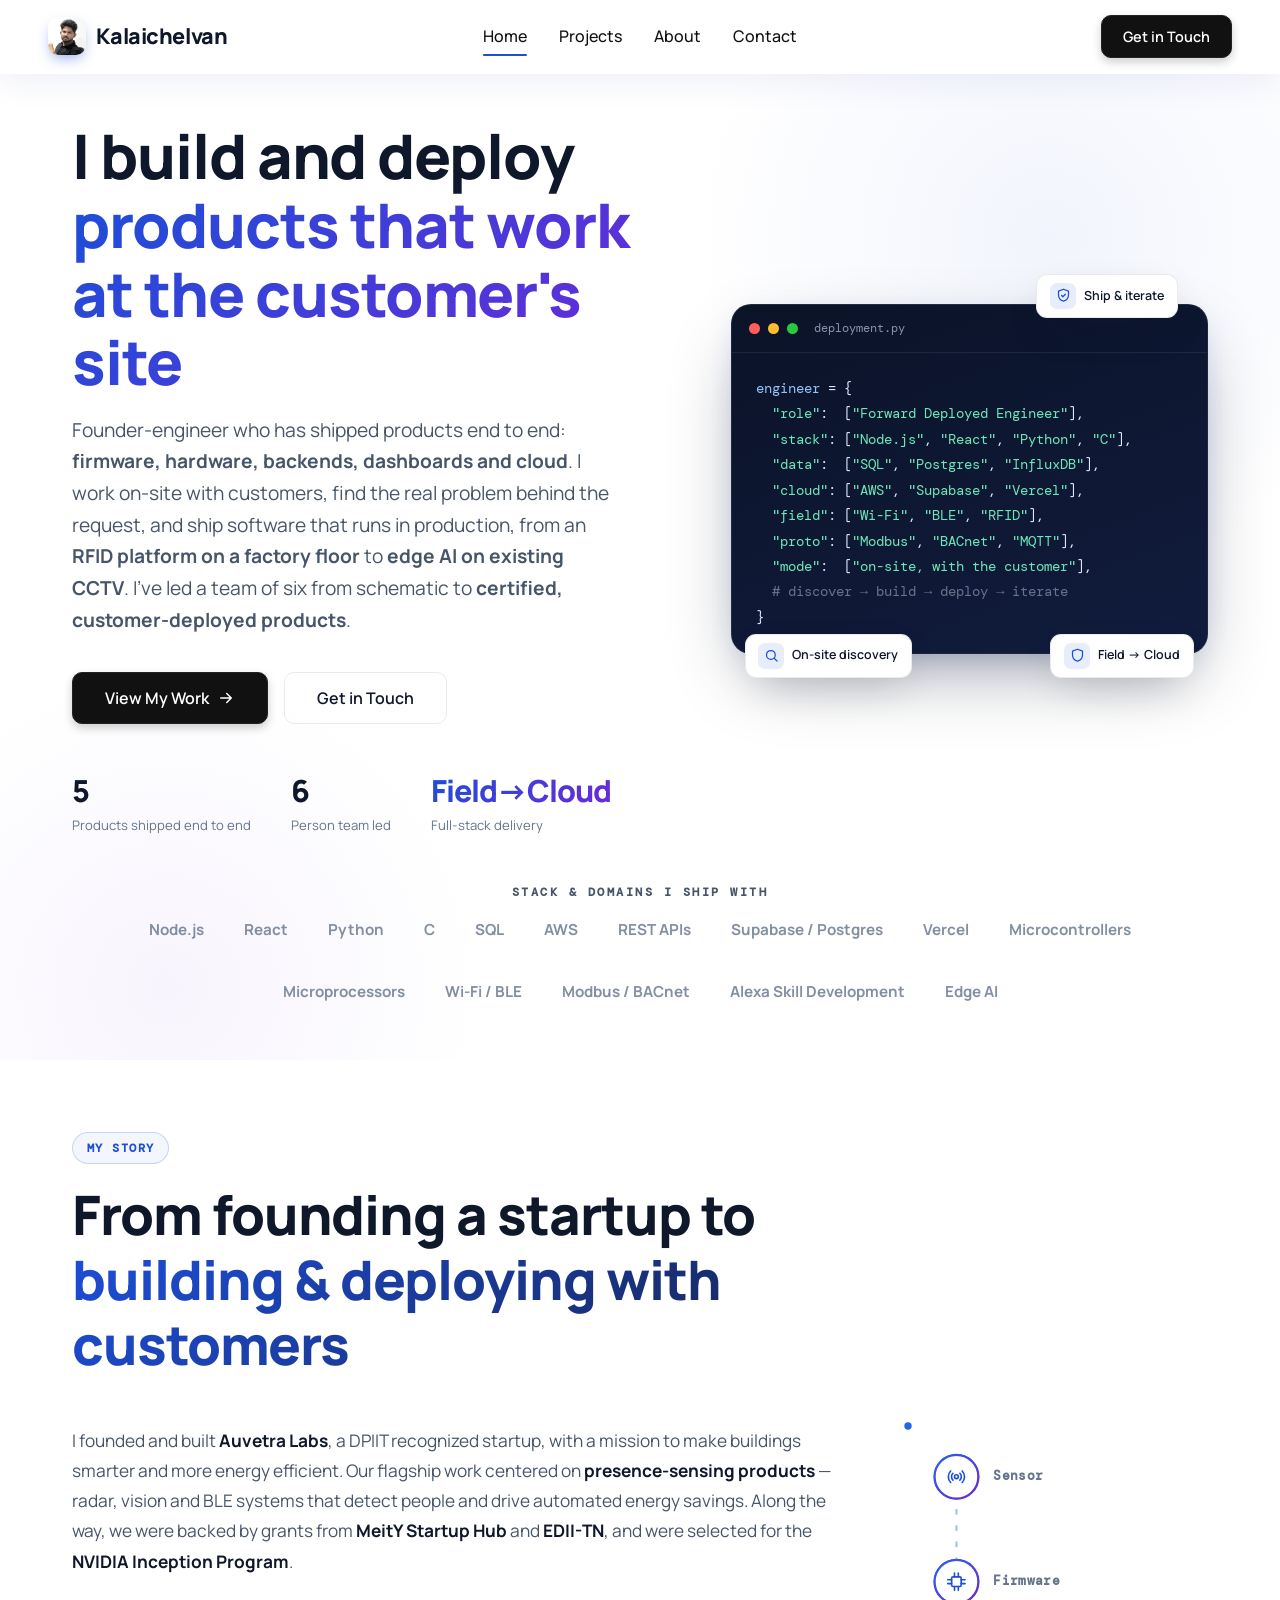
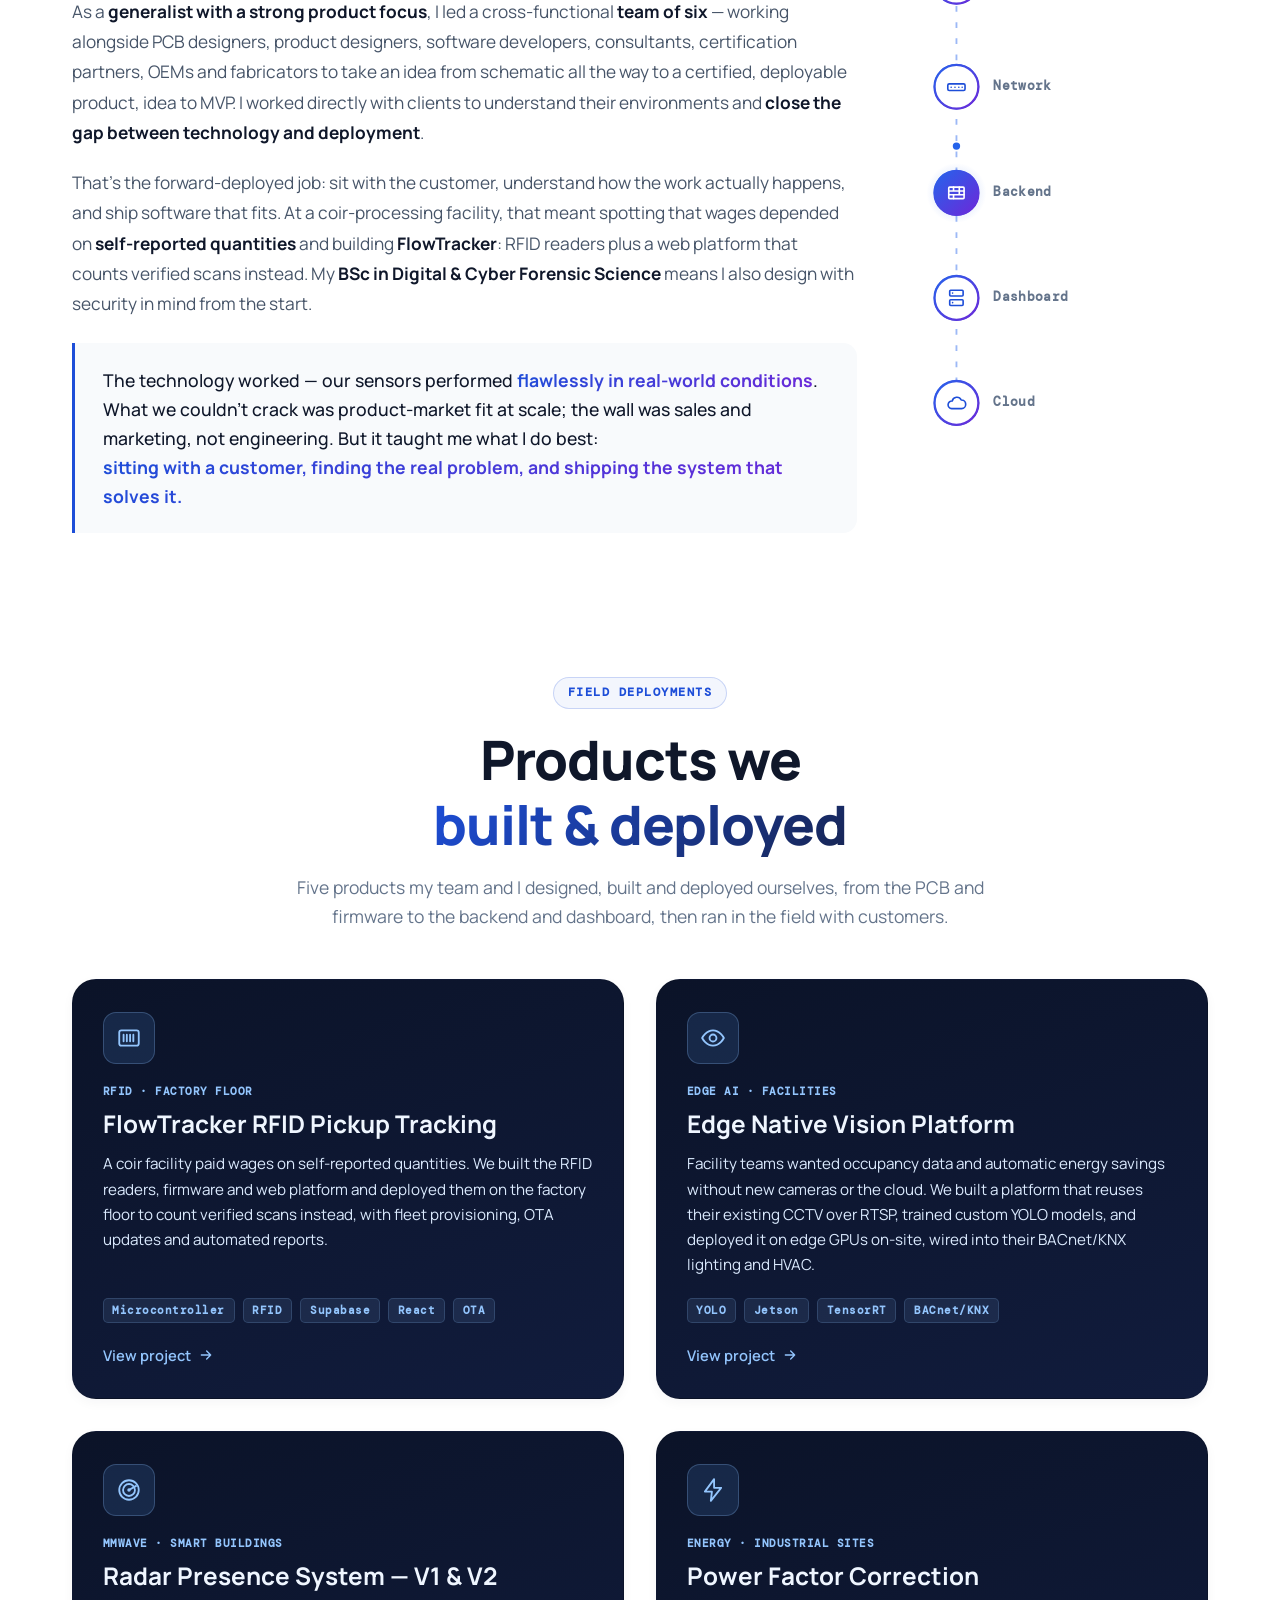
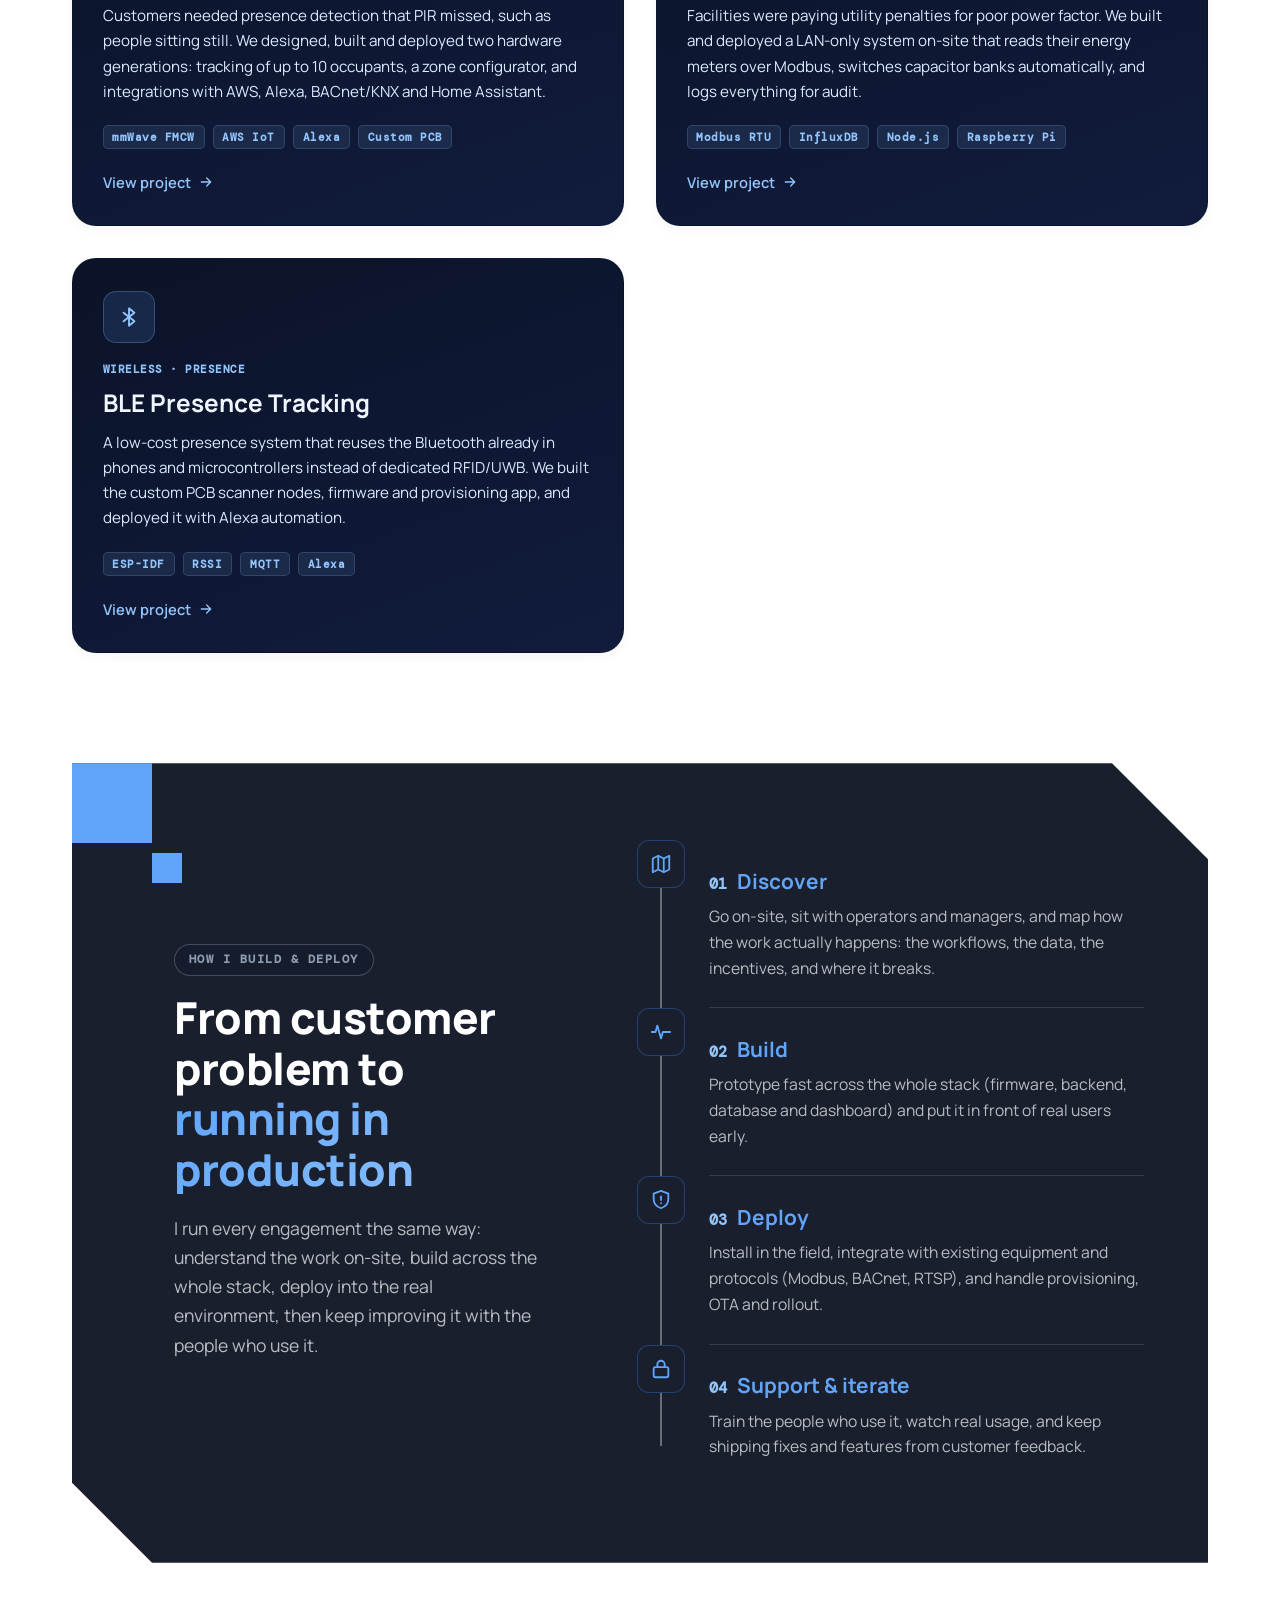
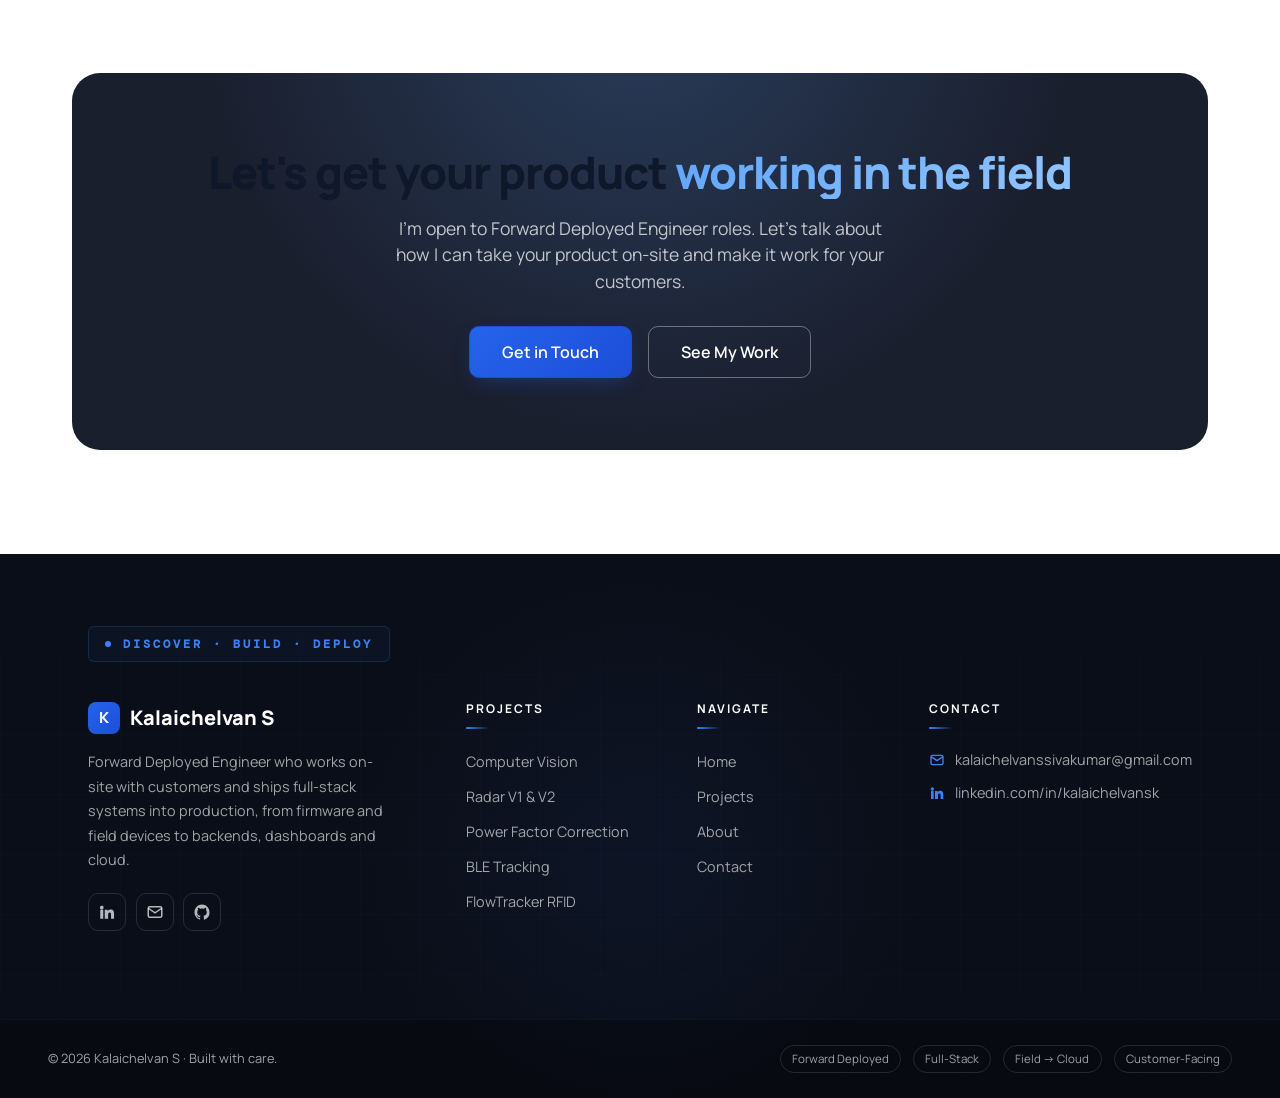
<file: index.html>
<!DOCTYPE html>
<html lang="en">
<head>
  <meta charset="UTF-8" />
  <meta name="viewport" content="width=device-width, initial-scale=1.0" />
  <title>Kalaichelvan S — Forward Deployed Engineer</title>
  <meta name="description" content="Kalaichelvan S — Forward Deployed Engineer. Founder-engineer who works on-site with customers and ships full-stack systems into production, from firmware and field devices to backends, dashboards and cloud, secure by design." />
  <link rel="preconnect" href="https://fonts.googleapis.com" />
  <link rel="preconnect" href="https://fonts.gstatic.com" crossorigin />
  <link href="https://fonts.googleapis.com/css2?family=Manrope:wght@400;500;600;700;800&family=Inter:wght@400;500;600;700&family=DM+Mono:wght@400;500&display=swap" rel="stylesheet" />
  <link rel="stylesheet" href="assets/css/styles.css" />
</head>
<body>

  <!-- NAV -->
  <nav class="navbar" aria-label="Primary">
    <div class="nav-container">
      <a class="nav-logo" href="index.html"><img class="logo-mark logo-photo" src="assets/img/profile.jpg" alt="Kalaichelvan S" />Kalaichelvan</a>
      <div class="nav-links">
        <a href="index.html" class="nav-link active">Home</a>
        <a href="projects.html" class="nav-link">Projects</a>
        <a href="about.html" class="nav-link">About</a>
        <a href="contact.html" class="nav-link">Contact</a>
      </div>
      <div class="nav-right">
        <a href="contact.html" class="btn btn-dark btn-sm">Get in Touch</a>
        <button class="mobile-menu-btn" aria-label="Menu" aria-expanded="false">
          <svg class="icon-open" viewBox="0 0 24 24" fill="none" stroke="currentColor" stroke-width="2" stroke-linecap="round"><path d="M4 6h16M4 12h16M4 18h16"/></svg>
          <svg class="icon-close" viewBox="0 0 24 24" fill="none" stroke="currentColor" stroke-width="2" stroke-linecap="round"><path d="M6 6l12 12M18 6L6 18"/></svg>
        </button>
      </div>
    </div>
  </nav>
  <div class="navbar-spacer"></div>

  <!-- HERO -->
  <header class="hero">
    <div class="container">
      <div class="hero-main">
        <div class="hero-content">
          <h1>I build and deploy <span class="highlight">products that work at the customer's site</span></h1>
          <p class="hero-subtitle">
            Founder-engineer who has shipped products end to end: <strong>firmware, hardware, backends,
            dashboards and cloud</strong>. I work on-site with customers, find the real problem behind the
            request, and ship software that runs in production, from an <strong>RFID platform on a factory
            floor</strong> to <strong>edge AI on existing CCTV</strong>. I've led a team of six from
            schematic to <strong>certified, customer-deployed products</strong>.
          </p>
          <div class="hero-actions">
            <a href="projects.html" class="btn btn-dark">
              View My Work
              <svg viewBox="0 0 24 24" fill="none" stroke="currentColor" stroke-width="2"><path d="M5 12h14M13 6l6 6-6 6" stroke-linecap="round" stroke-linejoin="round"/></svg>
            </a>
            <a href="contact.html" class="btn btn-light">Get in Touch</a>
          </div>
          <div class="hero-stats">
            <div class="hero-stat"><div class="num"><span data-count="5">0</span></div><div class="label">Products shipped end to end</div></div>
            <div class="hero-stat"><div class="num"><span data-count="6">0</span></div><div class="label">Person team led</div></div>
            <div class="hero-stat"><div class="num"><span class="highlight">Field→Cloud</span></div><div class="label">Full-stack delivery</div></div>
          </div>
        </div>

        <div class="hero-visual reveal">
          <div class="code-card">
            <div class="code-bar"><i></i><i></i><i></i><span>deployment.py</span></div>
            <div class="code-body">
<span class="ln"><span class="c-key">engineer</span> = {</span>
<span class="ln">  <span class="c-str">"role"</span>:  [<span class="c-str">"Forward Deployed Engineer"</span>],</span>
<span class="ln">  <span class="c-str">"stack"</span>: [<span class="c-str">"Node.js"</span>, <span class="c-str">"React"</span>, <span class="c-str">"Python"</span>, <span class="c-str">"C"</span>],</span>
<span class="ln">  <span class="c-str">"data"</span>:  [<span class="c-str">"SQL"</span>, <span class="c-str">"Postgres"</span>, <span class="c-str">"InfluxDB"</span>],</span>
<span class="ln">  <span class="c-str">"cloud"</span>: [<span class="c-str">"AWS"</span>, <span class="c-str">"Supabase"</span>, <span class="c-str">"Vercel"</span>],</span>
<span class="ln">  <span class="c-str">"field"</span>: [<span class="c-str">"Wi-Fi"</span>, <span class="c-str">"BLE"</span>, <span class="c-str">"RFID"</span>],</span>
<span class="ln">  <span class="c-str">"proto"</span>: [<span class="c-str">"Modbus"</span>, <span class="c-str">"BACnet"</span>, <span class="c-str">"MQTT"</span>],</span>
<span class="ln">  <span class="c-str">"mode"</span>:  [<span class="c-str">"on-site, with the customer"</span>],</span>
<span class="ln">  <span class="c-com"># discover → build → deploy → iterate</span></span>
<span class="ln">}</span>
            </div>
          </div>
          <div class="code-chip code-chip--b">
            <span class="ic"><svg viewBox="0 0 24 24" fill="none" stroke="currentColor" stroke-width="2"><path d="M12 2 4 5v6c0 5 3.4 8.5 8 10 4.6-1.5 8-5 8-10V5l-8-3z" stroke-linejoin="round"/><path d="m9 12 2 2 4-4" stroke-linecap="round" stroke-linejoin="round"/></svg></span>
            Ship &amp; iterate
          </div>
          <div class="code-chip code-chip--c">
            <span class="ic"><svg viewBox="0 0 24 24" fill="none" stroke="currentColor" stroke-width="2"><circle cx="11" cy="11" r="7"/><path d="m21 21-4.3-4.3" stroke-linecap="round"/></svg></span>
            On-site discovery
          </div>
          <div class="code-chip code-chip--a">
            <span class="ic"><svg viewBox="0 0 24 24" fill="none" stroke="currentColor" stroke-width="2"><path d="M12 2 4 5v6c0 5 3.4 8.5 8 10 4.6-1.5 8-5 8-10V5l-8-3z" stroke-linejoin="round"/></svg></span>
            Field → Cloud
          </div>
        </div>
      </div>

      <!-- Logos strip -->
      <div class="hero-logos reveal">
        <p class="hero-logos-title">Stack &amp; domains I ship with</p>
        <div class="hero-logos-row">
          <span>Node.js</span><span>React</span><span>Python</span><span>C</span><span>SQL</span><span>AWS</span><span>REST APIs</span>
          <span>Supabase / Postgres</span><span>Vercel</span><span>Microcontrollers</span><span>Microprocessors</span><span>Wi-Fi / BLE</span>
          <span>Modbus / BACnet</span><span>Alexa Skill Development</span><span>Edge AI</span>
        </div>
      </div>
    </div>
  </header>

  <!-- MY STORY -->
  <section class="section" id="story">
    <div class="container">
      <div class="section-header left reveal">
        <span class="section-label">My Story</span>
        <h2>From founding a startup to <span class="highlight">building &amp; deploying with customers</span></h2>
      </div>
      <div class="story-grid2">
        <div class="story-body reveal">
          <p>
            I founded and built <strong>Auvetra Labs</strong>, a DPIIT recognized startup, with a
            mission to make buildings smarter and more energy efficient. Our flagship work centered on
            <strong>presence-sensing products</strong> — radar, vision and BLE systems that detect people
            and drive automated energy savings. Along the way, we were backed by grants from
            <strong>MeitY Startup Hub</strong> and <strong>EDII-TN</strong>, and were selected for the
            <strong>NVIDIA Inception Program</strong>.
          </p>
          <p>
            As a <strong>generalist with a strong product focus</strong>, I led a cross-functional
            <strong>team of six</strong> — working alongside PCB designers, product designers, software
            developers, consultants, certification partners, OEMs and fabricators to take an idea from
            schematic all the way to a certified, deployable product, idea to MVP. I worked directly with
            clients to understand their environments and <strong>close the gap between technology and deployment</strong>.
          </p>
          <p>
            That's the forward-deployed job: sit with the customer, understand how the work actually
            happens, and ship software that fits. At a coir-processing facility, that meant spotting that
            wages depended on <strong>self-reported quantities</strong> and building
            <a href="project-flowtracker.html"><strong>FlowTracker</strong></a>: RFID readers plus a web
            platform that counts verified scans instead. My <strong>BSc in Digital &amp; Cyber Forensic Science</strong> means I also design with security in mind from the start.
          </p>
          <blockquote class="story-quote">
            <p>
              The technology worked — our sensors performed <span class="highlight">flawlessly in real-world
              conditions</span>. What we couldn't crack was product-market fit at scale; the wall was sales and
              marketing, not engineering. But it taught me what I do best: <span class="highlight">sitting with a customer, finding the real problem, and shipping the system that solves it.</span>
            </p>
          </blockquote>
        </div>

        <div class="story-visual reveal" aria-hidden="true">
          <svg class="story-svg" viewBox="0 0 260 544" xmlns="http://www.w3.org/2000/svg">
            <defs>
            <linearGradient id="sgrad" x1="0" y1="0" x2="1" y2="1"><stop offset="0" stop-color="#2563eb"/><stop offset="1" stop-color="#6d28d9"/></linearGradient>
            <radialGradient id="sglow" cx="50%" cy="50%" r="50%"><stop offset="0" stop-color="#2563eb" stop-opacity="0.28"/><stop offset="1" stop-color="#2563eb" stop-opacity="0"/></radialGradient>
            </defs>
            <line class="sv-line" x1="42" y1="44" x2="42" y2="500"/>
            <circle r="3.2" fill="#2563eb"><animateMotion dur="4.2s" begin="0s" repeatCount="indefinite" path="M42 44 L42 500"/></circle>
            <circle r="3.2" fill="#2563eb"><animateMotion dur="4.2s" begin="1.4s" repeatCount="indefinite" path="M42 44 L42 500"/></circle>
            <circle r="3.2" fill="#2563eb"><animateMotion dur="4.2s" begin="2.8s" repeatCount="indefinite" path="M42 44 L42 500"/></circle>
            <circle class="sv-ring" cx="42" cy="44" r="19" style="animation-delay:0.00s"/>
            <circle cx="42" cy="44" r="19" fill="#fff" stroke="url(#sgrad)" stroke-width="2"/>
            <g transform="translate(32,34) scale(0.83)" fill="none" stroke="#1d4ed8" stroke-width="1.7" stroke-linecap="round" stroke-linejoin="round"><circle cx="12" cy="12" r="2"/><path d="M8.4 8.4a5 5 0 0 0 0 7.2M15.6 8.4a5 5 0 0 1 0 7.2M6 6a8.5 8.5 0 0 0 0 12M18 6a8.5 8.5 0 0 1 0 12"/></g>
            <text x="74" y="44" dominant-baseline="middle" class="sv-label">Sensor</text>
            <circle class="sv-ring" cx="42" cy="135" r="19" style="animation-delay:0.45s"/>
            <circle cx="42" cy="135" r="19" fill="#fff" stroke="url(#sgrad)" stroke-width="2"/>
            <g transform="translate(32,125) scale(0.83)" fill="none" stroke="#1d4ed8" stroke-width="1.7" stroke-linecap="round" stroke-linejoin="round"><rect x="7" y="7" width="10" height="10" rx="1.5"/><path d="M10 3v4M14 3v4M10 17v4M14 17v4M3 10h4M3 14h4M17 10h4M17 14h4"/></g>
            <text x="74" y="135" dominant-baseline="middle" class="sv-label">Firmware</text>
            <circle class="sv-ring" cx="42" cy="226" r="19" style="animation-delay:0.90s"/>
            <circle cx="42" cy="226" r="19" fill="#fff" stroke="url(#sgrad)" stroke-width="2"/>
            <g transform="translate(32,216) scale(0.83)" fill="none" stroke="#1d4ed8" stroke-width="1.7" stroke-linecap="round" stroke-linejoin="round"><rect x="3" y="9" width="18" height="7" rx="1.5"/><path d="M6.5 12.5h.01M10.5 12.5h.01M14.5 12.5h.01M18 12.5h.01"/></g>
            <text x="74" y="226" dominant-baseline="middle" class="sv-label">Network</text>
            <circle class="sv-glow" cx="42" cy="318" r="26" fill="url(#sglow)"/>
            <circle class="sv-ring" cx="42" cy="318" r="19" style="animation-delay:1.35s"/>
            <circle cx="42" cy="318" r="19" fill="url(#sgrad)" stroke="url(#sgrad)" stroke-width="2"/>
            <g transform="translate(32,308) scale(0.83)" fill="none" stroke="#ffffff" stroke-width="1.7" stroke-linecap="round" stroke-linejoin="round"><rect x="4" y="6" width="16" height="12" rx="1"/><path d="M4 10h16M4 14h16M9 6v4M15 10v4M9 14v4M15 6v4"/></g>
            <text x="74" y="318" dominant-baseline="middle" class="sv-label" font-weight="700">Backend</text>
            <circle class="sv-ring" cx="42" cy="409" r="19" style="animation-delay:1.80s"/>
            <circle cx="42" cy="409" r="19" fill="#fff" stroke="url(#sgrad)" stroke-width="2"/>
            <g transform="translate(32,399) scale(0.83)" fill="none" stroke="#1d4ed8" stroke-width="1.7" stroke-linecap="round" stroke-linejoin="round"><rect x="5" y="4" width="14" height="6" rx="1"/><rect x="5" y="14" width="14" height="6" rx="1"/><path d="M8 7h.01M8 17h.01"/></g>
            <text x="74" y="409" dominant-baseline="middle" class="sv-label">Dashboard</text>
            <circle class="sv-ring" cx="42" cy="500" r="19" style="animation-delay:2.25s"/>
            <circle cx="42" cy="500" r="19" fill="#fff" stroke="url(#sgrad)" stroke-width="2"/>
            <g transform="translate(32,490) scale(0.83)" fill="none" stroke="#1d4ed8" stroke-width="1.7" stroke-linecap="round" stroke-linejoin="round"><path d="M7 18a4 4 0 0 1 .6-8 5 5 0 0 1 9.4-1 3.6 3.6 0 0 1 .4 9H7z"/></g>
            <text x="74" y="500" dominant-baseline="middle" class="sv-label">Cloud</text>
            </svg>
        </div>
      </div>
    </div>
  </section>

  <!-- FIELD DEPLOYMENTS -->
  <section class="section" id="projects">
    <div class="container">
      <div class="section-header reveal">
        <span class="section-label">Field Deployments</span>
        <h2>Products we <span class="highlight">built &amp; deployed</span></h2>
        <p>Five products my team and I designed, built and deployed ourselves, from the PCB and firmware to the backend and dashboard, then ran in the field with customers.</p>
      </div>

      <div class="cards-grid">

        <a class="feature-card reveal" href="project-flowtracker.html">
          <div class="feature-card-box">
            <div class="feature-card-icon"><svg viewBox="0 0 24 24" fill="none" stroke="currentColor" stroke-width="1.7"><rect x="3" y="5" width="18" height="14" rx="2"/><path d="M7 9v6M10 9v6M13 9v6M16 9v6" stroke-linecap="round"/></svg></div>
            <div class="feature-card-tag">RFID · Factory Floor</div>
            <h3 class="feature-card-title">FlowTracker RFID Pickup Tracking</h3>
            <p class="feature-card-desc">A coir facility paid wages on self-reported quantities. We built the RFID readers, firmware and web platform and deployed them on the factory floor to count verified scans instead, with fleet provisioning, OTA updates and automated reports.</p>
            <div class="expertise-tags"><span class="expertise-tag">Microcontroller</span><span class="expertise-tag">RFID</span><span class="expertise-tag">Supabase</span><span class="expertise-tag">React</span><span class="expertise-tag">OTA</span></div>
            <span class="feature-card-cta">View project <svg viewBox="0 0 24 24" fill="none" stroke="currentColor" stroke-width="2"><path d="M5 12h14M13 6l6 6-6 6" stroke-linecap="round" stroke-linejoin="round"/></svg></span>
          </div>
        </a>
        <!-- CV -->
        <a class="feature-card reveal" data-delay="1" href="project-computer-vision.html">
          <div class="feature-card-box">
            <div class="feature-card-icon"><svg viewBox="0 0 24 24" fill="none" stroke="currentColor" stroke-width="1.7"><path d="M2 12s3.5-7 10-7 10 7 10 7-3.5 7-10 7-10-7-10-7z"/><circle cx="12" cy="12" r="3.2"/></svg></div>
            <div class="feature-card-tag">Edge AI · Facilities</div>
            <h3 class="feature-card-title">Edge Native Vision Platform</h3>
            <p class="feature-card-desc">Facility teams wanted occupancy data and automatic energy savings without new cameras or the cloud. We built a platform that reuses their existing CCTV over RTSP, trained custom YOLO models, and deployed it on edge GPUs on-site, wired into their BACnet/KNX lighting and HVAC.</p>
            <div class="expertise-tags"><span class="expertise-tag">YOLO</span><span class="expertise-tag">Jetson</span><span class="expertise-tag">TensorRT</span><span class="expertise-tag">BACnet/KNX</span></div>
            <span class="feature-card-cta">View project <svg viewBox="0 0 24 24" fill="none" stroke="currentColor" stroke-width="2"><path d="M5 12h14M13 6l6 6-6 6" stroke-linecap="round" stroke-linejoin="round"/></svg></span>
          </div>
        </a>

        <!-- Radar -->
        <a class="feature-card reveal" href="project-radar.html">
          <div class="feature-card-box">
            <div class="feature-card-icon"><svg viewBox="0 0 24 24" fill="none" stroke="currentColor" stroke-width="1.7"><path d="M12 12l7-4"/><circle cx="12" cy="12" r="9"/><circle cx="12" cy="12" r="5.5"/><circle cx="12" cy="12" r="1.6" fill="currentColor" stroke="none"/></svg></div>
            <div class="feature-card-tag">mmWave · Smart Buildings</div>
            <h3 class="feature-card-title">Radar Presence System — V1 &amp; V2</h3>
            <p class="feature-card-desc">Customers needed presence detection that PIR missed, such as people sitting still. We designed, built and deployed two hardware generations: tracking of up to 10 occupants, a zone configurator, and integrations with AWS, Alexa, BACnet/KNX and Home Assistant.</p>
            <div class="expertise-tags"><span class="expertise-tag">mmWave FMCW</span><span class="expertise-tag">AWS IoT</span><span class="expertise-tag">Alexa</span><span class="expertise-tag">Custom PCB</span></div>
            <span class="feature-card-cta">View project <svg viewBox="0 0 24 24" fill="none" stroke="currentColor" stroke-width="2"><path d="M5 12h14M13 6l6 6-6 6" stroke-linecap="round" stroke-linejoin="round"/></svg></span>
          </div>
        </a>

        <!-- PFC -->
        <a class="feature-card reveal" data-delay="1" href="project-power-factor.html">
          <div class="feature-card-box">
            <div class="feature-card-icon"><svg viewBox="0 0 24 24" fill="none" stroke="currentColor" stroke-width="1.7"><path d="M13 2L4.5 13.5H11l-1 8.5L19.5 10H13l0-8z" stroke-linejoin="round"/></svg></div>
            <div class="feature-card-tag">Energy · Industrial Sites</div>
            <h3 class="feature-card-title">Power Factor Correction</h3>
            <p class="feature-card-desc">Facilities were paying utility penalties for poor power factor. We built and deployed a LAN-only system on-site that reads their energy meters over Modbus, switches capacitor banks automatically, and logs everything for audit.</p>
            <div class="expertise-tags"><span class="expertise-tag">Modbus RTU</span><span class="expertise-tag">InfluxDB</span><span class="expertise-tag">Node.js</span><span class="expertise-tag">Raspberry Pi</span></div>
            <span class="feature-card-cta">View project <svg viewBox="0 0 24 24" fill="none" stroke="currentColor" stroke-width="2"><path d="M5 12h14M13 6l6 6-6 6" stroke-linecap="round" stroke-linejoin="round"/></svg></span>
          </div>
        </a>

        <!-- BLE -->
        <a class="feature-card reveal" href="project-ble-tracking.html">
          <div class="feature-card-box">
            <div class="feature-card-icon"><svg viewBox="0 0 24 24" fill="none" stroke="currentColor" stroke-width="1.7"><path d="M7 8l10 8-5 4V4l5 4-10 8" stroke-linejoin="round" stroke-linecap="round"/></svg></div>
            <div class="feature-card-tag">Wireless · Presence</div>
            <h3 class="feature-card-title">BLE Presence Tracking</h3>
            <p class="feature-card-desc">A low-cost presence system that reuses the Bluetooth already in phones and microcontrollers instead of dedicated RFID/UWB. We built the custom PCB scanner nodes, firmware and provisioning app, and deployed it with Alexa automation.</p>
            <div class="expertise-tags"><span class="expertise-tag">ESP-IDF</span><span class="expertise-tag">RSSI</span><span class="expertise-tag">MQTT</span><span class="expertise-tag">Alexa</span></div>
            <span class="feature-card-cta">View project <svg viewBox="0 0 24 24" fill="none" stroke="currentColor" stroke-width="2"><path d="M5 12h14M13 6l6 6-6 6" stroke-linecap="round" stroke-linejoin="round"/></svg></span>
          </div>
        </a>
      </div>
    </div>
  </section>

  <!-- HOW I BUILD -->
  <section class="outcomes">
    <div class="container">
      <div class="outcomes-panel reveal">
        <div class="outcomes-panel-accents"><span class="a1"></span><span class="a2"></span></div>
        <div class="outcomes-container">
          <div class="outcomes-intro">
            <span class="outcomes-eyebrow">How I Build &amp; Deploy</span>
            <h3 class="outcomes-title">From customer problem to <span class="highlight">running in production</span></h3>
            <p class="outcomes-subtitle">I run every engagement the same way: understand the work on-site, build across the whole stack, deploy into the real environment, then keep improving it with the people who use it.</p>
          </div>
          <ul class="outcomes-list">
            <li class="outcomes-item">
              <span class="outcomes-item-icon"><svg viewBox="0 0 24 24" fill="none" stroke="currentColor" stroke-width="2"><path d="M9 3 3 6v15l6-3 6 3 6-3V3l-6 3-6-3z" stroke-linejoin="round"/><path d="M9 3v15M15 6v15"/></svg></span>
              <div class="outcomes-item-content">
                <div class="outcomes-item-title"><span class="step">01</span> Discover</div>
                <p class="outcomes-item-desc">Go on-site, sit with operators and managers, and map how the work actually happens: the workflows, the data, the incentives, and where it breaks.</p>
              </div>
            </li>
            <li class="outcomes-item">
              <span class="outcomes-item-icon"><svg viewBox="0 0 24 24" fill="none" stroke="currentColor" stroke-width="2"><path d="M2 12h4l2-7 4 14 2-7h8" stroke-linecap="round" stroke-linejoin="round"/></svg></span>
              <div class="outcomes-item-content">
                <div class="outcomes-item-title"><span class="step">02</span> Build</div>
                <p class="outcomes-item-desc">Prototype fast across the whole stack (firmware, backend, database and dashboard) and put it in front of real users early.</p>
              </div>
            </li>
            <li class="outcomes-item">
              <span class="outcomes-item-icon"><svg viewBox="0 0 24 24" fill="none" stroke="currentColor" stroke-width="2"><path d="M12 2 4 5v6c0 5 3.4 8.5 8 10 4.6-1.5 8-5 8-10V5l-8-3z" stroke-linejoin="round"/><path d="M12 8v4M12 15.5h.01" stroke-linecap="round"/></svg></span>
              <div class="outcomes-item-content">
                <div class="outcomes-item-title"><span class="step">03</span> Deploy</div>
                <p class="outcomes-item-desc">Install in the field, integrate with existing equipment and protocols (Modbus, BACnet, RTSP), and handle provisioning, OTA and rollout.</p>
              </div>
            </li>
            <li class="outcomes-item">
              <span class="outcomes-item-icon"><svg viewBox="0 0 24 24" fill="none" stroke="currentColor" stroke-width="2"><rect x="4" y="10" width="16" height="11" rx="2"/><path d="M8 10V7a4 4 0 0 1 8 0v3"/></svg></span>
              <div class="outcomes-item-content">
                <div class="outcomes-item-title"><span class="step">04</span> Support &amp; iterate</div>
                <p class="outcomes-item-desc">Train the people who use it, watch real usage, and keep shipping fixes and features from customer feedback.</p>
              </div>
            </li>
          </ul>
        </div>
      </div>
    </div>
  </section>

  <!-- CTA -->
  <section class="section">
    <div class="container">
      <div class="cta-band reveal">
        <h2>Let's get your product <span class="highlight">working in the field</span></h2>
        <p>I'm open to Forward Deployed Engineer roles. Let's talk about how I can take your product on-site and make it work for your customers.</p>
        <div class="hero-actions">
          <a href="contact.html" class="btn btn-blue">Get in Touch</a>
          <a href="projects.html" class="btn btn-light">See My Work</a>
        </div>
      </div>
    </div>
  </section>

  <!-- FOOTER -->
  <footer class="footer">
    <div class="footer-grid-bg"></div>
    <div class="footer-inner">
      <div class="footer-motto">Discover · Build · Deploy</div>
      <div class="footer-container">
        <div class="footer-brand">
          <div class="footer-logo"><span class="logo-mark">K</span> Kalaichelvan S</div>
          <p class="footer-description">Forward Deployed Engineer who works on-site with customers and ships full-stack systems into production, from firmware and field devices to backends, dashboards and cloud.</p>
          <div class="footer-socials">
            <a href="https://www.linkedin.com/in/kalaichelvansk/" target="_blank" rel="noopener" aria-label="LinkedIn"><svg viewBox="0 0 24 24" fill="currentColor"><path d="M4.98 3.5A2.5 2.5 0 1 1 5 8.5a2.5 2.5 0 0 1 0-5zM3 9h4v12H3zM9 9h3.8v1.7h.05c.53-1 1.83-2.05 3.77-2.05 4.03 0 4.78 2.65 4.78 6.1V21h-4v-5.4c0-1.29-.02-2.95-1.8-2.95-1.8 0-2.08 1.4-2.08 2.85V21H9z"/></svg></a>
            <a href="mailto:kalaichelvanssivakumar@gmail.com" aria-label="Email"><svg viewBox="0 0 24 24" fill="none" stroke="currentColor" stroke-width="2"><rect x="3" y="5" width="18" height="14" rx="2"/><path d="m3 7 9 6 9-6"/></svg></a>
            <a href="https://github.com/" target="_blank" rel="noopener" aria-label="GitHub"><svg viewBox="0 0 24 24" fill="currentColor"><path d="M12 2C6.48 2 2 6.58 2 12.25c0 4.53 2.87 8.37 6.84 9.73.5.1.68-.22.68-.49v-1.7c-2.78.62-3.37-1.22-3.37-1.22-.45-1.18-1.11-1.5-1.11-1.5-.91-.63.07-.62.07-.62 1 .07 1.53 1.06 1.53 1.06.89 1.56 2.34 1.11 2.91.85.09-.66.35-1.11.63-1.36-2.22-.26-4.55-1.14-4.55-5.07 0-1.12.39-2.03 1.03-2.75-.1-.26-.45-1.3.1-2.71 0 0 .84-.28 2.75 1.05a9.36 9.36 0 0 1 5 0c1.91-1.33 2.75-1.05 2.75-1.05.55 1.41.2 2.45.1 2.71.64.72 1.03 1.63 1.03 2.75 0 3.94-2.34 4.81-4.57 5.06.36.32.68.94.68 1.9v2.81c0 .27.18.6.69.49A10.26 10.26 0 0 0 22 12.25C22 6.58 17.52 2 12 2z"/></svg></a>
          </div>
        </div>
        <div class="footer-section">
          <h3>Projects</h3>
          <ul class="footer-links">
            <li><a href="project-computer-vision.html">Computer Vision</a></li>
            <li><a href="project-radar.html">Radar V1 &amp; V2</a></li>
            <li><a href="project-power-factor.html">Power Factor Correction</a></li>
            <li><a href="project-ble-tracking.html">BLE Tracking</a></li>
          <li><a href="project-flowtracker.html">FlowTracker RFID</a></li>
          </ul>
        </div>
        <div class="footer-section">
          <h3>Navigate</h3>
          <ul class="footer-links">
            <li><a href="index.html">Home</a></li>
            <li><a href="projects.html">Projects</a></li>
            <li><a href="about.html">About</a></li>
            <li><a href="contact.html">Contact</a></li>
          </ul>
        </div>
        <div class="footer-section">
          <h3>Contact</h3>
          <ul class="footer-contact">
            <li><svg viewBox="0 0 24 24" fill="none" stroke="currentColor" stroke-width="2"><rect x="3" y="5" width="18" height="14" rx="2"/><path d="m3 7 9 6 9-6"/></svg><a href="mailto:kalaichelvanssivakumar@gmail.com">kalaichelvanssivakumar@gmail.com</a></li>
            <li><svg viewBox="0 0 24 24" fill="currentColor"><path d="M4.98 3.5A2.5 2.5 0 1 1 5 8.5a2.5 2.5 0 0 1 0-5zM3 9h4v12H3zM9 9h3.8v1.7h.05c.53-1 1.83-2.05 3.77-2.05 4.03 0 4.78 2.65 4.78 6.1V21h-4v-5.4c0-1.29-.02-2.95-1.8-2.95-1.8 0-2.08 1.4-2.08 2.85V21H9z"/></svg><a href="https://www.linkedin.com/in/kalaichelvansk/" target="_blank" rel="noopener">linkedin.com/in/kalaichelvansk</a></li>
          </ul>
        </div>
      </div>
    </div>
    <div class="footer-bottom">
      <div class="footer-bottom-container">
        <span>© <span data-year>2026</span> Kalaichelvan S · Built with care.</span>
        <div class="footer-badges"><span>Forward Deployed</span><span>Full-Stack</span><span>Field → Cloud</span><span>Customer-Facing</span></div>
      </div>
    </div>
  </footer>

  <script src="assets/js/main.js"></script>
</body>
</html>
</file>
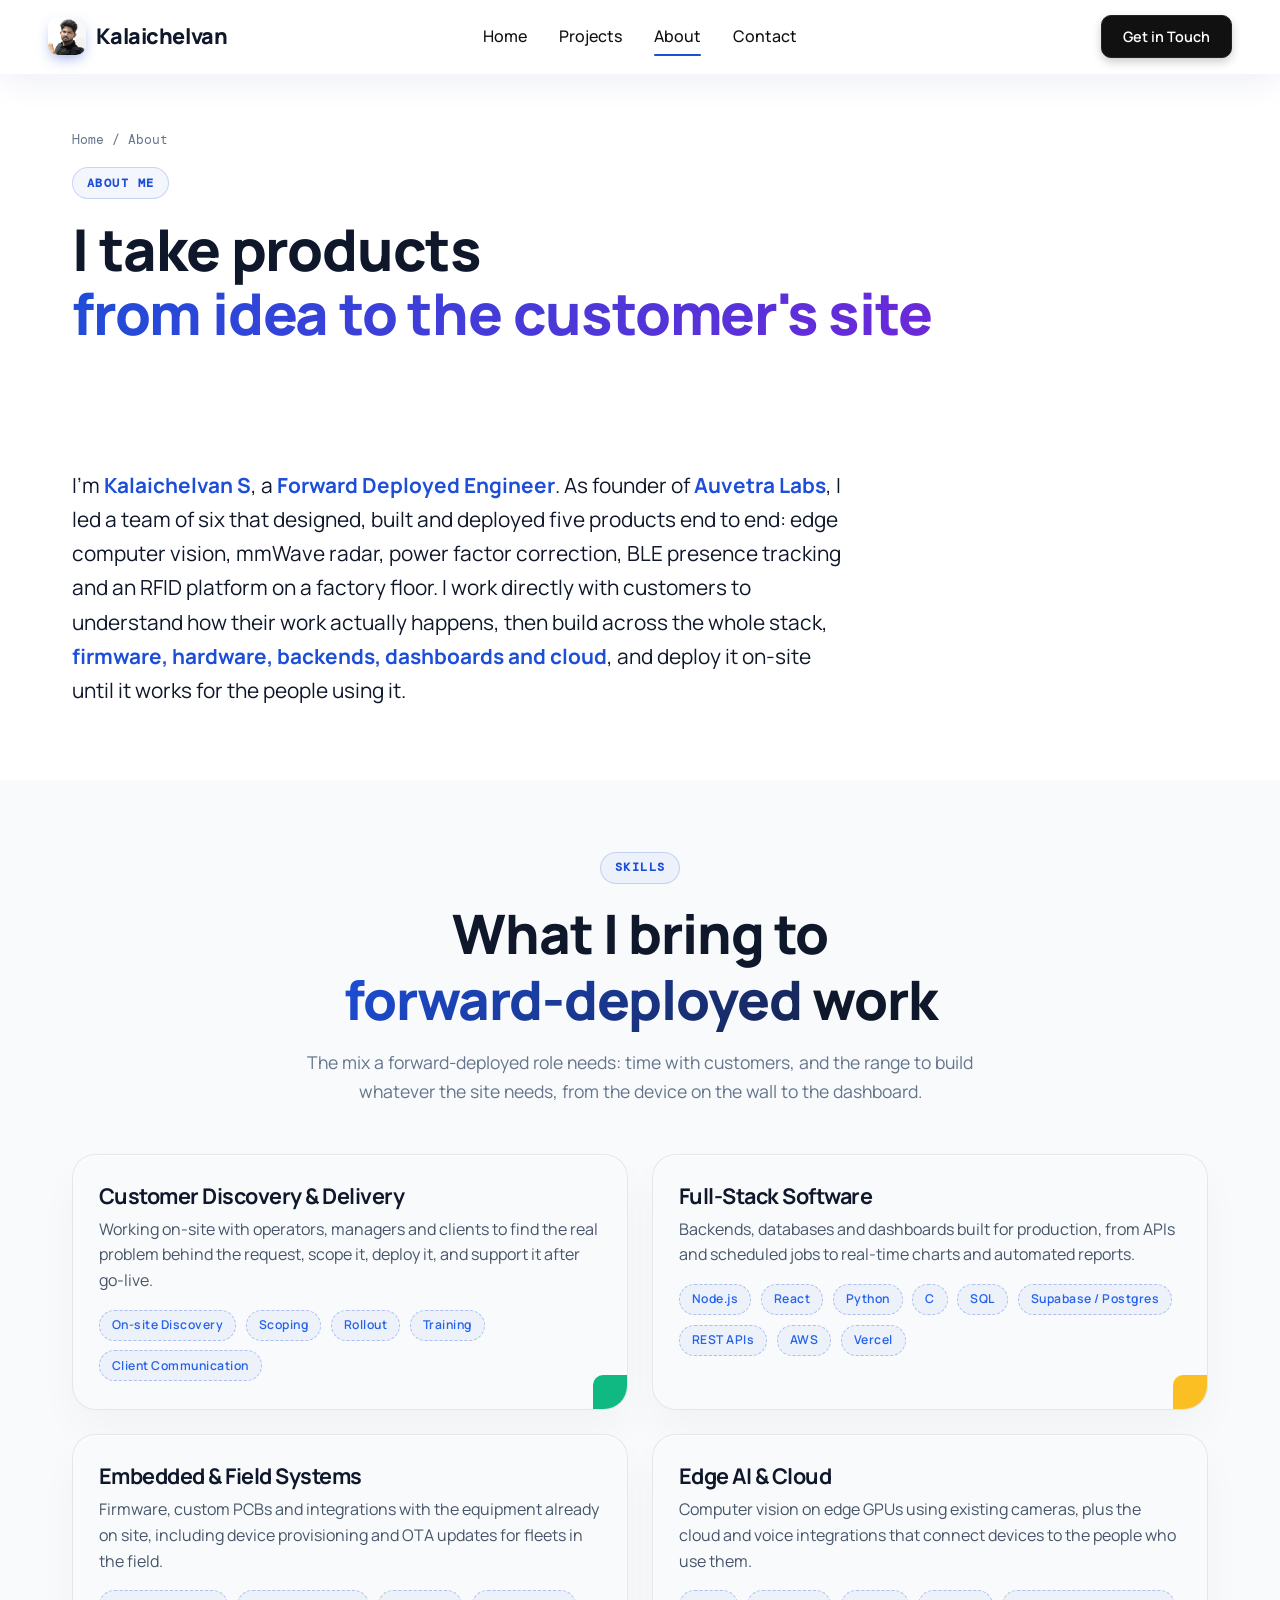
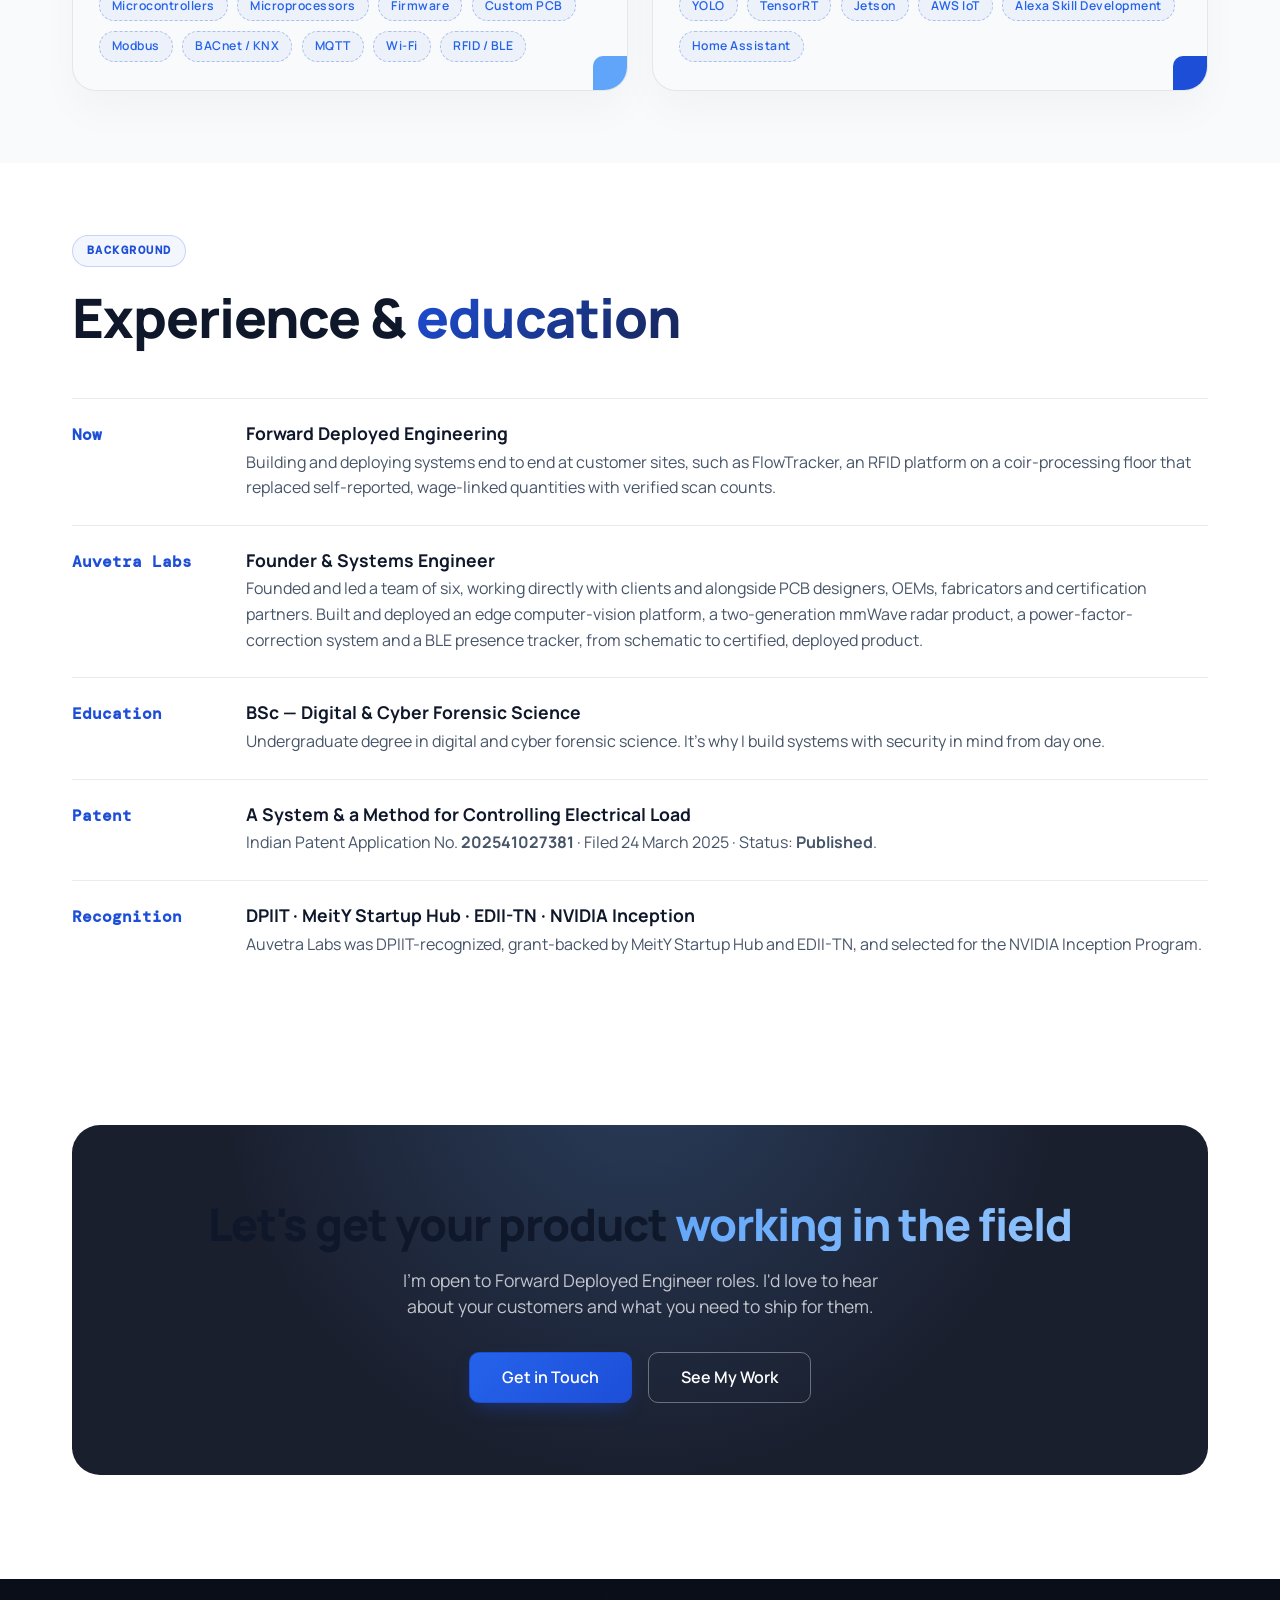
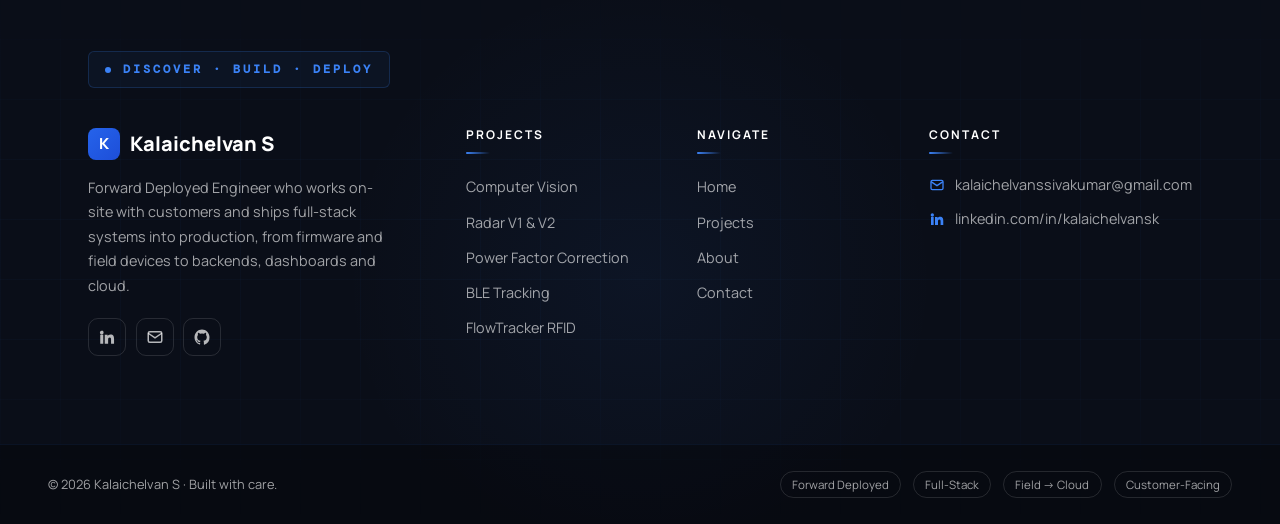
<file: about.html>
<!DOCTYPE html>
<html lang="en">
<head>
  <meta charset="UTF-8" />
  <meta name="viewport" content="width=device-width, initial-scale=1.0" />
  <title>About — Kalaichelvan S</title>
  <meta name="description" content="About Kalaichelvan S, a Forward Deployed Engineer and founder of Auvetra Labs who takes products from customer problem to production, across firmware, hardware, backends, dashboards and cloud." />
  <link rel="preconnect" href="https://fonts.googleapis.com" />
  <link rel="preconnect" href="https://fonts.gstatic.com" crossorigin />
  <link href="https://fonts.googleapis.com/css2?family=Manrope:wght@400;500;600;700;800&family=Inter:wght@400;500;600;700&family=DM+Mono:wght@400;500&display=swap" rel="stylesheet" />
  <link rel="stylesheet" href="assets/css/styles.css" />
</head>
<body>

  <nav class="navbar" aria-label="Primary">
    <div class="nav-container">
      <a class="nav-logo" href="index.html"><img class="logo-mark logo-photo" src="assets/img/profile.jpg" alt="Kalaichelvan S" />Kalaichelvan</a>
      <div class="nav-links">
        <a href="index.html" class="nav-link">Home</a>
        <a href="projects.html" class="nav-link">Projects</a>
        <a href="about.html" class="nav-link active">About</a>
        <a href="contact.html" class="nav-link">Contact</a>
      </div>
      <div class="nav-right">
        <a href="contact.html" class="btn btn-dark btn-sm">Get in Touch</a>
        <button class="mobile-menu-btn" aria-label="Menu" aria-expanded="false">
          <svg class="icon-open" viewBox="0 0 24 24" fill="none" stroke="currentColor" stroke-width="2" stroke-linecap="round"><path d="M4 6h16M4 12h16M4 18h16"/></svg>
          <svg class="icon-close" viewBox="0 0 24 24" fill="none" stroke="currentColor" stroke-width="2" stroke-linecap="round"><path d="M6 6l12 12M18 6L6 18"/></svg>
        </button>
      </div>
    </div>
  </nav>
  <div class="navbar-spacer"></div>

  <section class="page-hero">
    <div class="container reveal">
      <div class="breadcrumb"><a href="index.html">Home</a> / About</div>
      <span class="section-label">About Me</span>
      <h1>I take products <span class="highlight">from idea to the customer's site</span></h1>
    </div>
  </section>

  <section class="section">
    <div class="container">
      <p class="about-lead reveal">
        I'm <strong>Kalaichelvan S</strong>, a <strong>Forward Deployed Engineer</strong>. As founder of
        <strong>Auvetra Labs</strong>, I led a team of six that designed, built and deployed five products end to end: edge computer
        vision, mmWave radar, power factor correction, BLE presence tracking and an RFID platform on a factory
        floor. I work directly with customers to understand how their work actually happens, then build across
        the whole stack, <strong>firmware, hardware, backends, dashboards and cloud</strong>, and deploy it
        on-site until it works for the people using it.
      </p>
    </div>
  </section>

  <!-- Skills -->
  <section class="section section-secondary">
    <div class="container">
      <div class="section-header reveal">
        <span class="section-label">Skills</span>
        <h2>What I bring to <span class="highlight">forward-deployed</span> work</h2>
        <p>The mix a forward-deployed role needs: time with customers, and the range to build whatever the site needs, from the device on the wall to the dashboard.</p>
      </div>
      <div class="skill-grid">
        <div class="skill-card c-core reveal">
          <h3 class="skill-card-title">Customer Discovery &amp; Delivery</h3>
          <p class="skill-card-desc">Working on-site with operators, managers and clients to find the real problem behind the request, scope it, deploy it, and support it after go-live.</p>
          <div class="skill-tags"><span class="eco-tag">On-site Discovery</span><span class="eco-tag">Scoping</span><span class="eco-tag">Rollout</span><span class="eco-tag">Training</span><span class="eco-tag">Client Communication</span></div>
        </div>
        <div class="skill-card c-edge reveal" data-delay="1">
          <h3 class="skill-card-title">Full-Stack Software</h3>
          <p class="skill-card-desc">Backends, databases and dashboards built for production, from APIs and scheduled jobs to real-time charts and automated reports.</p>
          <div class="skill-tags"><span class="eco-tag">Node.js</span><span class="eco-tag">React</span><span class="eco-tag">Python</span><span class="eco-tag">C</span><span class="eco-tag">SQL</span><span class="eco-tag">Supabase / Postgres</span><span class="eco-tag">REST APIs</span><span class="eco-tag">AWS</span><span class="eco-tag">Vercel</span></div>
        </div>
        <div class="skill-card c-cloud reveal">
          <h3 class="skill-card-title">Embedded &amp; Field Systems</h3>
          <p class="skill-card-desc">Firmware, custom PCBs and integrations with the equipment already on site, including device provisioning and OTA updates for fleets in the field.</p>
          <div class="skill-tags"><span class="eco-tag">Microcontrollers</span><span class="eco-tag">Microprocessors</span><span class="eco-tag">Firmware</span><span class="eco-tag">Custom PCB</span><span class="eco-tag">Modbus</span><span class="eco-tag">BACnet / KNX</span><span class="eco-tag">MQTT</span><span class="eco-tag">Wi-Fi</span><span class="eco-tag">RFID / BLE</span></div>
        </div>
        <div class="skill-card reveal" data-delay="1">
          <h3 class="skill-card-title">Edge AI &amp; Cloud</h3>
          <p class="skill-card-desc">Computer vision on edge GPUs using existing cameras, plus the cloud and voice integrations that connect devices to the people who use them.</p>
          <div class="skill-tags"><span class="eco-tag">YOLO</span><span class="eco-tag">TensorRT</span><span class="eco-tag">Jetson</span><span class="eco-tag">AWS IoT</span><span class="eco-tag">Alexa Skill Development</span><span class="eco-tag">Home Assistant</span></div>
        </div>
      </div>
    </div>
  </section>

  <!-- Experience / context -->
  <section class="section">
    <div class="container">
      <div class="section-header left reveal">
        <span class="section-label">Background</span>
        <h2>Experience &amp; <span class="highlight">education</span></h2>
      </div>
      <div class="timeline reveal">
        <div class="tl-item"><span class="yr">Now</span><div><h4>Forward Deployed Engineering</h4><p>Building and deploying systems end to end at customer sites, such as FlowTracker, an RFID platform on a coir-processing floor that replaced self-reported, wage-linked quantities with verified scan counts.</p></div></div>
        <div class="tl-item"><span class="yr">Auvetra Labs</span><div><h4>Founder &amp; Systems Engineer</h4><p>Founded and led a team of six, working directly with clients and alongside PCB designers, OEMs, fabricators and certification partners. Built and deployed an edge computer-vision platform, a two-generation mmWave radar product, a power-factor-correction system and a BLE presence tracker, from schematic to certified, deployed product.</p></div></div>
        <div class="tl-item"><span class="yr">Education</span><div><h4>BSc — Digital &amp; Cyber Forensic Science</h4><p>Undergraduate degree in digital and cyber forensic science. It's why I build systems with security in mind from day one.</p></div></div>
        <div class="tl-item"><span class="yr">Patent</span><div><h4>A System &amp; a Method for Controlling Electrical Load</h4><p>Indian Patent Application No. <strong>202541027381</strong> · Filed 24 March 2025 · Status: <strong>Published</strong>.</p></div></div>
        <div class="tl-item"><span class="yr">Recognition</span><div><h4>DPIIT · MeitY Startup Hub · EDII-TN · NVIDIA Inception</h4><p>Auvetra Labs was DPIIT-recognized, grant-backed by MeitY Startup Hub and EDII-TN, and selected for the NVIDIA Inception Program.</p></div></div>
      </div>
    </div>
  </section>

  <section class="section">
    <div class="container">
      <div class="cta-band reveal">
        <h2>Let's get your product <span class="highlight">working in the field</span></h2>
        <p>I'm open to Forward Deployed Engineer roles. I'd love to hear about your customers and what you need to ship for them.</p>
        <div class="hero-actions"><a href="contact.html" class="btn btn-blue">Get in Touch</a><a href="projects.html" class="btn btn-light">See My Work</a></div>
      </div>
    </div>
  </section>

  <footer class="footer">
    <div class="footer-grid-bg"></div>
    <div class="footer-inner">
      <div class="footer-motto">Discover · Build · Deploy</div>
      <div class="footer-container">
        <div class="footer-brand">
          <div class="footer-logo"><span class="logo-mark">K</span> Kalaichelvan S</div>
          <p class="footer-description">Forward Deployed Engineer who works on-site with customers and ships full-stack systems into production, from firmware and field devices to backends, dashboards and cloud.</p>
          <div class="footer-socials">
            <a href="https://www.linkedin.com/in/kalaichelvansk/" target="_blank" rel="noopener" aria-label="LinkedIn"><svg viewBox="0 0 24 24" fill="currentColor"><path d="M4.98 3.5A2.5 2.5 0 1 1 5 8.5a2.5 2.5 0 0 1 0-5zM3 9h4v12H3zM9 9h3.8v1.7h.05c.53-1 1.83-2.05 3.77-2.05 4.03 0 4.78 2.65 4.78 6.1V21h-4v-5.4c0-1.29-.02-2.95-1.8-2.95-1.8 0-2.08 1.4-2.08 2.85V21H9z"/></svg></a>
            <a href="mailto:kalaichelvanssivakumar@gmail.com" aria-label="Email"><svg viewBox="0 0 24 24" fill="none" stroke="currentColor" stroke-width="2"><rect x="3" y="5" width="18" height="14" rx="2"/><path d="m3 7 9 6 9-6"/></svg></a>
            <a href="https://github.com/" target="_blank" rel="noopener" aria-label="GitHub"><svg viewBox="0 0 24 24" fill="currentColor"><path d="M12 2C6.48 2 2 6.58 2 12.25c0 4.53 2.87 8.37 6.84 9.73.5.1.68-.22.68-.49v-1.7c-2.78.62-3.37-1.22-3.37-1.22-.45-1.18-1.11-1.5-1.11-1.5-.91-.63.07-.62.07-.62 1 .07 1.53 1.06 1.53 1.06.89 1.56 2.34 1.11 2.91.85.09-.66.35-1.11.63-1.36-2.22-.26-4.55-1.14-4.55-5.07 0-1.12.39-2.03 1.03-2.75-.1-.26-.45-1.3.1-2.71 0 0 .84-.28 2.75 1.05a9.36 9.36 0 0 1 5 0c1.91-1.33 2.75-1.05 2.75-1.05.55 1.41.2 2.45.1 2.71.64.72 1.03 1.63 1.03 2.75 0 3.94-2.34 4.81-4.57 5.06.36.32.68.94.68 1.9v2.81c0 .27.18.6.69.49A10.26 10.26 0 0 0 22 12.25C22 6.58 17.52 2 12 2z"/></svg></a>
          </div>
        </div>
        <div class="footer-section"><h3>Projects</h3><ul class="footer-links">
          <li><a href="project-computer-vision.html">Computer Vision</a></li>
          <li><a href="project-radar.html">Radar V1 &amp; V2</a></li>
          <li><a href="project-power-factor.html">Power Factor Correction</a></li>
          <li><a href="project-ble-tracking.html">BLE Tracking</a></li>
          <li><a href="project-flowtracker.html">FlowTracker RFID</a></li>
        </ul></div>
        <div class="footer-section"><h3>Navigate</h3><ul class="footer-links">
          <li><a href="index.html">Home</a></li>
          <li><a href="projects.html">Projects</a></li>
          <li><a href="about.html">About</a></li>
          <li><a href="contact.html">Contact</a></li>
        </ul></div>
        <div class="footer-section"><h3>Contact</h3><ul class="footer-contact">
          <li><svg viewBox="0 0 24 24" fill="none" stroke="currentColor" stroke-width="2"><rect x="3" y="5" width="18" height="14" rx="2"/><path d="m3 7 9 6 9-6"/></svg><a href="mailto:kalaichelvanssivakumar@gmail.com">kalaichelvanssivakumar@gmail.com</a></li>
          <li><svg viewBox="0 0 24 24" fill="currentColor"><path d="M4.98 3.5A2.5 2.5 0 1 1 5 8.5a2.5 2.5 0 0 1 0-5zM3 9h4v12H3zM9 9h3.8v1.7h.05c.53-1 1.83-2.05 3.77-2.05 4.03 0 4.78 2.65 4.78 6.1V21h-4v-5.4c0-1.29-.02-2.95-1.8-2.95-1.8 0-2.08 1.4-2.08 2.85V21H9z"/></svg><a href="https://www.linkedin.com/in/kalaichelvansk/" target="_blank" rel="noopener">linkedin.com/in/kalaichelvansk</a></li>
        </ul></div>
      </div>
    </div>
    <div class="footer-bottom">
      <div class="footer-bottom-container">
        <span>© <span data-year>2026</span> Kalaichelvan S · Built with care.</span>
        <div class="footer-badges"><span>Forward Deployed</span><span>Full-Stack</span><span>Field → Cloud</span><span>Customer-Facing</span></div>
      </div>
    </div>
  </footer>

  <script src="assets/js/main.js"></script>
</body>
</html>
</file>
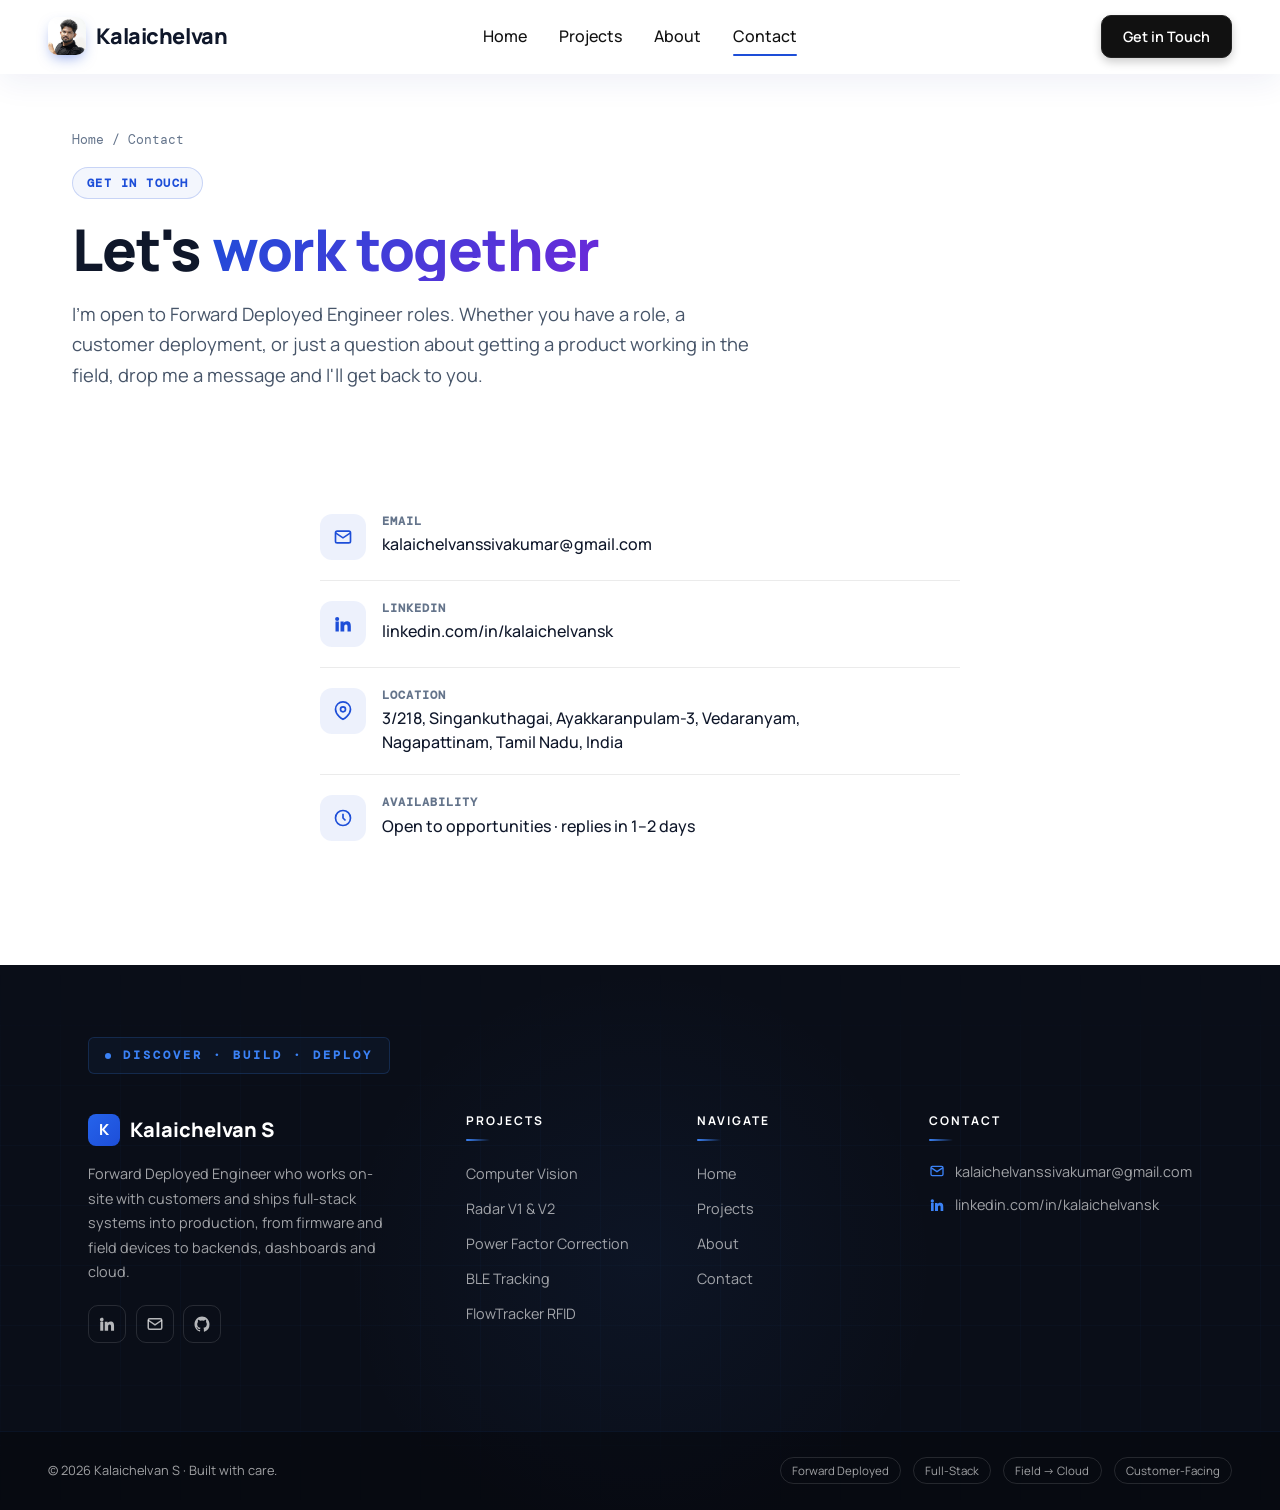
<file: contact.html>
<!DOCTYPE html>
<html lang="en">
<head>
  <meta charset="UTF-8" />
  <meta name="viewport" content="width=device-width, initial-scale=1.0" />
  <title>Contact — Kalaichelvan S</title>
  <meta name="description" content="Get in touch with Kalaichelvan S — Forward Deployed Engineer. Open to Forward Deployed Engineer roles." />
  <link rel="preconnect" href="https://fonts.googleapis.com" />
  <link rel="preconnect" href="https://fonts.gstatic.com" crossorigin />
  <link href="https://fonts.googleapis.com/css2?family=Manrope:wght@400;500;600;700;800&family=Inter:wght@400;500;600;700&family=DM+Mono:wght@400;500&display=swap" rel="stylesheet" />
  <link rel="stylesheet" href="assets/css/styles.css" />
</head>
<body>

  <nav class="navbar" aria-label="Primary">
    <div class="nav-container">
      <a class="nav-logo" href="index.html"><img class="logo-mark logo-photo" src="assets/img/profile.jpg" alt="Kalaichelvan S" />Kalaichelvan</a>
      <div class="nav-links">
        <a href="index.html" class="nav-link">Home</a>
        <a href="projects.html" class="nav-link">Projects</a>
        <a href="about.html" class="nav-link">About</a>
        <a href="contact.html" class="nav-link active">Contact</a>
      </div>
      <div class="nav-right">
        <a href="contact.html" class="btn btn-dark btn-sm">Get in Touch</a>
        <button class="mobile-menu-btn" aria-label="Menu" aria-expanded="false">
          <svg class="icon-open" viewBox="0 0 24 24" fill="none" stroke="currentColor" stroke-width="2" stroke-linecap="round"><path d="M4 6h16M4 12h16M4 18h16"/></svg>
          <svg class="icon-close" viewBox="0 0 24 24" fill="none" stroke="currentColor" stroke-width="2" stroke-linecap="round"><path d="M6 6l12 12M18 6L6 18"/></svg>
        </button>
      </div>
    </div>
  </nav>
  <div class="navbar-spacer"></div>

  <section class="page-hero">
    <div class="container reveal">
      <div class="breadcrumb"><a href="index.html">Home</a> / Contact</div>
      <span class="section-label">Get in Touch</span>
      <h1>Let's <span class="highlight">work together</span></h1>
      <p>I'm open to Forward Deployed Engineer roles. Whether you have a role, a customer deployment, or just a question about getting a product working in the field, drop me a message and I'll get back to you.</p>
    </div>
  </section>

  <section class="section">
    <div class="container">
      <div class="contact-info reveal" style="max-width:640px;margin:0 auto;">
        <div class="info-item">
          <span class="ic"><svg viewBox="0 0 24 24" fill="none" stroke="currentColor" stroke-width="2"><rect x="3" y="5" width="18" height="14" rx="2"/><path d="m3 7 9 6 9-6"/></svg></span>
          <div><h4>Email</h4><a href="mailto:kalaichelvanssivakumar@gmail.com">kalaichelvanssivakumar@gmail.com</a></div>
        </div>
        <div class="info-item">
          <span class="ic"><svg viewBox="0 0 24 24" fill="currentColor"><path d="M4.98 3.5A2.5 2.5 0 1 1 5 8.5a2.5 2.5 0 0 1 0-5zM3 9h4v12H3zM9 9h3.8v1.7h.05c.53-1 1.83-2.05 3.77-2.05 4.03 0 4.78 2.65 4.78 6.1V21h-4v-5.4c0-1.29-.02-2.95-1.8-2.95-1.8 0-2.08 1.4-2.08 2.85V21H9z"/></svg></span>
          <div><h4>LinkedIn</h4><a href="https://www.linkedin.com/in/kalaichelvansk/" target="_blank" rel="noopener">linkedin.com/in/kalaichelvansk</a></div>
        </div>
        <div class="info-item">
          <span class="ic"><svg viewBox="0 0 24 24" fill="none" stroke="currentColor" stroke-width="2"><path d="M21 10c0 7-9 12-9 12s-9-5-9-12a9 9 0 0 1 18 0z"/><circle cx="12" cy="10" r="3"/></svg></span>
          <div><h4>Location</h4><p>3/218, Singankuthagai, Ayakkaranpulam-3, Vedaranyam,<br/>Nagapattinam, Tamil Nadu, India</p></div>
        </div>
        <div class="info-item">
          <span class="ic"><svg viewBox="0 0 24 24" fill="none" stroke="currentColor" stroke-width="2"><circle cx="12" cy="12" r="9"/><path d="M12 7v5l3 3"/></svg></span>
          <div><h4>Availability</h4><p>Open to opportunities · replies in 1–2 days</p></div>
        </div>
      </div>
    </div>
  </section>

  <!-- FAQ -->
  <footer class="footer">
    <div class="footer-grid-bg"></div>
    <div class="footer-inner">
      <div class="footer-motto">Discover · Build · Deploy</div>
      <div class="footer-container">
        <div class="footer-brand">
          <div class="footer-logo"><span class="logo-mark">K</span> Kalaichelvan S</div>
          <p class="footer-description">Forward Deployed Engineer who works on-site with customers and ships full-stack systems into production, from firmware and field devices to backends, dashboards and cloud.</p>
          <div class="footer-socials">
            <a href="https://www.linkedin.com/in/kalaichelvansk/" target="_blank" rel="noopener" aria-label="LinkedIn"><svg viewBox="0 0 24 24" fill="currentColor"><path d="M4.98 3.5A2.5 2.5 0 1 1 5 8.5a2.5 2.5 0 0 1 0-5zM3 9h4v12H3zM9 9h3.8v1.7h.05c.53-1 1.83-2.05 3.77-2.05 4.03 0 4.78 2.65 4.78 6.1V21h-4v-5.4c0-1.29-.02-2.95-1.8-2.95-1.8 0-2.08 1.4-2.08 2.85V21H9z"/></svg></a>
            <a href="mailto:kalaichelvanssivakumar@gmail.com" aria-label="Email"><svg viewBox="0 0 24 24" fill="none" stroke="currentColor" stroke-width="2"><rect x="3" y="5" width="18" height="14" rx="2"/><path d="m3 7 9 6 9-6"/></svg></a>
            <a href="https://github.com/" target="_blank" rel="noopener" aria-label="GitHub"><svg viewBox="0 0 24 24" fill="currentColor"><path d="M12 2C6.48 2 2 6.58 2 12.25c0 4.53 2.87 8.37 6.84 9.73.5.1.68-.22.68-.49v-1.7c-2.78.62-3.37-1.22-3.37-1.22-.45-1.18-1.11-1.5-1.11-1.5-.91-.63.07-.62.07-.62 1 .07 1.53 1.06 1.53 1.06.89 1.56 2.34 1.11 2.91.85.09-.66.35-1.11.63-1.36-2.22-.26-4.55-1.14-4.55-5.07 0-1.12.39-2.03 1.03-2.75-.1-.26-.45-1.3.1-2.71 0 0 .84-.28 2.75 1.05a9.36 9.36 0 0 1 5 0c1.91-1.33 2.75-1.05 2.75-1.05.55 1.41.2 2.45.1 2.71.64.72 1.03 1.63 1.03 2.75 0 3.94-2.34 4.81-4.57 5.06.36.32.68.94.68 1.9v2.81c0 .27.18.6.69.49A10.26 10.26 0 0 0 22 12.25C22 6.58 17.52 2 12 2z"/></svg></a>
          </div>
        </div>
        <div class="footer-section"><h3>Projects</h3><ul class="footer-links">
          <li><a href="project-computer-vision.html">Computer Vision</a></li>
          <li><a href="project-radar.html">Radar V1 &amp; V2</a></li>
          <li><a href="project-power-factor.html">Power Factor Correction</a></li>
          <li><a href="project-ble-tracking.html">BLE Tracking</a></li>
          <li><a href="project-flowtracker.html">FlowTracker RFID</a></li>
        </ul></div>
        <div class="footer-section"><h3>Navigate</h3><ul class="footer-links">
          <li><a href="index.html">Home</a></li>
          <li><a href="projects.html">Projects</a></li>
          <li><a href="about.html">About</a></li>
          <li><a href="contact.html">Contact</a></li>
        </ul></div>
        <div class="footer-section"><h3>Contact</h3><ul class="footer-contact">
          <li><svg viewBox="0 0 24 24" fill="none" stroke="currentColor" stroke-width="2"><rect x="3" y="5" width="18" height="14" rx="2"/><path d="m3 7 9 6 9-6"/></svg><a href="mailto:kalaichelvanssivakumar@gmail.com">kalaichelvanssivakumar@gmail.com</a></li>
          <li><svg viewBox="0 0 24 24" fill="currentColor"><path d="M4.98 3.5A2.5 2.5 0 1 1 5 8.5a2.5 2.5 0 0 1 0-5zM3 9h4v12H3zM9 9h3.8v1.7h.05c.53-1 1.83-2.05 3.77-2.05 4.03 0 4.78 2.65 4.78 6.1V21h-4v-5.4c0-1.29-.02-2.95-1.8-2.95-1.8 0-2.08 1.4-2.08 2.85V21H9z"/></svg><a href="https://www.linkedin.com/in/kalaichelvansk/" target="_blank" rel="noopener">linkedin.com/in/kalaichelvansk</a></li>
        </ul></div>
      </div>
    </div>
    <div class="footer-bottom">
      <div class="footer-bottom-container">
        <span>© <span data-year>2026</span> Kalaichelvan S · Built with care.</span>
        <div class="footer-badges"><span>Forward Deployed</span><span>Full-Stack</span><span>Field → Cloud</span><span>Customer-Facing</span></div>
      </div>
    </div>
  </footer>

  <script src="assets/js/main.js"></script>
</body>
</html>
</file>
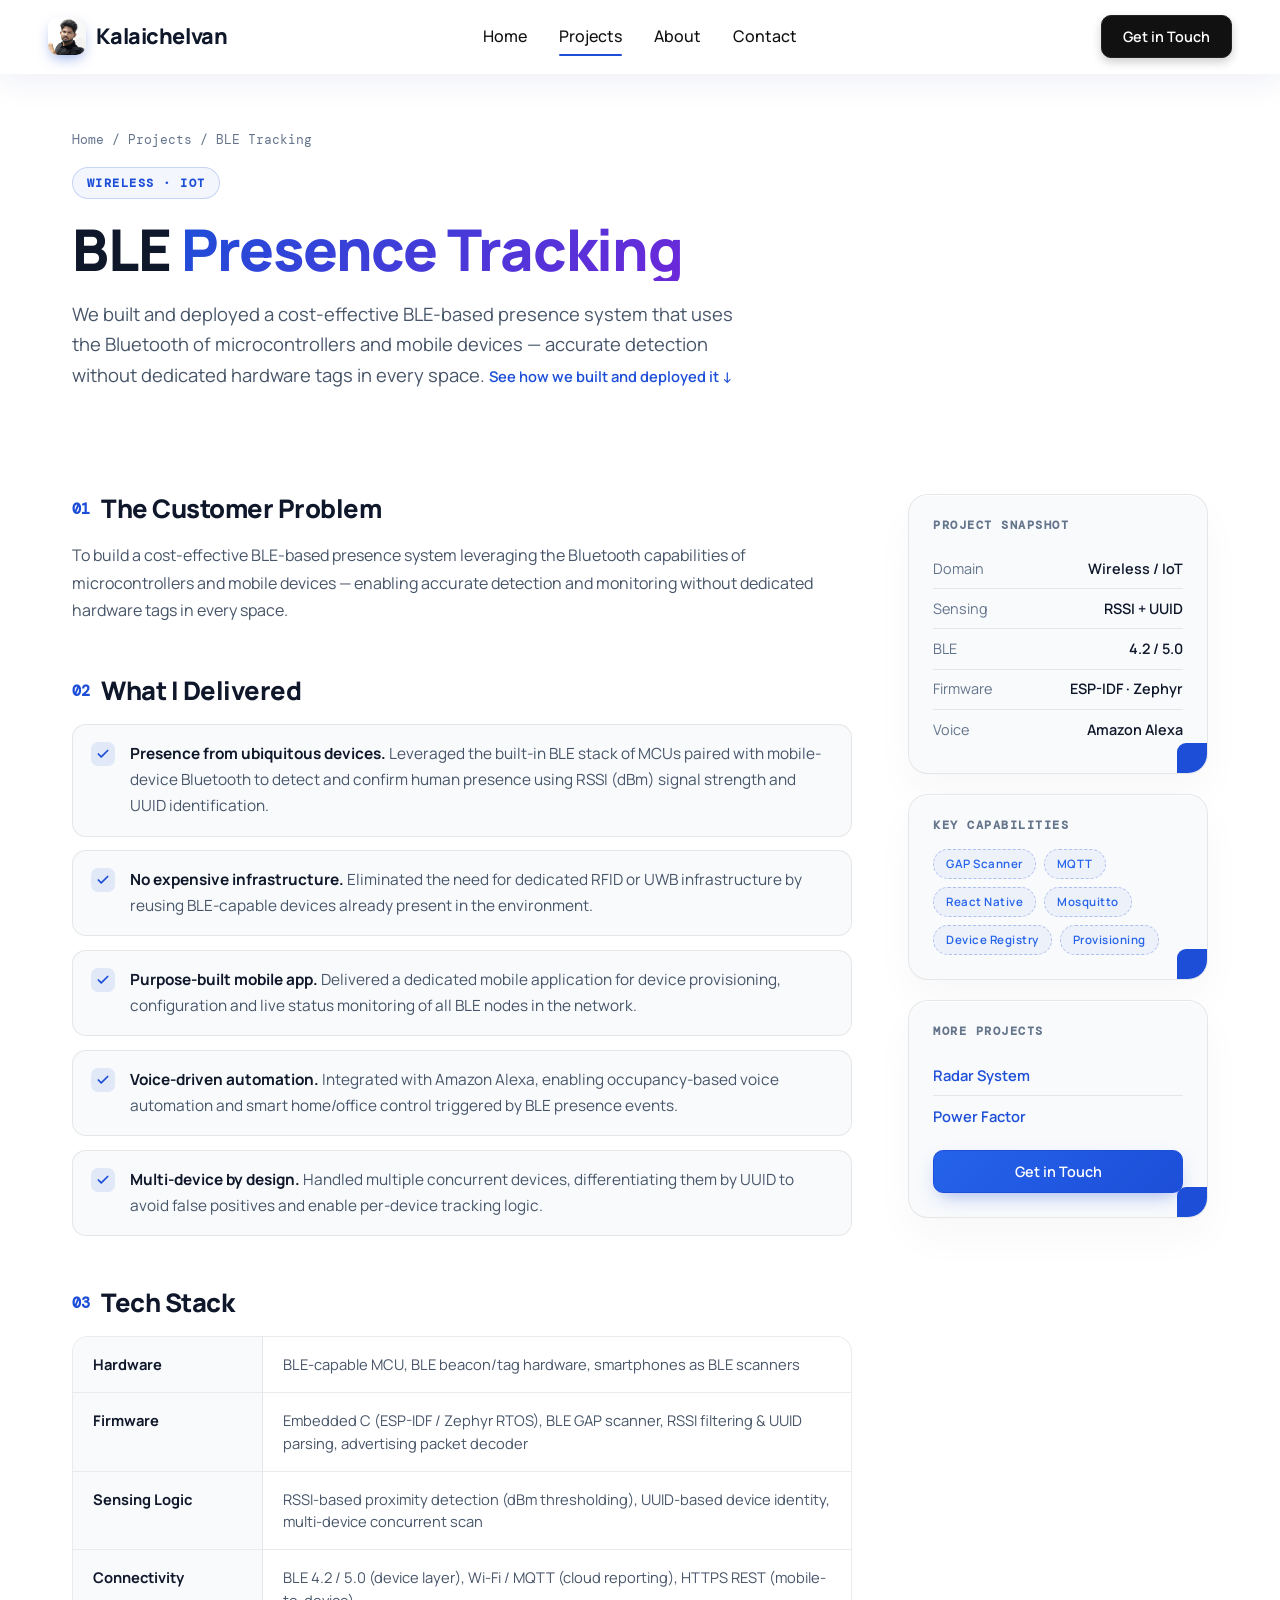
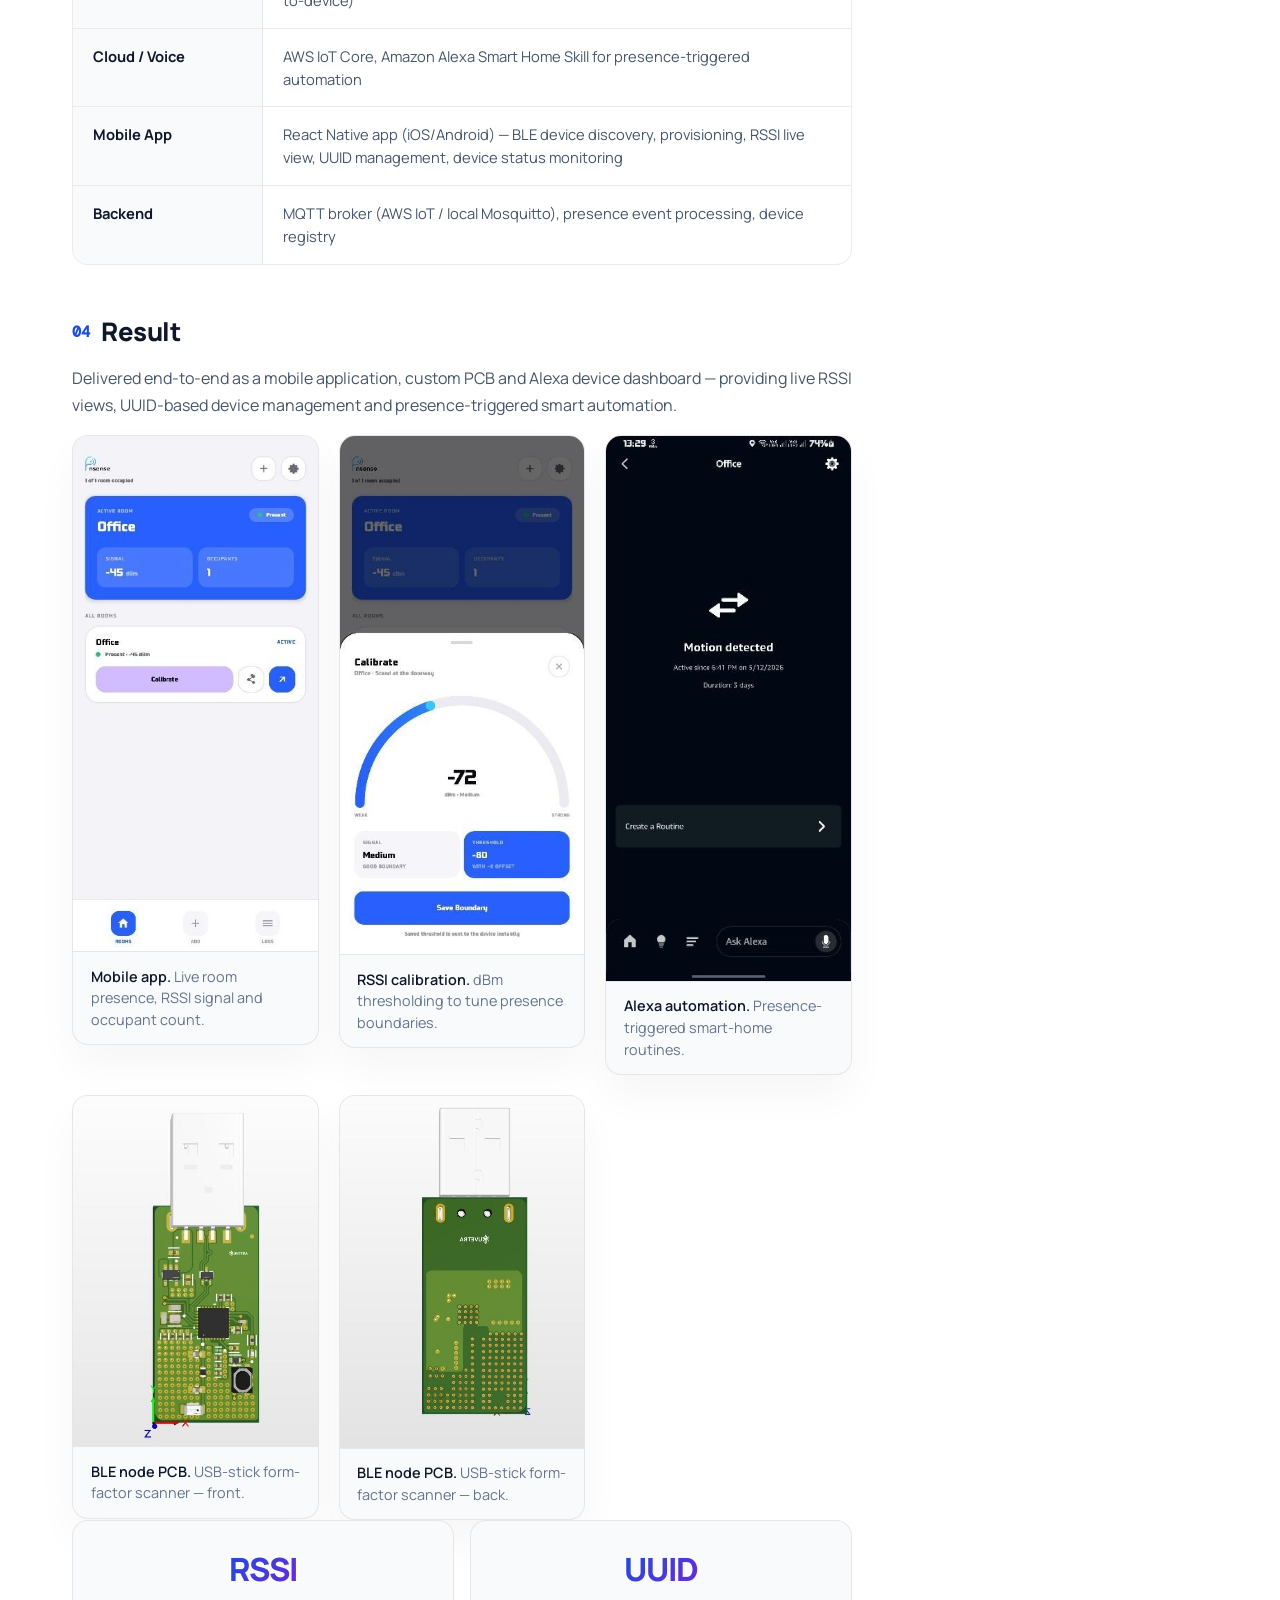
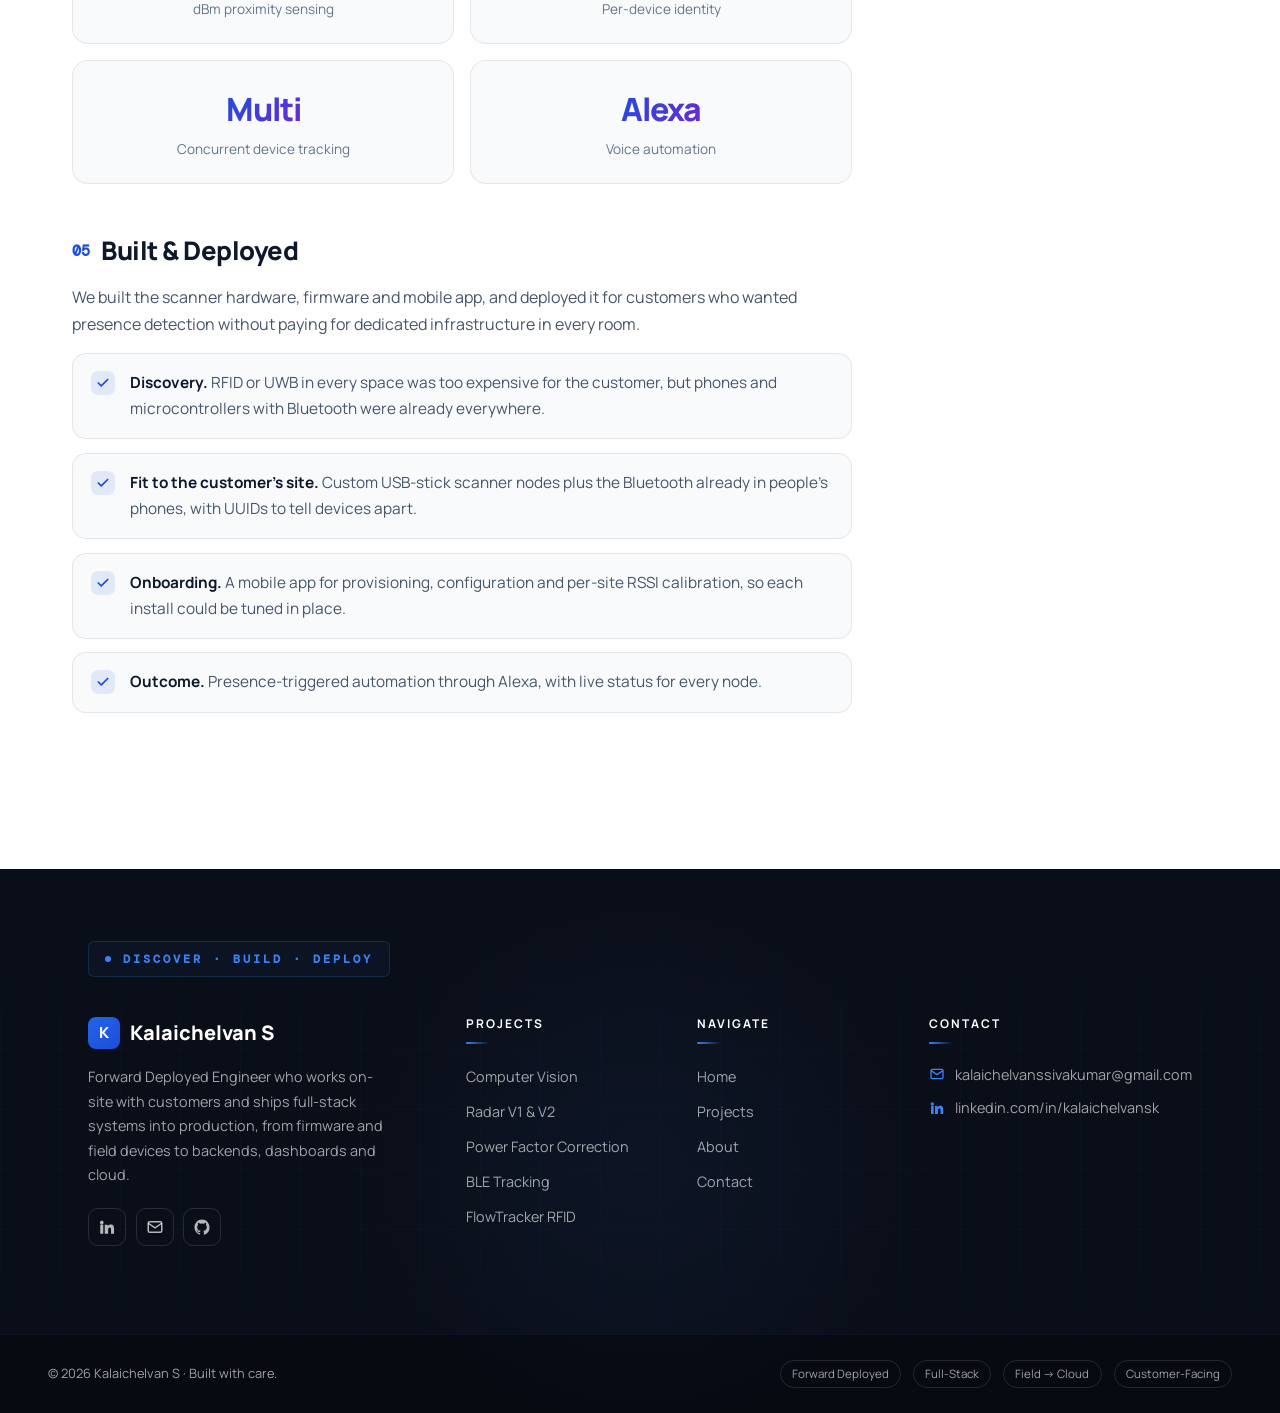
<file: project-ble-tracking.html>
<!DOCTYPE html>
<html lang="en">
<head>
  <meta charset="UTF-8" />
  <meta name="viewport" content="width=device-width, initial-scale=1.0" />
  <title>BLE Presence Tracking — Kalaichelvan S</title>
  <meta name="description" content="A cost-effective BLE-based presence system we built and deployed, leveraging the Bluetooth of microcontrollers and mobile devices — RSSI and UUID identification without dedicated tags." />
  <link rel="preconnect" href="https://fonts.googleapis.com" />
  <link rel="preconnect" href="https://fonts.gstatic.com" crossorigin />
  <link href="https://fonts.googleapis.com/css2?family=Manrope:wght@400;500;600;700;800&family=Inter:wght@400;500;600;700&family=DM+Mono:wght@400;500&display=swap" rel="stylesheet" />
  <link rel="stylesheet" href="assets/css/styles.css" />
</head>
<body>

  <nav class="navbar" aria-label="Primary">
    <div class="nav-container">
      <a class="nav-logo" href="index.html"><img class="logo-mark logo-photo" src="assets/img/profile.jpg" alt="Kalaichelvan S" />Kalaichelvan</a>
      <div class="nav-links">
        <a href="index.html" class="nav-link">Home</a>
        <a href="projects.html" class="nav-link active">Projects</a>
        <a href="about.html" class="nav-link">About</a>
        <a href="contact.html" class="nav-link">Contact</a>
      </div>
      <div class="nav-right">
        <a href="contact.html" class="btn btn-dark btn-sm">Get in Touch</a>
        <button class="mobile-menu-btn" aria-label="Menu" aria-expanded="false">
          <svg class="icon-open" viewBox="0 0 24 24" fill="none" stroke="currentColor" stroke-width="2" stroke-linecap="round"><path d="M4 6h16M4 12h16M4 18h16"/></svg>
          <svg class="icon-close" viewBox="0 0 24 24" fill="none" stroke="currentColor" stroke-width="2" stroke-linecap="round"><path d="M6 6l12 12M18 6L6 18"/></svg>
        </button>
      </div>
    </div>
  </nav>
  <div class="navbar-spacer"></div>

  <section class="page-hero">
    <div class="container reveal">
      <div class="breadcrumb"><a href="index.html">Home</a> / <a href="projects.html">Projects</a> / BLE Tracking</div>
      <span class="section-label">Wireless · IoT</span>
      <h1>BLE <span class="highlight">Presence Tracking</span></h1>
      <p>We built and deployed a cost-effective BLE-based presence system that uses the Bluetooth of microcontrollers and mobile devices — accurate detection without dedicated hardware tags in every space. <a href="#deployment" class="link-arrow" style="display:inline;">See how we built and deployed it ↓</a></p>
    </div>
  </section>

  <section class="section">
    <div class="container detail-grid">
      <div class="detail-main">

        <section class="reveal">
          <h2><span class="idx">01</span> The Customer Problem</h2>
          <p>To build a cost-effective BLE-based presence system leveraging the Bluetooth capabilities of microcontrollers and mobile devices — enabling accurate detection and monitoring without dedicated hardware tags in every space.</p>
        </section>

        <section class="reveal">
          <h2><span class="idx">02</span> What I Delivered</h2>
          <ul class="feature-list">
            <li><span class="tick"><svg viewBox="0 0 24 24" fill="none" stroke="currentColor" stroke-width="3"><path d="M20 6 9 17l-5-5" stroke-linecap="round" stroke-linejoin="round"/></svg></span><p><strong>Presence from ubiquitous devices.</strong> Leveraged the built-in BLE stack of MCUs paired with mobile-device Bluetooth to detect and confirm human presence using RSSI (dBm) signal strength and UUID identification.</p></li>
            <li><span class="tick"><svg viewBox="0 0 24 24" fill="none" stroke="currentColor" stroke-width="3"><path d="M20 6 9 17l-5-5" stroke-linecap="round" stroke-linejoin="round"/></svg></span><p><strong>No expensive infrastructure.</strong> Eliminated the need for dedicated RFID or UWB infrastructure by reusing BLE-capable devices already present in the environment.</p></li>
            <li><span class="tick"><svg viewBox="0 0 24 24" fill="none" stroke="currentColor" stroke-width="3"><path d="M20 6 9 17l-5-5" stroke-linecap="round" stroke-linejoin="round"/></svg></span><p><strong>Purpose-built mobile app.</strong> Delivered a dedicated mobile application for device provisioning, configuration and live status monitoring of all BLE nodes in the network.</p></li>
            <li><span class="tick"><svg viewBox="0 0 24 24" fill="none" stroke="currentColor" stroke-width="3"><path d="M20 6 9 17l-5-5" stroke-linecap="round" stroke-linejoin="round"/></svg></span><p><strong>Voice-driven automation.</strong> Integrated with Amazon Alexa, enabling occupancy-based voice automation and smart home/office control triggered by BLE presence events.</p></li>
            <li><span class="tick"><svg viewBox="0 0 24 24" fill="none" stroke="currentColor" stroke-width="3"><path d="M20 6 9 17l-5-5" stroke-linecap="round" stroke-linejoin="round"/></svg></span><p><strong>Multi-device by design.</strong> Handled multiple concurrent devices, differentiating them by UUID to avoid false positives and enable per-device tracking logic.</p></li>
          </ul>
        </section>

        <section class="reveal">
          <h2><span class="idx">03</span> Tech Stack</h2>
          <div class="stack-table">
            <div class="stack-row"><div class="layer">Hardware</div><div class="tech">BLE-capable MCU, BLE beacon/tag hardware, smartphones as BLE scanners</div></div>
            <div class="stack-row"><div class="layer">Firmware</div><div class="tech">Embedded C (ESP-IDF / Zephyr RTOS), BLE GAP scanner, RSSI filtering &amp; UUID parsing, advertising packet decoder</div></div>
            <div class="stack-row"><div class="layer">Sensing Logic</div><div class="tech">RSSI-based proximity detection (dBm thresholding), UUID-based device identity, multi-device concurrent scan</div></div>
            <div class="stack-row"><div class="layer">Connectivity</div><div class="tech">BLE 4.2 / 5.0 (device layer), Wi-Fi / MQTT (cloud reporting), HTTPS REST (mobile-to-device)</div></div>
            <div class="stack-row"><div class="layer">Cloud / Voice</div><div class="tech">AWS IoT Core, Amazon Alexa Smart Home Skill for presence-triggered automation</div></div>
            <div class="stack-row"><div class="layer">Mobile App</div><div class="tech">React Native app (iOS/Android) — BLE device discovery, provisioning, RSSI live view, UUID management, device status monitoring</div></div>
            <div class="stack-row"><div class="layer">Backend</div><div class="tech">MQTT broker (AWS IoT / local Mosquitto), presence event processing, device registry</div></div>
          </div>
        </section>

        <section class="reveal">
          <h2><span class="idx">04</span> Result</h2>
          <p>Delivered end-to-end as a mobile application, custom PCB and Alexa device dashboard — providing live RSSI views, UUID-based device management and presence-triggered smart automation.</p>

          <div class="gallery cols-3 reveal">
            <figure class="shot"><a class="shot-zoom" href="assets/img/image12.jpg" target="_blank" rel="noopener"><img src="assets/img/image12.jpg" alt="Mobile app showing room presence and signal strength" loading="lazy" /></a><figcaption><b>Mobile app.</b> Live room presence, RSSI signal and occupant count.</figcaption></figure>
            <figure class="shot"><a class="shot-zoom" href="assets/img/image13.jpg" target="_blank" rel="noopener"><img src="assets/img/image13.jpg" alt="Mobile app RSSI calibration screen" loading="lazy" /></a><figcaption><b>RSSI calibration.</b> dBm thresholding to tune presence boundaries.</figcaption></figure>
            <figure class="shot"><a class="shot-zoom" href="assets/img/image16.jpg" target="_blank" rel="noopener"><img src="assets/img/image16.jpg" alt="Alexa presence automation dashboard" loading="lazy" /></a><figcaption><b>Alexa automation.</b> Presence-triggered smart-home routines.</figcaption></figure>
            <figure class="shot"><a class="shot-zoom" href="assets/img/image14.jpg" target="_blank" rel="noopener"><img src="assets/img/image14.jpg" alt="BLE USB node PCB — front" loading="lazy" /></a><figcaption><b>BLE node PCB.</b> USB-stick form-factor scanner — front.</figcaption></figure>
            <figure class="shot"><a class="shot-zoom" href="assets/img/image15.jpg" target="_blank" rel="noopener"><img src="assets/img/image15.jpg" alt="BLE USB node PCB — back" loading="lazy" /></a><figcaption><b>BLE node PCB.</b> USB-stick form-factor scanner — back.</figcaption></figure>
          </div>

          <div class="result-grid">
            <div class="result-tile"><div class="big"><span class="highlight">RSSI</span></div><div class="lbl">dBm proximity sensing</div></div>
            <div class="result-tile"><div class="big"><span class="highlight">UUID</span></div><div class="lbl">Per-device identity</div></div>
            <div class="result-tile"><div class="big"><span class="highlight">Multi</span></div><div class="lbl">Concurrent device tracking</div></div>
            <div class="result-tile"><div class="big"><span class="highlight">Alexa</span></div><div class="lbl">Voice automation</div></div>
          </div>
        </section>

        <section class="reveal" id="deployment">
          <h2><span class="idx">05</span> Built &amp; Deployed</h2>
          <p>We built the scanner hardware, firmware and mobile app, and deployed it for customers who wanted presence detection without paying for dedicated infrastructure in every room.</p>
          <ul class="feature-list">
            <li><span class="tick"><svg viewBox="0 0 24 24" fill="none" stroke="currentColor" stroke-width="3"><path d="M20 6 9 17l-5-5" stroke-linecap="round" stroke-linejoin="round"/></svg></span><p><strong>Discovery.</strong> RFID or UWB in every space was too expensive for the customer, but phones and microcontrollers with Bluetooth were already everywhere.</p></li>
            <li><span class="tick"><svg viewBox="0 0 24 24" fill="none" stroke="currentColor" stroke-width="3"><path d="M20 6 9 17l-5-5" stroke-linecap="round" stroke-linejoin="round"/></svg></span><p><strong>Fit to the customer's site.</strong> Custom USB-stick scanner nodes plus the Bluetooth already in people's phones, with UUIDs to tell devices apart.</p></li>
            <li><span class="tick"><svg viewBox="0 0 24 24" fill="none" stroke="currentColor" stroke-width="3"><path d="M20 6 9 17l-5-5" stroke-linecap="round" stroke-linejoin="round"/></svg></span><p><strong>Onboarding.</strong> A mobile app for provisioning, configuration and per-site RSSI calibration, so each install could be tuned in place.</p></li>
            <li><span class="tick"><svg viewBox="0 0 24 24" fill="none" stroke="currentColor" stroke-width="3"><path d="M20 6 9 17l-5-5" stroke-linecap="round" stroke-linejoin="round"/></svg></span><p><strong>Outcome.</strong> Presence-triggered automation through Alexa, with live status for every node.</p></li>
          </ul>
        </section>

      </div>

      <aside class="detail-side reveal">
        <div class="side-card">
          <h4>Project Snapshot</h4>
          <div class="kv"><span class="k">Domain</span><span class="v">Wireless / IoT</span></div>
          <div class="kv"><span class="k">Sensing</span><span class="v">RSSI + UUID</span></div>
          <div class="kv"><span class="k">BLE</span><span class="v">4.2 / 5.0</span></div>
          <div class="kv"><span class="k">Firmware</span><span class="v">ESP-IDF · Zephyr</span></div>
          <div class="kv"><span class="k">Voice</span><span class="v">Amazon Alexa</span></div>
        </div>
        <div class="side-card">
          <h4>Key Capabilities</h4>
          <div class="chips">
            <span class="eco-tag">GAP Scanner</span><span class="eco-tag">MQTT</span><span class="eco-tag">React Native</span>
            <span class="eco-tag">Mosquitto</span><span class="eco-tag">Device Registry</span><span class="eco-tag">Provisioning</span>
          </div>
        </div>
        <div class="side-card">
          <h4>More Projects</h4>
          <div class="kv"><span class="k"><a href="project-radar.html" class="link-arrow">Radar System</a></span></div>
          <div class="kv"><span class="k"><a href="project-power-factor.html" class="link-arrow">Power Factor</a></span></div>
          <a href="contact.html" class="btn btn-blue btn-sm" style="margin-top:14px;width:100%;">Get in Touch</a>
        </div>
      </aside>
    </div>
  </section>

  <footer class="footer">
    <div class="footer-grid-bg"></div>
    <div class="footer-inner">
      <div class="footer-motto">Discover · Build · Deploy</div>
      <div class="footer-container">
        <div class="footer-brand">
          <div class="footer-logo"><span class="logo-mark">K</span> Kalaichelvan S</div>
          <p class="footer-description">Forward Deployed Engineer who works on-site with customers and ships full-stack systems into production, from firmware and field devices to backends, dashboards and cloud.</p>
          <div class="footer-socials">
            <a href="https://www.linkedin.com/in/kalaichelvansk/" target="_blank" rel="noopener" aria-label="LinkedIn"><svg viewBox="0 0 24 24" fill="currentColor"><path d="M4.98 3.5A2.5 2.5 0 1 1 5 8.5a2.5 2.5 0 0 1 0-5zM3 9h4v12H3zM9 9h3.8v1.7h.05c.53-1 1.83-2.05 3.77-2.05 4.03 0 4.78 2.65 4.78 6.1V21h-4v-5.4c0-1.29-.02-2.95-1.8-2.95-1.8 0-2.08 1.4-2.08 2.85V21H9z"/></svg></a>
            <a href="mailto:kalaichelvanssivakumar@gmail.com" aria-label="Email"><svg viewBox="0 0 24 24" fill="none" stroke="currentColor" stroke-width="2"><rect x="3" y="5" width="18" height="14" rx="2"/><path d="m3 7 9 6 9-6"/></svg></a>
            <a href="https://github.com/" target="_blank" rel="noopener" aria-label="GitHub"><svg viewBox="0 0 24 24" fill="currentColor"><path d="M12 2C6.48 2 2 6.58 2 12.25c0 4.53 2.87 8.37 6.84 9.73.5.1.68-.22.68-.49v-1.7c-2.78.62-3.37-1.22-3.37-1.22-.45-1.18-1.11-1.5-1.11-1.5-.91-.63.07-.62.07-.62 1 .07 1.53 1.06 1.53 1.06.89 1.56 2.34 1.11 2.91.85.09-.66.35-1.11.63-1.36-2.22-.26-4.55-1.14-4.55-5.07 0-1.12.39-2.03 1.03-2.75-.1-.26-.45-1.3.1-2.71 0 0 .84-.28 2.75 1.05a9.36 9.36 0 0 1 5 0c1.91-1.33 2.75-1.05 2.75-1.05.55 1.41.2 2.45.1 2.71.64.72 1.03 1.63 1.03 2.75 0 3.94-2.34 4.81-4.57 5.06.36.32.68.94.68 1.9v2.81c0 .27.18.6.69.49A10.26 10.26 0 0 0 22 12.25C22 6.58 17.52 2 12 2z"/></svg></a>
          </div>
        </div>
        <div class="footer-section"><h3>Projects</h3><ul class="footer-links">
          <li><a href="project-computer-vision.html">Computer Vision</a></li>
          <li><a href="project-radar.html">Radar V1 &amp; V2</a></li>
          <li><a href="project-power-factor.html">Power Factor Correction</a></li>
          <li><a href="project-ble-tracking.html">BLE Tracking</a></li>
          <li><a href="project-flowtracker.html">FlowTracker RFID</a></li>
        </ul></div>
        <div class="footer-section"><h3>Navigate</h3><ul class="footer-links">
          <li><a href="index.html">Home</a></li>
          <li><a href="projects.html">Projects</a></li>
          <li><a href="about.html">About</a></li>
          <li><a href="contact.html">Contact</a></li>
        </ul></div>
        <div class="footer-section"><h3>Contact</h3><ul class="footer-contact">
          <li><svg viewBox="0 0 24 24" fill="none" stroke="currentColor" stroke-width="2"><rect x="3" y="5" width="18" height="14" rx="2"/><path d="m3 7 9 6 9-6"/></svg><a href="mailto:kalaichelvanssivakumar@gmail.com">kalaichelvanssivakumar@gmail.com</a></li>
          <li><svg viewBox="0 0 24 24" fill="currentColor"><path d="M4.98 3.5A2.5 2.5 0 1 1 5 8.5a2.5 2.5 0 0 1 0-5zM3 9h4v12H3zM9 9h3.8v1.7h.05c.53-1 1.83-2.05 3.77-2.05 4.03 0 4.78 2.65 4.78 6.1V21h-4v-5.4c0-1.29-.02-2.95-1.8-2.95-1.8 0-2.08 1.4-2.08 2.85V21H9z"/></svg><a href="https://www.linkedin.com/in/kalaichelvansk/" target="_blank" rel="noopener">linkedin.com/in/kalaichelvansk</a></li>
        </ul></div>
      </div>
    </div>
    <div class="footer-bottom">
      <div class="footer-bottom-container">
        <span>© <span data-year>2026</span> Kalaichelvan S · Built with care.</span>
        <div class="footer-badges"><span>Forward Deployed</span><span>Full-Stack</span><span>Field → Cloud</span><span>Customer-Facing</span></div>
      </div>
    </div>
  </footer>

  <script src="assets/js/main.js"></script>
</body>
</html>
</file>
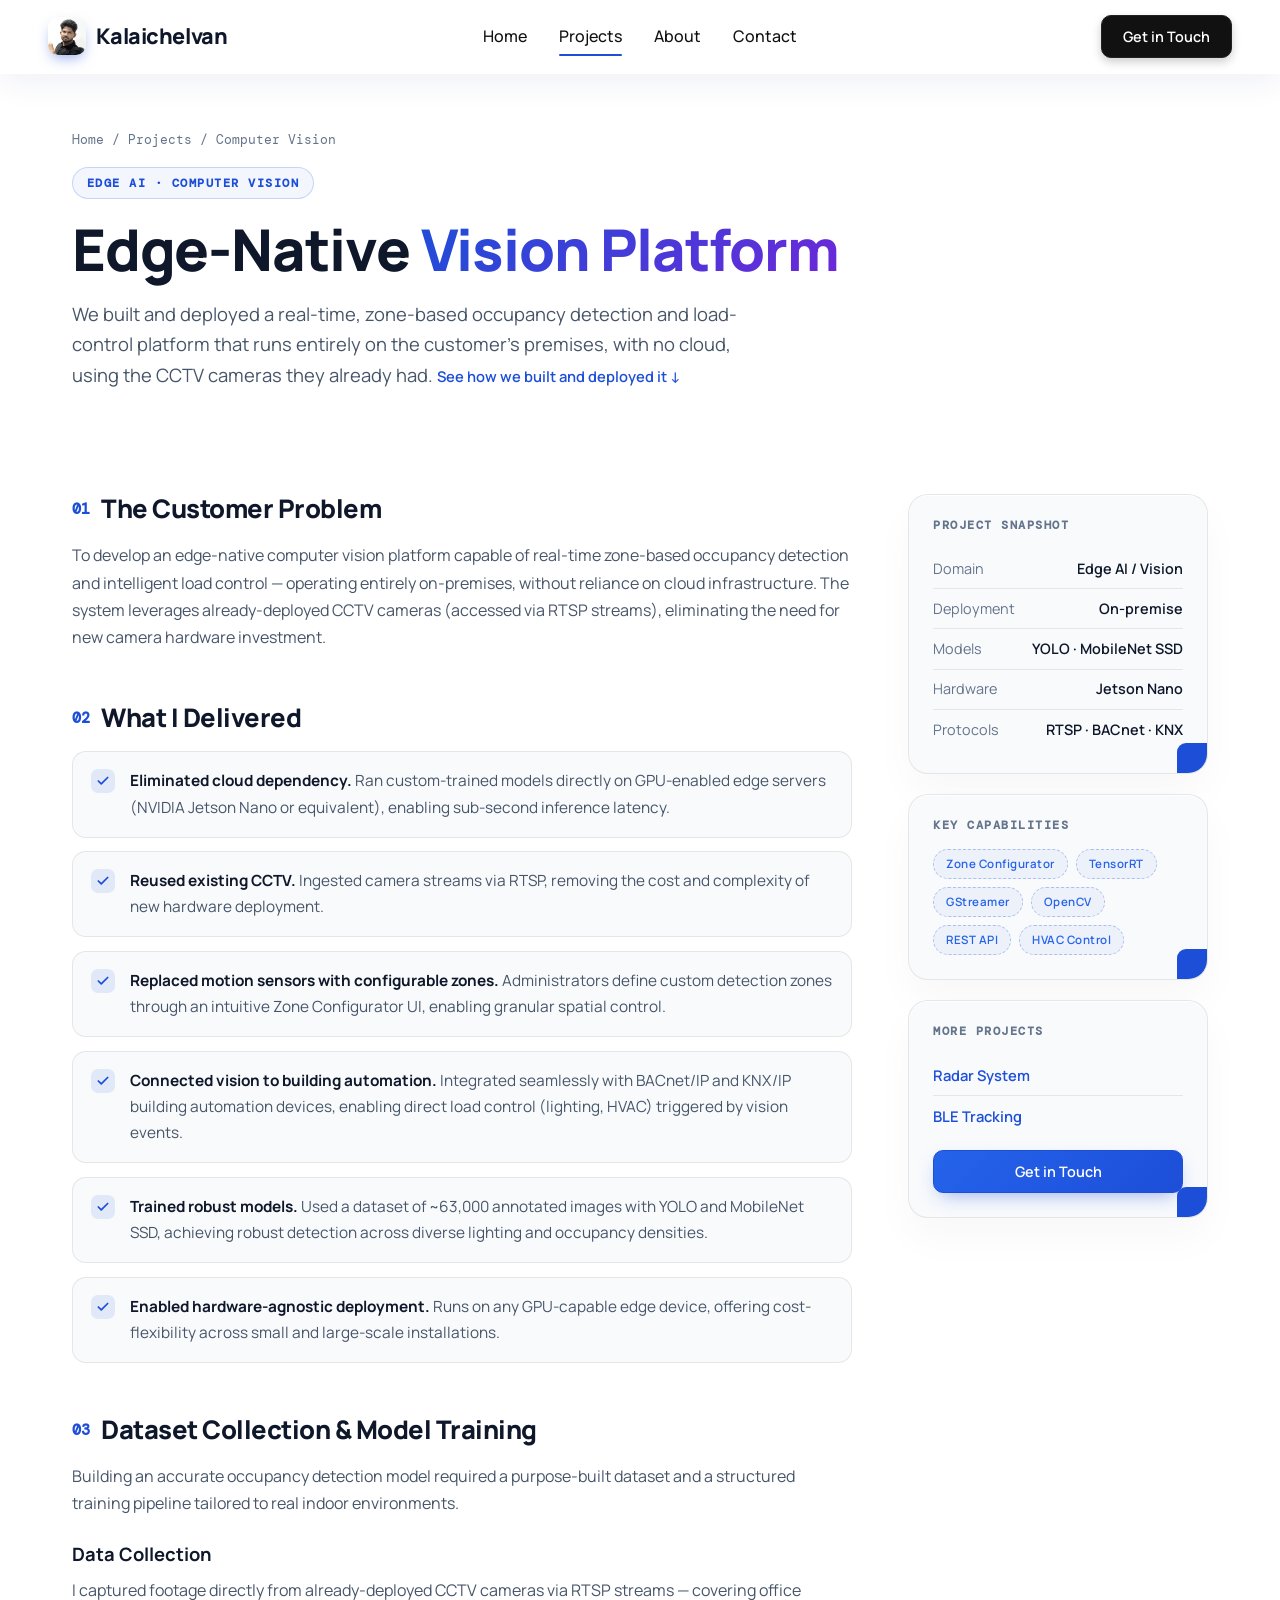
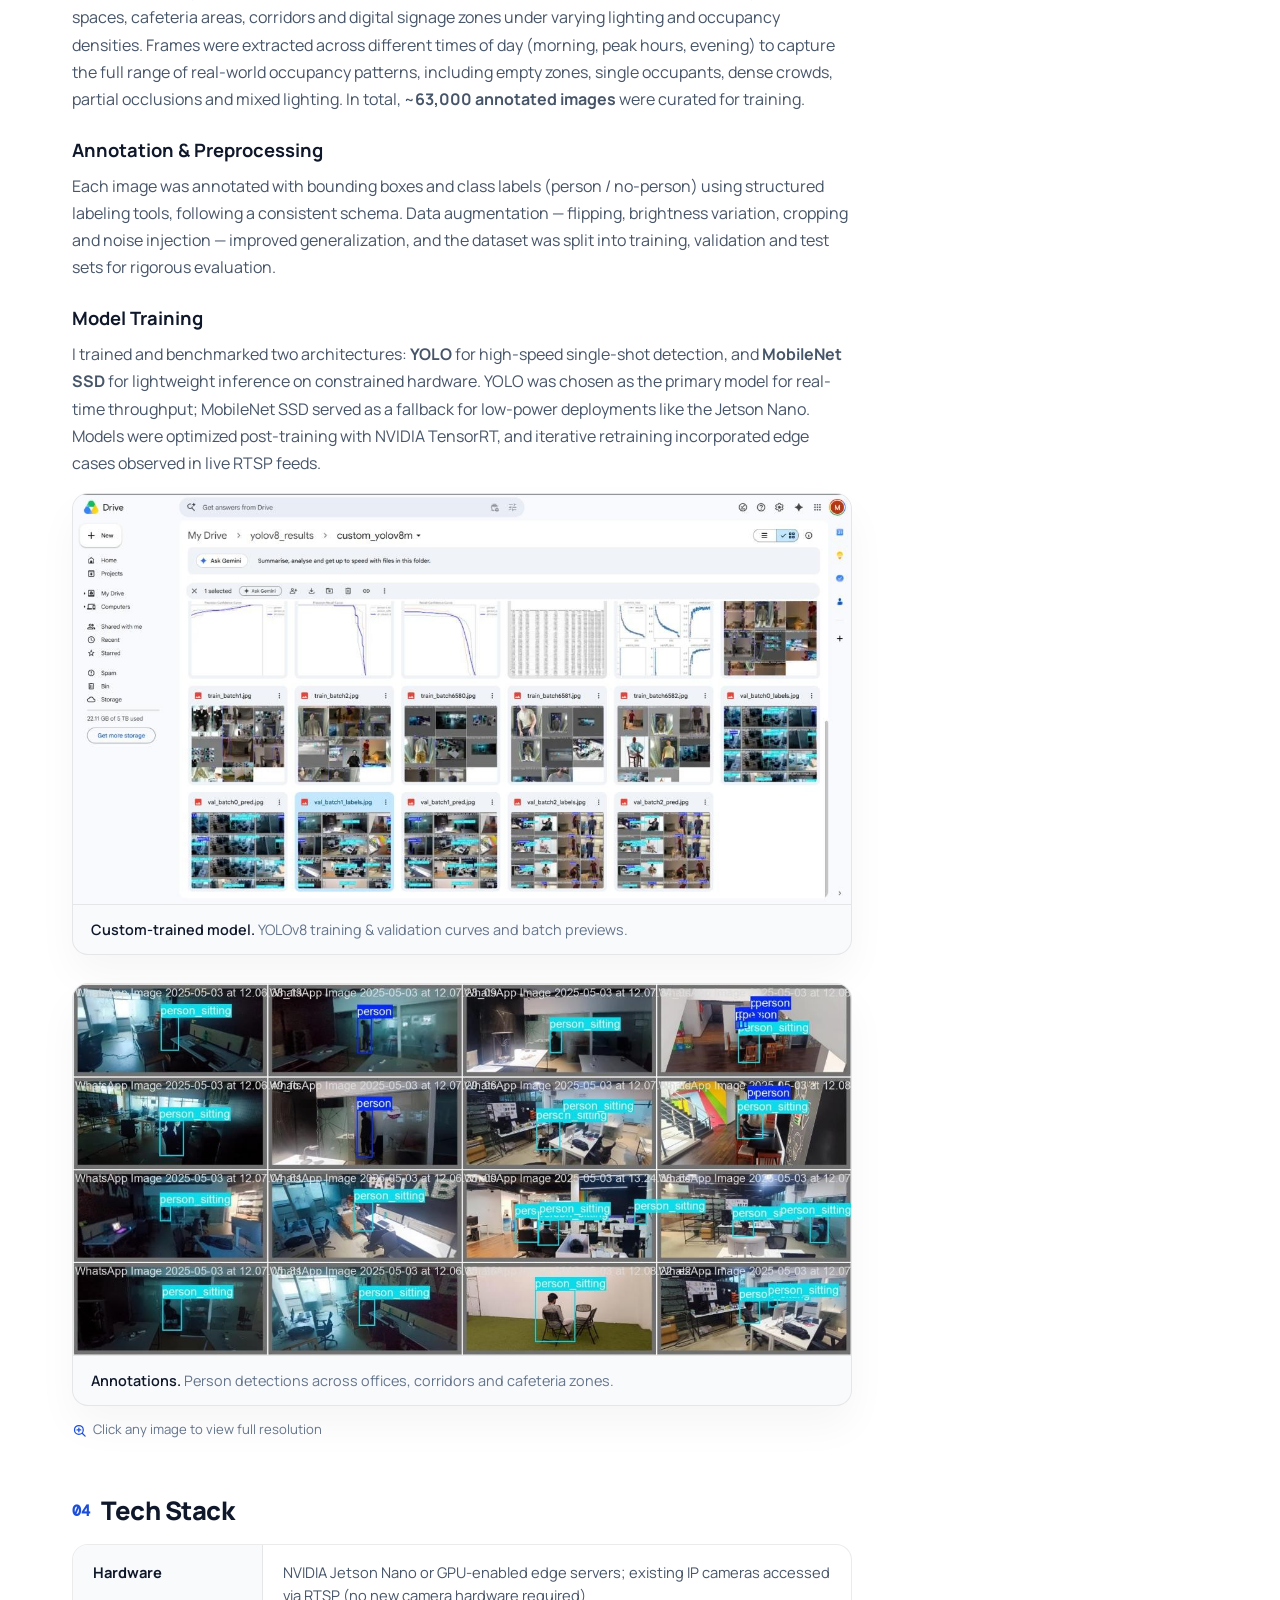
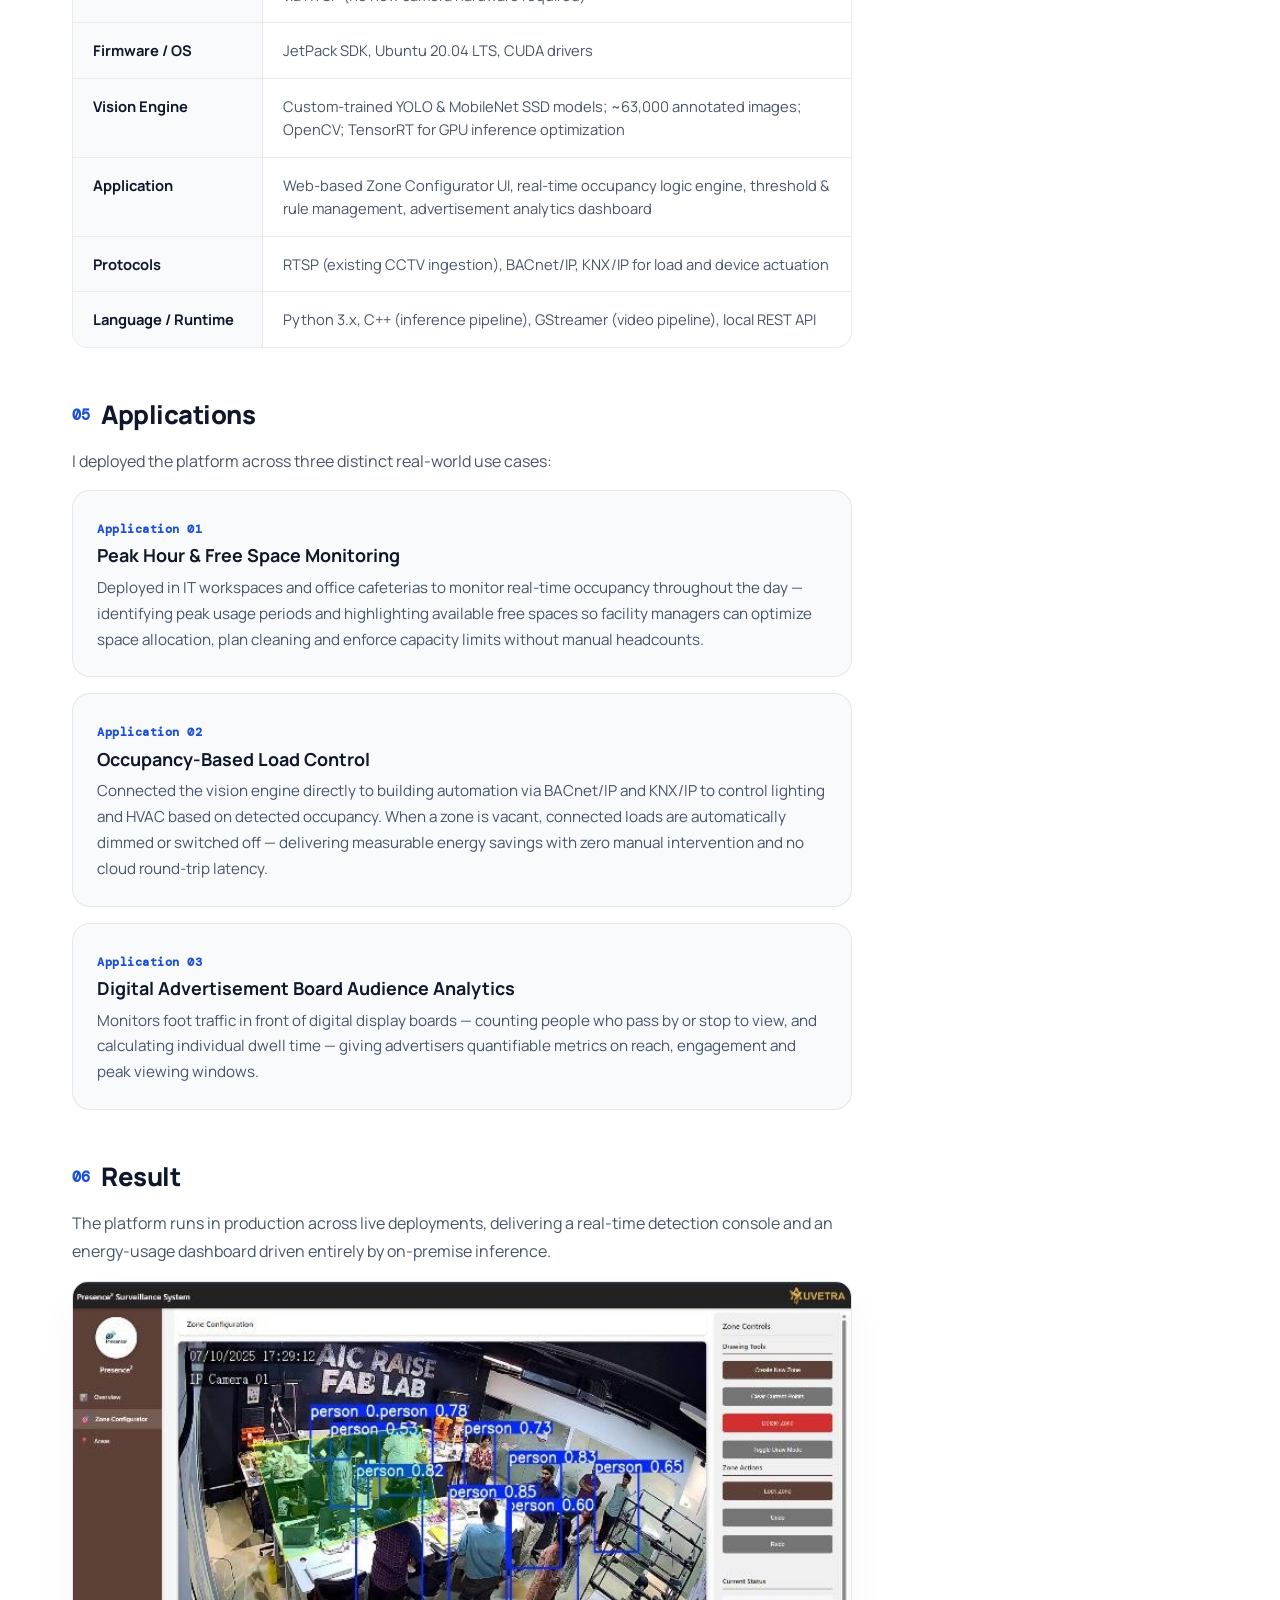
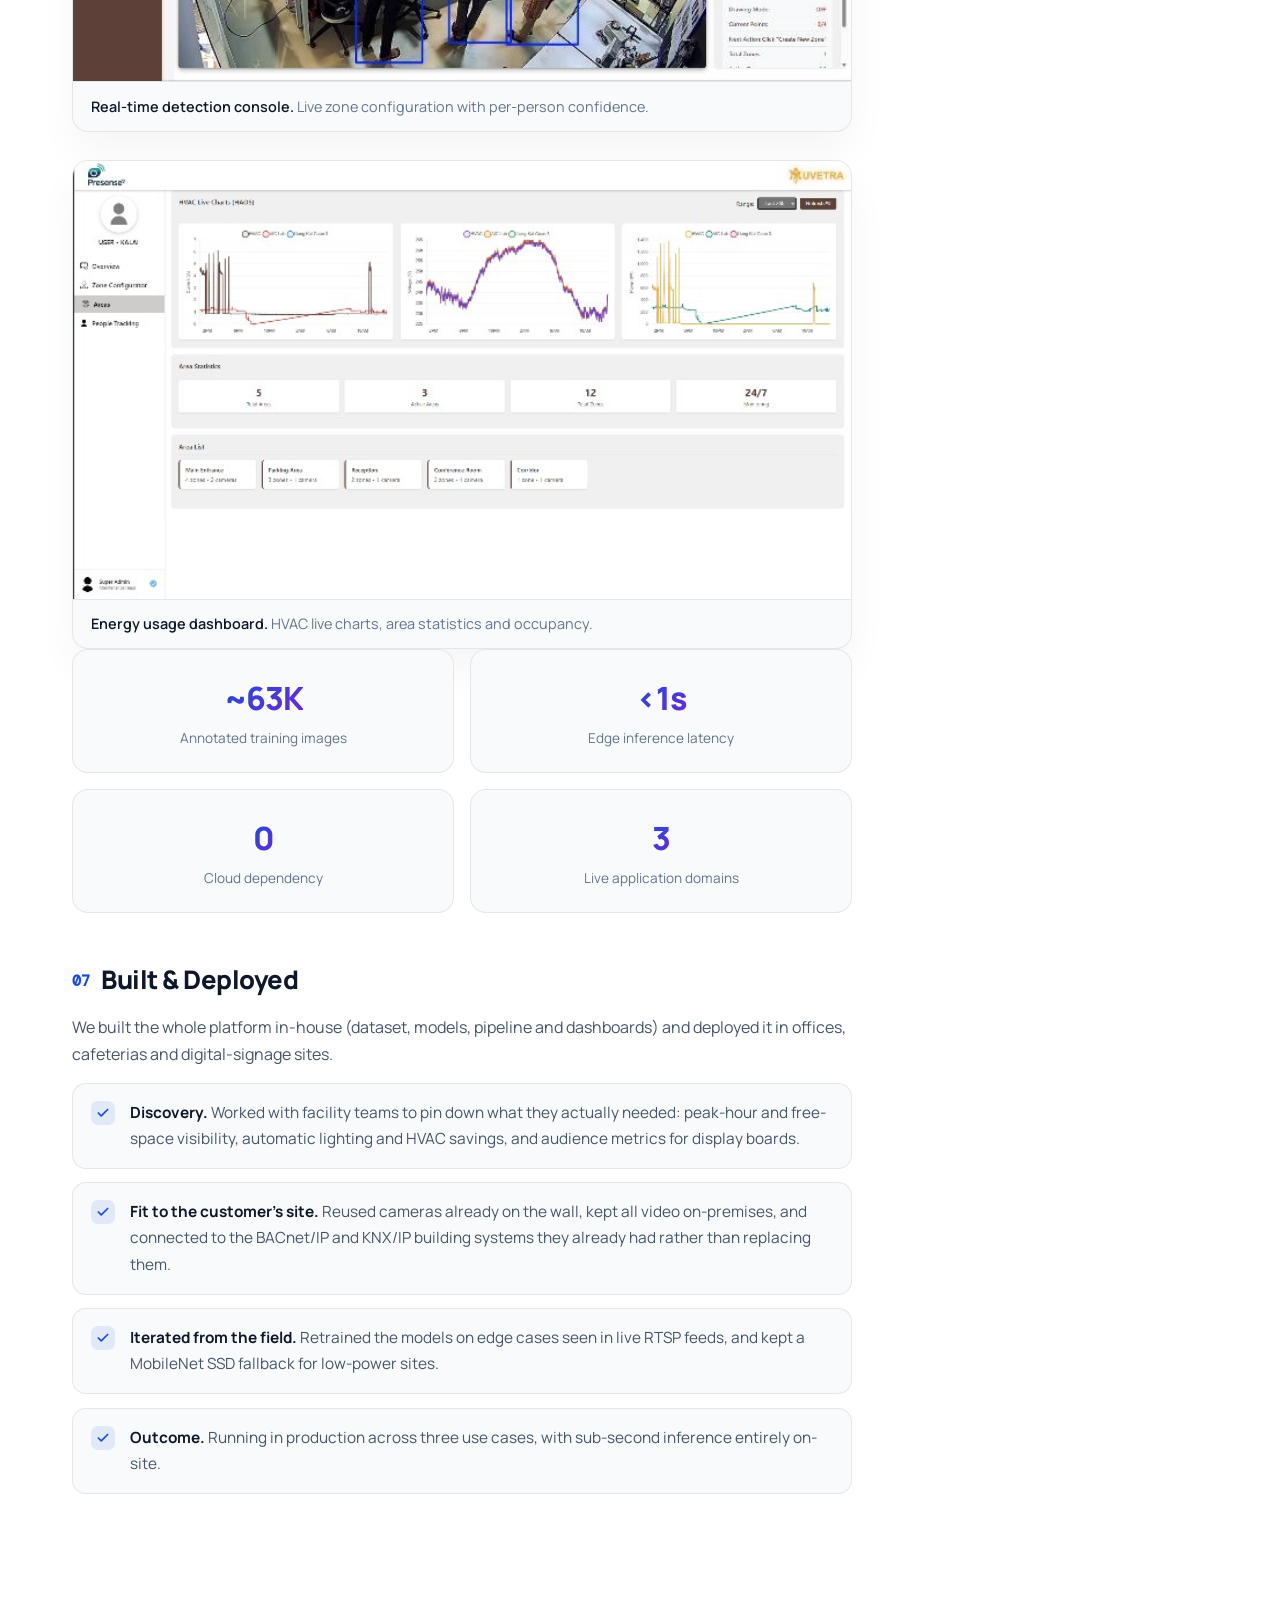
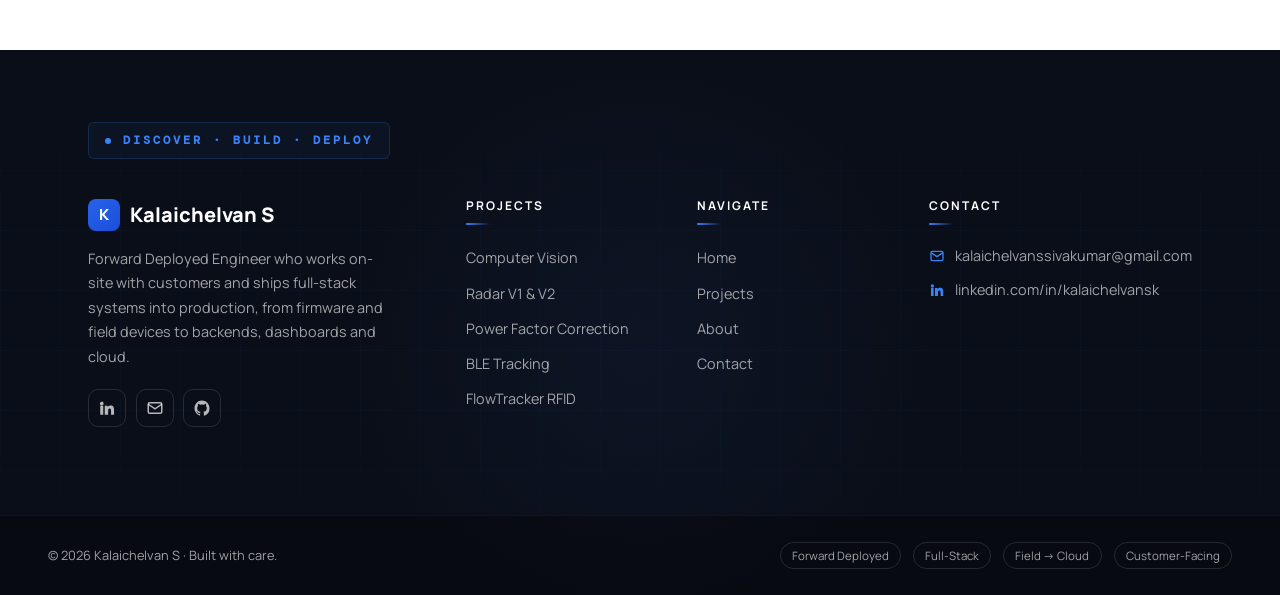
<file: project-computer-vision.html>
<!DOCTYPE html>
<html lang="en">
<head>
  <meta charset="UTF-8" />
  <meta name="viewport" content="width=device-width, initial-scale=1.0" />
  <title>Computer Vision Platform — Kalaichelvan S</title>
  <meta name="description" content="Edge-native computer vision platform for real-time zone-based occupancy detection and intelligent load control — built with YOLO, MobileNet SSD and TensorRT." />
  <link rel="preconnect" href="https://fonts.googleapis.com" />
  <link rel="preconnect" href="https://fonts.gstatic.com" crossorigin />
  <link href="https://fonts.googleapis.com/css2?family=Manrope:wght@400;500;600;700;800&family=Inter:wght@400;500;600;700&family=DM+Mono:wght@400;500&display=swap" rel="stylesheet" />
  <link rel="stylesheet" href="assets/css/styles.css" />
</head>
<body>

  <nav class="navbar" aria-label="Primary">
    <div class="nav-container">
      <a class="nav-logo" href="index.html"><img class="logo-mark logo-photo" src="assets/img/profile.jpg" alt="Kalaichelvan S" />Kalaichelvan</a>
      <div class="nav-links">
        <a href="index.html" class="nav-link">Home</a>
        <a href="projects.html" class="nav-link active">Projects</a>
        <a href="about.html" class="nav-link">About</a>
        <a href="contact.html" class="nav-link">Contact</a>
      </div>
      <div class="nav-right">
        <a href="contact.html" class="btn btn-dark btn-sm">Get in Touch</a>
        <button class="mobile-menu-btn" aria-label="Menu" aria-expanded="false">
          <svg class="icon-open" viewBox="0 0 24 24" fill="none" stroke="currentColor" stroke-width="2" stroke-linecap="round"><path d="M4 6h16M4 12h16M4 18h16"/></svg>
          <svg class="icon-close" viewBox="0 0 24 24" fill="none" stroke="currentColor" stroke-width="2" stroke-linecap="round"><path d="M6 6l12 12M18 6L6 18"/></svg>
        </button>
      </div>
    </div>
  </nav>
  <div class="navbar-spacer"></div>

  <section class="page-hero">
    <div class="container reveal">
      <div class="breadcrumb"><a href="index.html">Home</a> / <a href="projects.html">Projects</a> / Computer Vision</div>
      <span class="section-label">Edge AI · Computer Vision</span>
      <h1>Edge-Native <span class="highlight">Vision Platform</span></h1>
      <p>We built and deployed a real-time, zone-based occupancy detection and load-control platform that runs entirely on the customer's premises, with no cloud, using the CCTV cameras they already had. <a href="#deployment" class="link-arrow" style="display:inline;">See how we built and deployed it ↓</a></p>
    </div>
  </section>

  <section class="section">
    <div class="container detail-grid">
      <div class="detail-main">

        <section class="reveal">
          <h2><span class="idx">01</span> The Customer Problem</h2>
          <p>To develop an edge-native computer vision platform capable of real-time zone-based occupancy detection and intelligent load control — operating entirely on-premises, without reliance on cloud infrastructure. The system leverages already-deployed CCTV cameras (accessed via RTSP streams), eliminating the need for new camera hardware investment.</p>
        </section>

        <section class="reveal">
          <h2><span class="idx">02</span> What I Delivered</h2>
          <ul class="feature-list">
            <li><span class="tick"><svg viewBox="0 0 24 24" fill="none" stroke="currentColor" stroke-width="3"><path d="M20 6 9 17l-5-5" stroke-linecap="round" stroke-linejoin="round"/></svg></span><p><strong>Eliminated cloud dependency.</strong> Ran custom-trained models directly on GPU-enabled edge servers (NVIDIA Jetson Nano or equivalent), enabling sub-second inference latency.</p></li>
            <li><span class="tick"><svg viewBox="0 0 24 24" fill="none" stroke="currentColor" stroke-width="3"><path d="M20 6 9 17l-5-5" stroke-linecap="round" stroke-linejoin="round"/></svg></span><p><strong>Reused existing CCTV.</strong> Ingested camera streams via RTSP, removing the cost and complexity of new hardware deployment.</p></li>
            <li><span class="tick"><svg viewBox="0 0 24 24" fill="none" stroke="currentColor" stroke-width="3"><path d="M20 6 9 17l-5-5" stroke-linecap="round" stroke-linejoin="round"/></svg></span><p><strong>Replaced motion sensors with configurable zones.</strong> Administrators define custom detection zones through an intuitive Zone Configurator UI, enabling granular spatial control.</p></li>
            <li><span class="tick"><svg viewBox="0 0 24 24" fill="none" stroke="currentColor" stroke-width="3"><path d="M20 6 9 17l-5-5" stroke-linecap="round" stroke-linejoin="round"/></svg></span><p><strong>Connected vision to building automation.</strong> Integrated seamlessly with BACnet/IP and KNX/IP building automation devices, enabling direct load control (lighting, HVAC) triggered by vision events.</p></li>
            <li><span class="tick"><svg viewBox="0 0 24 24" fill="none" stroke="currentColor" stroke-width="3"><path d="M20 6 9 17l-5-5" stroke-linecap="round" stroke-linejoin="round"/></svg></span><p><strong>Trained robust models.</strong> Used a dataset of ~63,000 annotated images with YOLO and MobileNet SSD, achieving robust detection across diverse lighting and occupancy densities.</p></li>
            <li><span class="tick"><svg viewBox="0 0 24 24" fill="none" stroke="currentColor" stroke-width="3"><path d="M20 6 9 17l-5-5" stroke-linecap="round" stroke-linejoin="round"/></svg></span><p><strong>Enabled hardware-agnostic deployment.</strong> Runs on any GPU-capable edge device, offering cost-flexibility across small and large-scale installations.</p></li>
          </ul>
        </section>

        <section class="reveal">
          <h2><span class="idx">03</span> Dataset Collection &amp; Model Training</h2>
          <p>Building an accurate occupancy detection model required a purpose-built dataset and a structured training pipeline tailored to real indoor environments.</p>
          <h3>Data Collection</h3>
          <p>I captured footage directly from already-deployed CCTV cameras via RTSP streams — covering office spaces, cafeteria areas, corridors and digital signage zones under varying lighting and occupancy densities. Frames were extracted across different times of day (morning, peak hours, evening) to capture the full range of real-world occupancy patterns, including empty zones, single occupants, dense crowds, partial occlusions and mixed lighting. In total, ~<strong>63,000 annotated images</strong> were curated for training.</p>
          <h3>Annotation &amp; Preprocessing</h3>
          <p>Each image was annotated with bounding boxes and class labels (person / no-person) using structured labeling tools, following a consistent schema. Data augmentation — flipping, brightness variation, cropping and noise injection — improved generalization, and the dataset was split into training, validation and test sets for rigorous evaluation.</p>
          <h3>Model Training</h3>
          <p>I trained and benchmarked two architectures: <strong>YOLO</strong> for high-speed single-shot detection, and <strong>MobileNet SSD</strong> for lightweight inference on constrained hardware. YOLO was chosen as the primary model for real-time throughput; MobileNet SSD served as a fallback for low-power deployments like the Jetson Nano. Models were optimized post-training with NVIDIA TensorRT, and iterative retraining incorporated edge cases observed in live RTSP feeds.</p>

          <div class="gallery gallery-stack reveal">
            <figure class="shot"><a class="shot-zoom" href="assets/img/image1.jpg" target="_blank" rel="noopener"><img src="assets/img/image1.jpg" alt="Custom YOLOv8 training and validation results" loading="lazy" /></a><figcaption><b>Custom-trained model.</b> YOLOv8 training &amp; validation curves and batch previews.</figcaption></figure>
            <figure class="shot"><a class="shot-zoom" href="assets/img/image2.jpg" target="_blank" rel="noopener"><img src="assets/img/image2.jpg" alt="Annotated person detections across real deployment zones" loading="lazy" /></a><figcaption><b>Annotations.</b> Person detections across offices, corridors and cafeteria zones.</figcaption></figure>
          </div>
          <span class="gallery-hint"><svg viewBox="0 0 24 24" fill="none" stroke="currentColor" stroke-width="2"><circle cx="11" cy="11" r="7"/><path d="m21 21-4.3-4.3M11 8v6M8 11h6" stroke-linecap="round"/></svg> Click any image to view full resolution</span>
        </section>

        <section class="reveal">
          <h2><span class="idx">04</span> Tech Stack</h2>
          <div class="stack-table">
            <div class="stack-row"><div class="layer">Hardware</div><div class="tech">NVIDIA Jetson Nano or GPU-enabled edge servers; existing IP cameras accessed via RTSP (no new camera hardware required)</div></div>
            <div class="stack-row"><div class="layer">Firmware / OS</div><div class="tech">JetPack SDK, Ubuntu 20.04 LTS, CUDA drivers</div></div>
            <div class="stack-row"><div class="layer">Vision Engine</div><div class="tech">Custom-trained YOLO &amp; MobileNet SSD models; ~63,000 annotated images; OpenCV; TensorRT for GPU inference optimization</div></div>
            <div class="stack-row"><div class="layer">Application</div><div class="tech">Web-based Zone Configurator UI, real-time occupancy logic engine, threshold &amp; rule management, advertisement analytics dashboard</div></div>
            <div class="stack-row"><div class="layer">Protocols</div><div class="tech">RTSP (existing CCTV ingestion), BACnet/IP, KNX/IP for load and device actuation</div></div>
            <div class="stack-row"><div class="layer">Language / Runtime</div><div class="tech">Python 3.x, C++ (inference pipeline), GStreamer (video pipeline), local REST API</div></div>
          </div>
        </section>

        <section class="reveal">
          <h2><span class="idx">05</span> Applications</h2>
          <p>I deployed the platform across three distinct real-world use cases:</p>
          <div class="app-card">
            <span class="app-num">Application 01</span>
            <h4>Peak Hour &amp; Free Space Monitoring</h4>
            <p>Deployed in IT workspaces and office cafeterias to monitor real-time occupancy throughout the day — identifying peak usage periods and highlighting available free spaces so facility managers can optimize space allocation, plan cleaning and enforce capacity limits without manual headcounts.</p>
          </div>
          <div class="app-card">
            <span class="app-num">Application 02</span>
            <h4>Occupancy-Based Load Control</h4>
            <p>Connected the vision engine directly to building automation via BACnet/IP and KNX/IP to control lighting and HVAC based on detected occupancy. When a zone is vacant, connected loads are automatically dimmed or switched off — delivering measurable energy savings with zero manual intervention and no cloud round-trip latency.</p>
          </div>
          <div class="app-card">
            <span class="app-num">Application 03</span>
            <h4>Digital Advertisement Board Audience Analytics</h4>
            <p>Monitors foot traffic in front of digital display boards — counting people who pass by or stop to view, and calculating individual dwell time — giving advertisers quantifiable metrics on reach, engagement and peak viewing windows.</p>
          </div>
        </section>

        <section class="reveal">
          <h2><span class="idx">06</span> Result</h2>
          <p>The platform runs in production across live deployments, delivering a real-time detection console and an energy-usage dashboard driven entirely by on-premise inference.</p>

          <div class="gallery gallery-stack reveal">
            <figure class="shot"><a class="shot-zoom" href="assets/img/image3.jpg" target="_blank" rel="noopener"><img src="assets/img/image3.jpg" alt="Real-time detection console with zone configuration" loading="lazy" /></a><figcaption><b>Real-time detection console.</b> Live zone configuration with per-person confidence.</figcaption></figure>
            <figure class="shot"><a class="shot-zoom" href="assets/img/image4.jpg" target="_blank" rel="noopener"><img src="assets/img/image4.jpg" alt="Energy usage and HVAC dashboard" loading="lazy" /></a><figcaption><b>Energy usage dashboard.</b> HVAC live charts, area statistics and occupancy.</figcaption></figure>
          </div>

          <div class="result-grid">
            <div class="result-tile"><div class="big"><span class="highlight">~63K</span></div><div class="lbl">Annotated training images</div></div>
            <div class="result-tile"><div class="big"><span class="highlight">&lt;1s</span></div><div class="lbl">Edge inference latency</div></div>
            <div class="result-tile"><div class="big"><span class="highlight">0</span></div><div class="lbl">Cloud dependency</div></div>
            <div class="result-tile"><div class="big"><span class="highlight">3</span></div><div class="lbl">Live application domains</div></div>
          </div>
        </section>

        <section class="reveal" id="deployment">
          <h2><span class="idx">07</span> Built &amp; Deployed</h2>
          <p>We built the whole platform in-house (dataset, models, pipeline and dashboards) and deployed it in offices, cafeterias and digital-signage sites.</p>
          <ul class="feature-list">
            <li><span class="tick"><svg viewBox="0 0 24 24" fill="none" stroke="currentColor" stroke-width="3"><path d="M20 6 9 17l-5-5" stroke-linecap="round" stroke-linejoin="round"/></svg></span><p><strong>Discovery.</strong> Worked with facility teams to pin down what they actually needed: peak-hour and free-space visibility, automatic lighting and HVAC savings, and audience metrics for display boards.</p></li>
            <li><span class="tick"><svg viewBox="0 0 24 24" fill="none" stroke="currentColor" stroke-width="3"><path d="M20 6 9 17l-5-5" stroke-linecap="round" stroke-linejoin="round"/></svg></span><p><strong>Fit to the customer's site.</strong> Reused cameras already on the wall, kept all video on-premises, and connected to the BACnet/IP and KNX/IP building systems they already had rather than replacing them.</p></li>
            <li><span class="tick"><svg viewBox="0 0 24 24" fill="none" stroke="currentColor" stroke-width="3"><path d="M20 6 9 17l-5-5" stroke-linecap="round" stroke-linejoin="round"/></svg></span><p><strong>Iterated from the field.</strong> Retrained the models on edge cases seen in live RTSP feeds, and kept a MobileNet SSD fallback for low-power sites.</p></li>
            <li><span class="tick"><svg viewBox="0 0 24 24" fill="none" stroke="currentColor" stroke-width="3"><path d="M20 6 9 17l-5-5" stroke-linecap="round" stroke-linejoin="round"/></svg></span><p><strong>Outcome.</strong> Running in production across three use cases, with sub-second inference entirely on-site.</p></li>
          </ul>
        </section>

      </div>

      <aside class="detail-side reveal">
        <div class="side-card">
          <h4>Project Snapshot</h4>
          <div class="kv"><span class="k">Domain</span><span class="v">Edge AI / Vision</span></div>
          <div class="kv"><span class="k">Deployment</span><span class="v">On-premise</span></div>
          <div class="kv"><span class="k">Models</span><span class="v">YOLO · MobileNet SSD</span></div>
          <div class="kv"><span class="k">Hardware</span><span class="v">Jetson Nano</span></div>
          <div class="kv"><span class="k">Protocols</span><span class="v">RTSP · BACnet · KNX</span></div>
        </div>
        <div class="side-card">
          <h4>Key Capabilities</h4>
          <div class="chips">
            <span class="eco-tag">Zone Configurator</span><span class="eco-tag">TensorRT</span><span class="eco-tag">GStreamer</span>
            <span class="eco-tag">OpenCV</span><span class="eco-tag">REST API</span><span class="eco-tag">HVAC Control</span>
          </div>
        </div>
        <div class="side-card">
          <h4>More Projects</h4>
          <div class="kv"><span class="k"><a href="project-radar.html" class="link-arrow">Radar System</a></span></div>
          <div class="kv"><span class="k"><a href="project-ble-tracking.html" class="link-arrow">BLE Tracking</a></span></div>
          <a href="contact.html" class="btn btn-blue btn-sm" style="margin-top:14px;width:100%;">Get in Touch</a>
        </div>
      </aside>
    </div>
  </section>

  <footer class="footer">
    <div class="footer-grid-bg"></div>
    <div class="footer-inner">
      <div class="footer-motto">Discover · Build · Deploy</div>
      <div class="footer-container">
        <div class="footer-brand">
          <div class="footer-logo"><span class="logo-mark">K</span> Kalaichelvan S</div>
          <p class="footer-description">Forward Deployed Engineer who works on-site with customers and ships full-stack systems into production, from firmware and field devices to backends, dashboards and cloud.</p>
          <div class="footer-socials">
            <a href="https://www.linkedin.com/in/kalaichelvansk/" target="_blank" rel="noopener" aria-label="LinkedIn"><svg viewBox="0 0 24 24" fill="currentColor"><path d="M4.98 3.5A2.5 2.5 0 1 1 5 8.5a2.5 2.5 0 0 1 0-5zM3 9h4v12H3zM9 9h3.8v1.7h.05c.53-1 1.83-2.05 3.77-2.05 4.03 0 4.78 2.65 4.78 6.1V21h-4v-5.4c0-1.29-.02-2.95-1.8-2.95-1.8 0-2.08 1.4-2.08 2.85V21H9z"/></svg></a>
            <a href="mailto:kalaichelvanssivakumar@gmail.com" aria-label="Email"><svg viewBox="0 0 24 24" fill="none" stroke="currentColor" stroke-width="2"><rect x="3" y="5" width="18" height="14" rx="2"/><path d="m3 7 9 6 9-6"/></svg></a>
            <a href="https://github.com/" target="_blank" rel="noopener" aria-label="GitHub"><svg viewBox="0 0 24 24" fill="currentColor"><path d="M12 2C6.48 2 2 6.58 2 12.25c0 4.53 2.87 8.37 6.84 9.73.5.1.68-.22.68-.49v-1.7c-2.78.62-3.37-1.22-3.37-1.22-.45-1.18-1.11-1.5-1.11-1.5-.91-.63.07-.62.07-.62 1 .07 1.53 1.06 1.53 1.06.89 1.56 2.34 1.11 2.91.85.09-.66.35-1.11.63-1.36-2.22-.26-4.55-1.14-4.55-5.07 0-1.12.39-2.03 1.03-2.75-.1-.26-.45-1.3.1-2.71 0 0 .84-.28 2.75 1.05a9.36 9.36 0 0 1 5 0c1.91-1.33 2.75-1.05 2.75-1.05.55 1.41.2 2.45.1 2.71.64.72 1.03 1.63 1.03 2.75 0 3.94-2.34 4.81-4.57 5.06.36.32.68.94.68 1.9v2.81c0 .27.18.6.69.49A10.26 10.26 0 0 0 22 12.25C22 6.58 17.52 2 12 2z"/></svg></a>
          </div>
        </div>
        <div class="footer-section"><h3>Projects</h3><ul class="footer-links">
          <li><a href="project-computer-vision.html">Computer Vision</a></li>
          <li><a href="project-radar.html">Radar V1 &amp; V2</a></li>
          <li><a href="project-power-factor.html">Power Factor Correction</a></li>
          <li><a href="project-ble-tracking.html">BLE Tracking</a></li>
          <li><a href="project-flowtracker.html">FlowTracker RFID</a></li>
        </ul></div>
        <div class="footer-section"><h3>Navigate</h3><ul class="footer-links">
          <li><a href="index.html">Home</a></li>
          <li><a href="projects.html">Projects</a></li>
          <li><a href="about.html">About</a></li>
          <li><a href="contact.html">Contact</a></li>
        </ul></div>
        <div class="footer-section"><h3>Contact</h3><ul class="footer-contact">
          <li><svg viewBox="0 0 24 24" fill="none" stroke="currentColor" stroke-width="2"><rect x="3" y="5" width="18" height="14" rx="2"/><path d="m3 7 9 6 9-6"/></svg><a href="mailto:kalaichelvanssivakumar@gmail.com">kalaichelvanssivakumar@gmail.com</a></li>
          <li><svg viewBox="0 0 24 24" fill="currentColor"><path d="M4.98 3.5A2.5 2.5 0 1 1 5 8.5a2.5 2.5 0 0 1 0-5zM3 9h4v12H3zM9 9h3.8v1.7h.05c.53-1 1.83-2.05 3.77-2.05 4.03 0 4.78 2.65 4.78 6.1V21h-4v-5.4c0-1.29-.02-2.95-1.8-2.95-1.8 0-2.08 1.4-2.08 2.85V21H9z"/></svg><a href="https://www.linkedin.com/in/kalaichelvansk/" target="_blank" rel="noopener">linkedin.com/in/kalaichelvansk</a></li>
        </ul></div>
      </div>
    </div>
    <div class="footer-bottom">
      <div class="footer-bottom-container">
        <span>© <span data-year>2026</span> Kalaichelvan S · Built with care.</span>
        <div class="footer-badges"><span>Forward Deployed</span><span>Full-Stack</span><span>Field → Cloud</span><span>Customer-Facing</span></div>
      </div>
    </div>
  </footer>

  <script src="assets/js/main.js"></script>
</body>
</html>
</file>
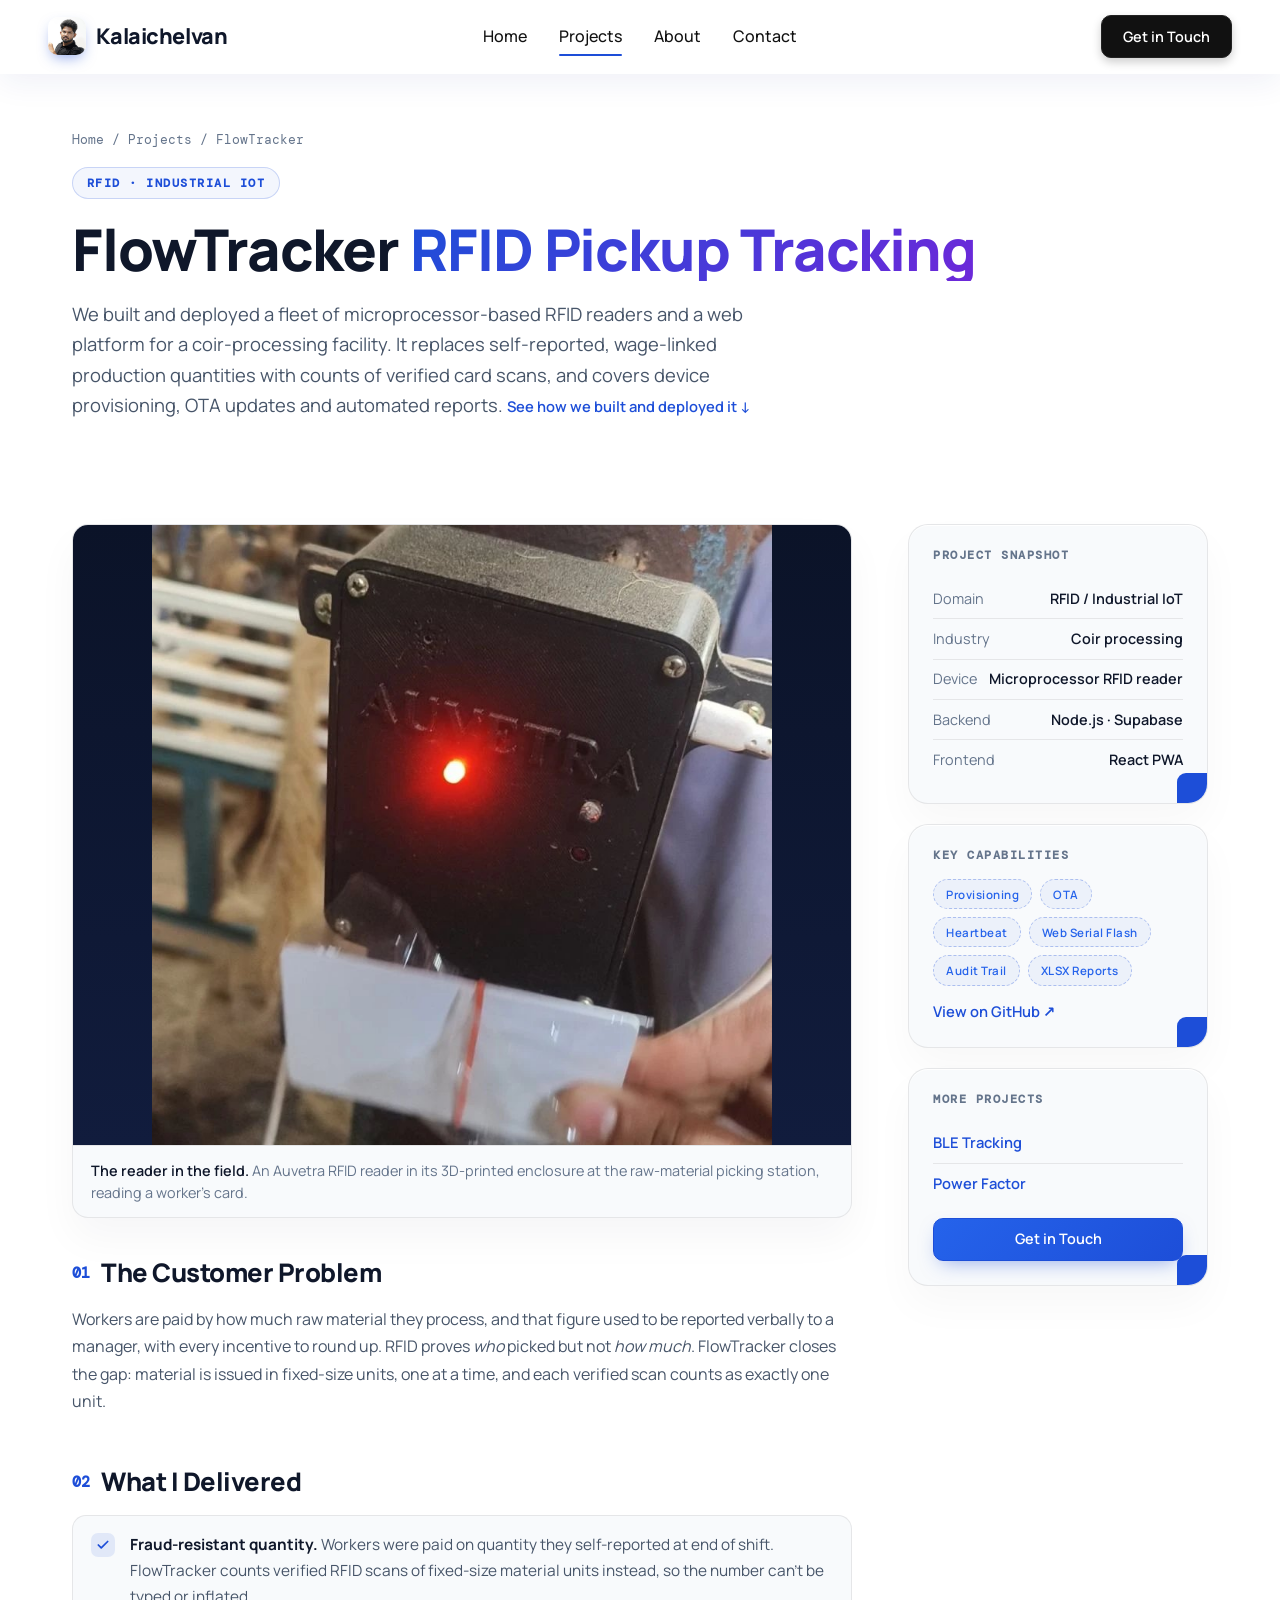
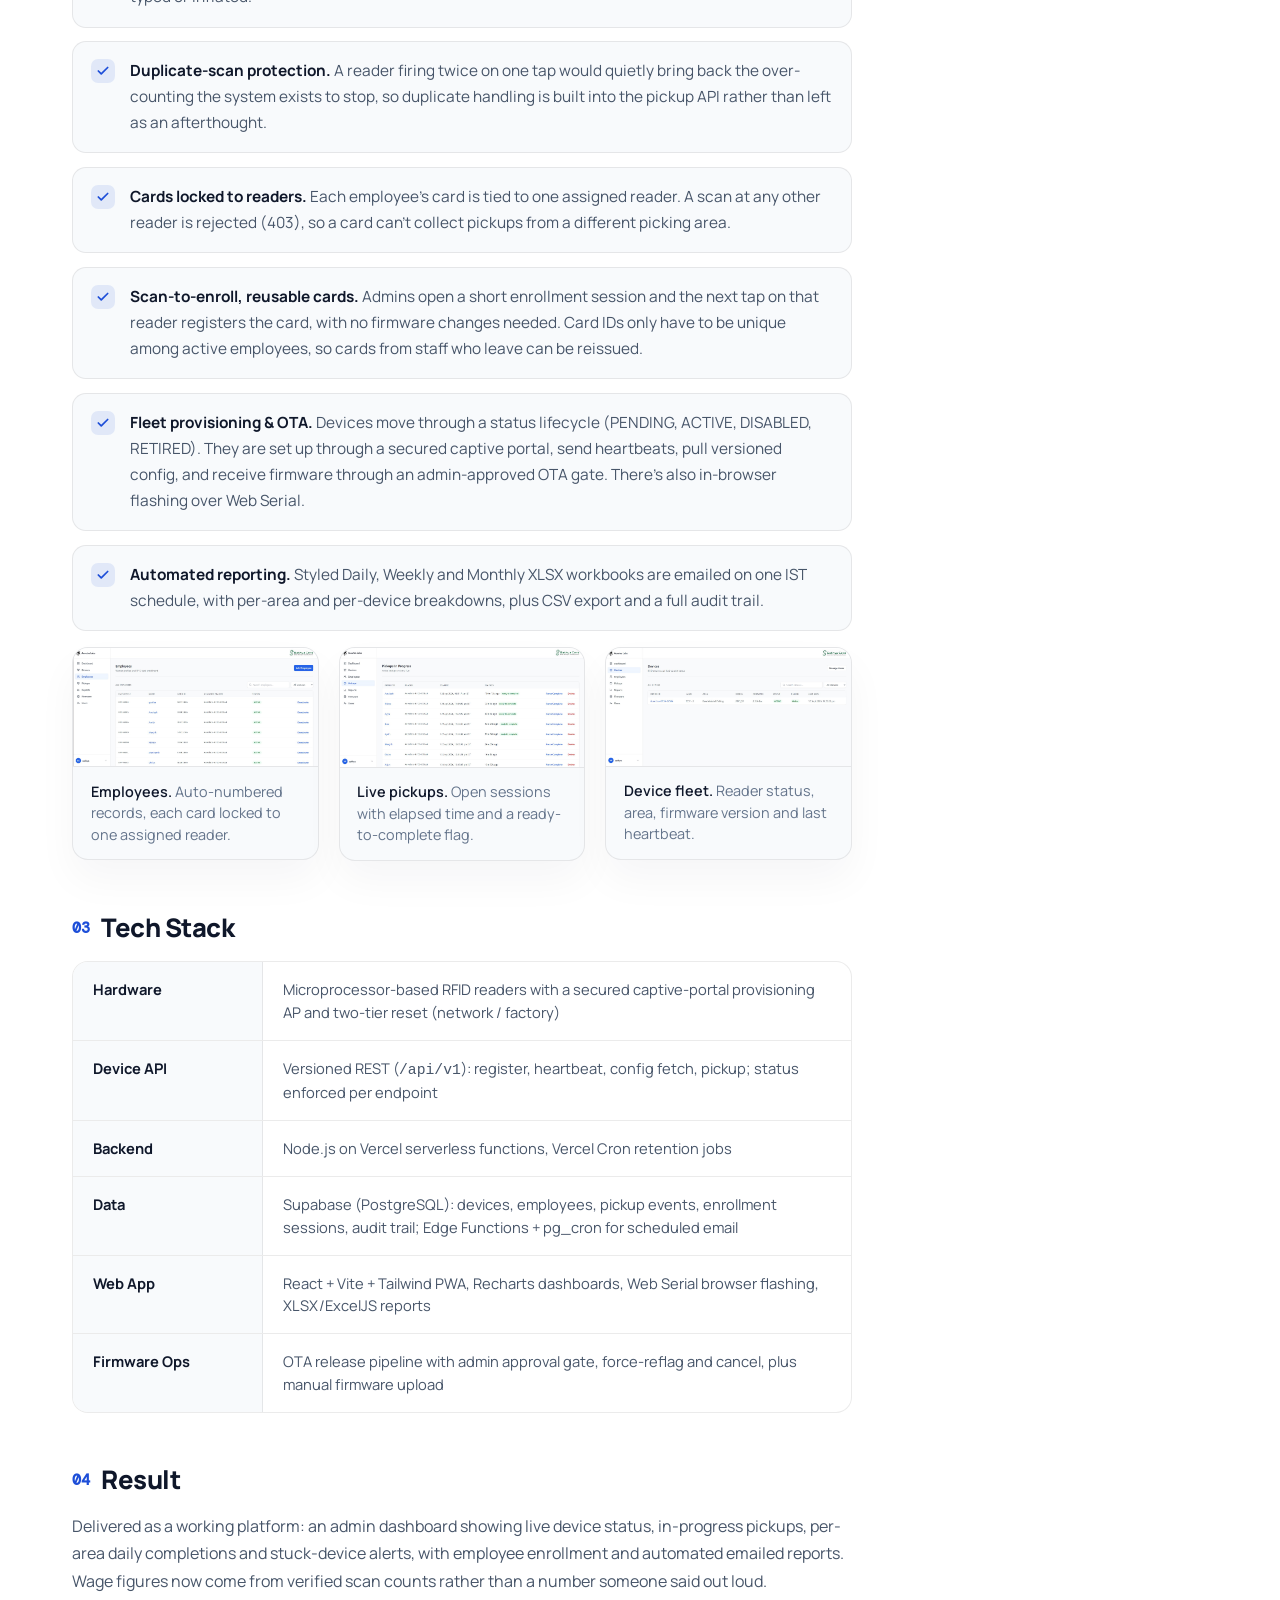
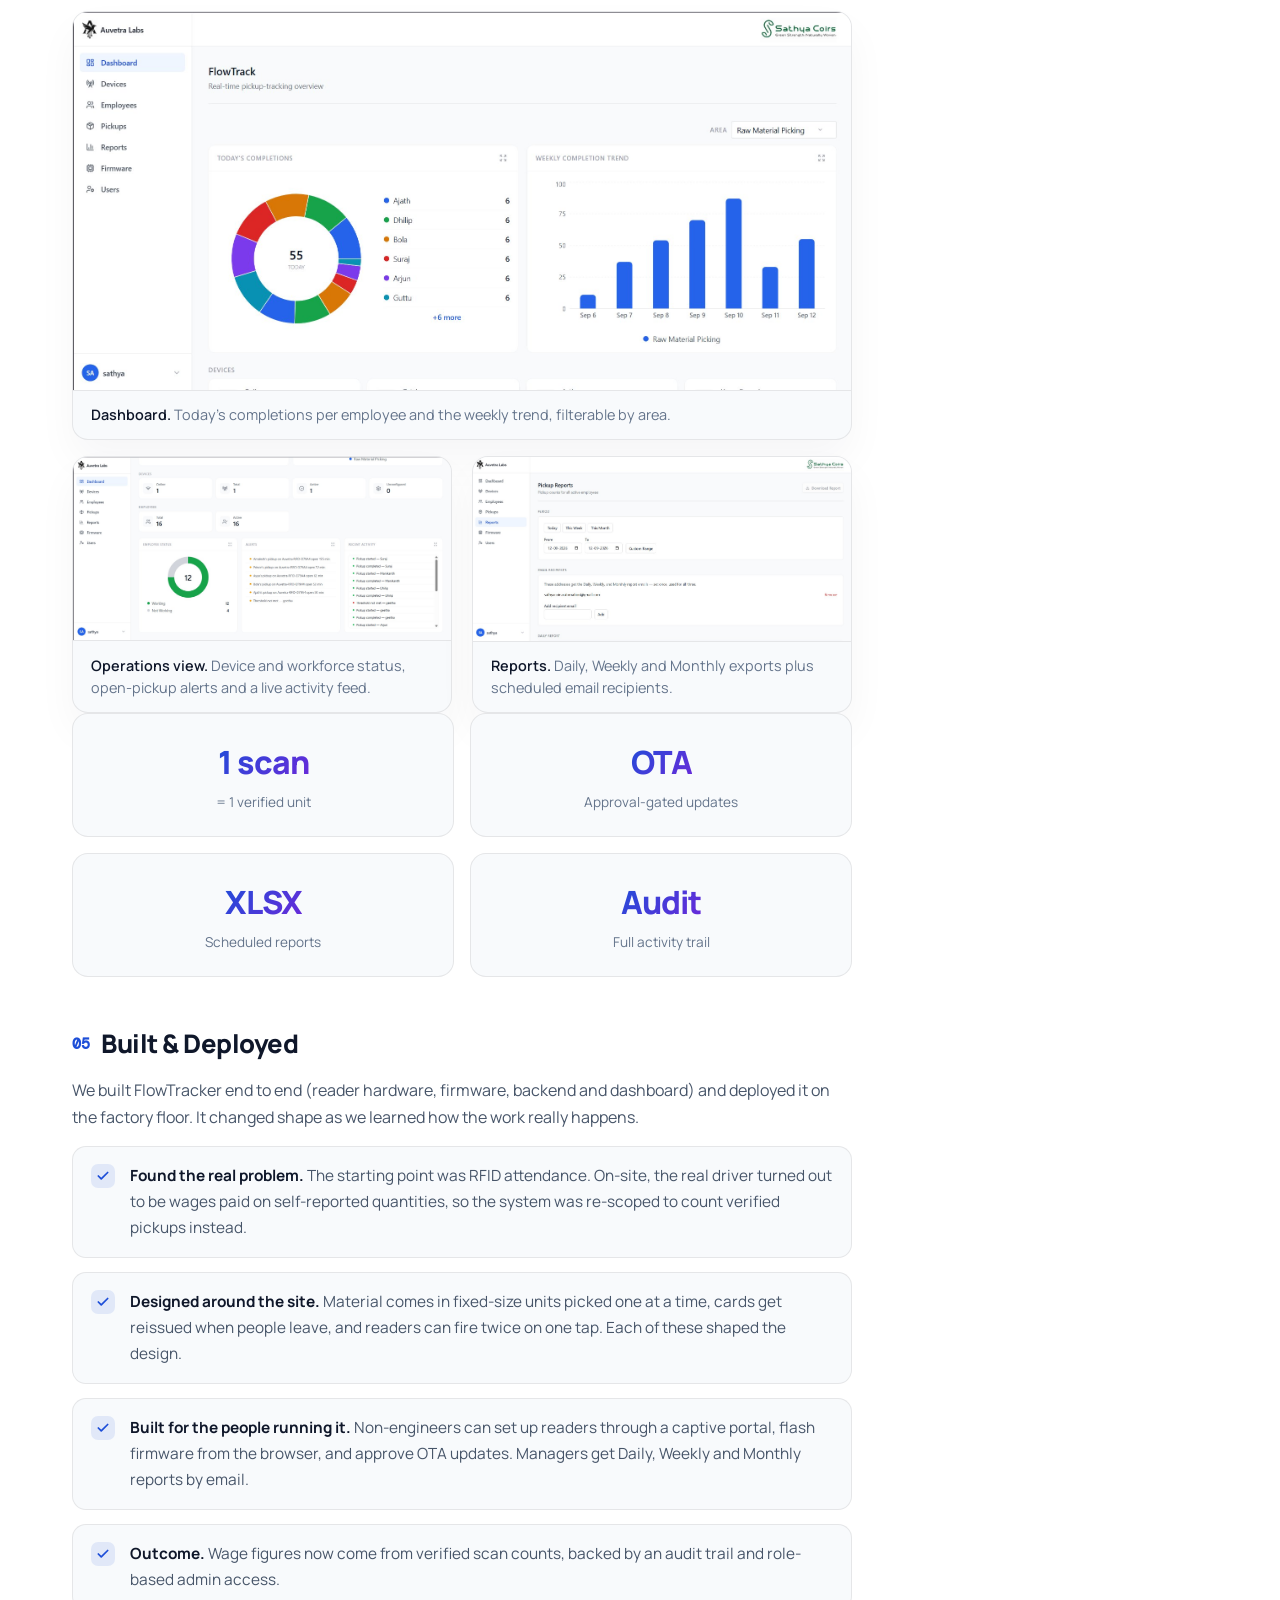
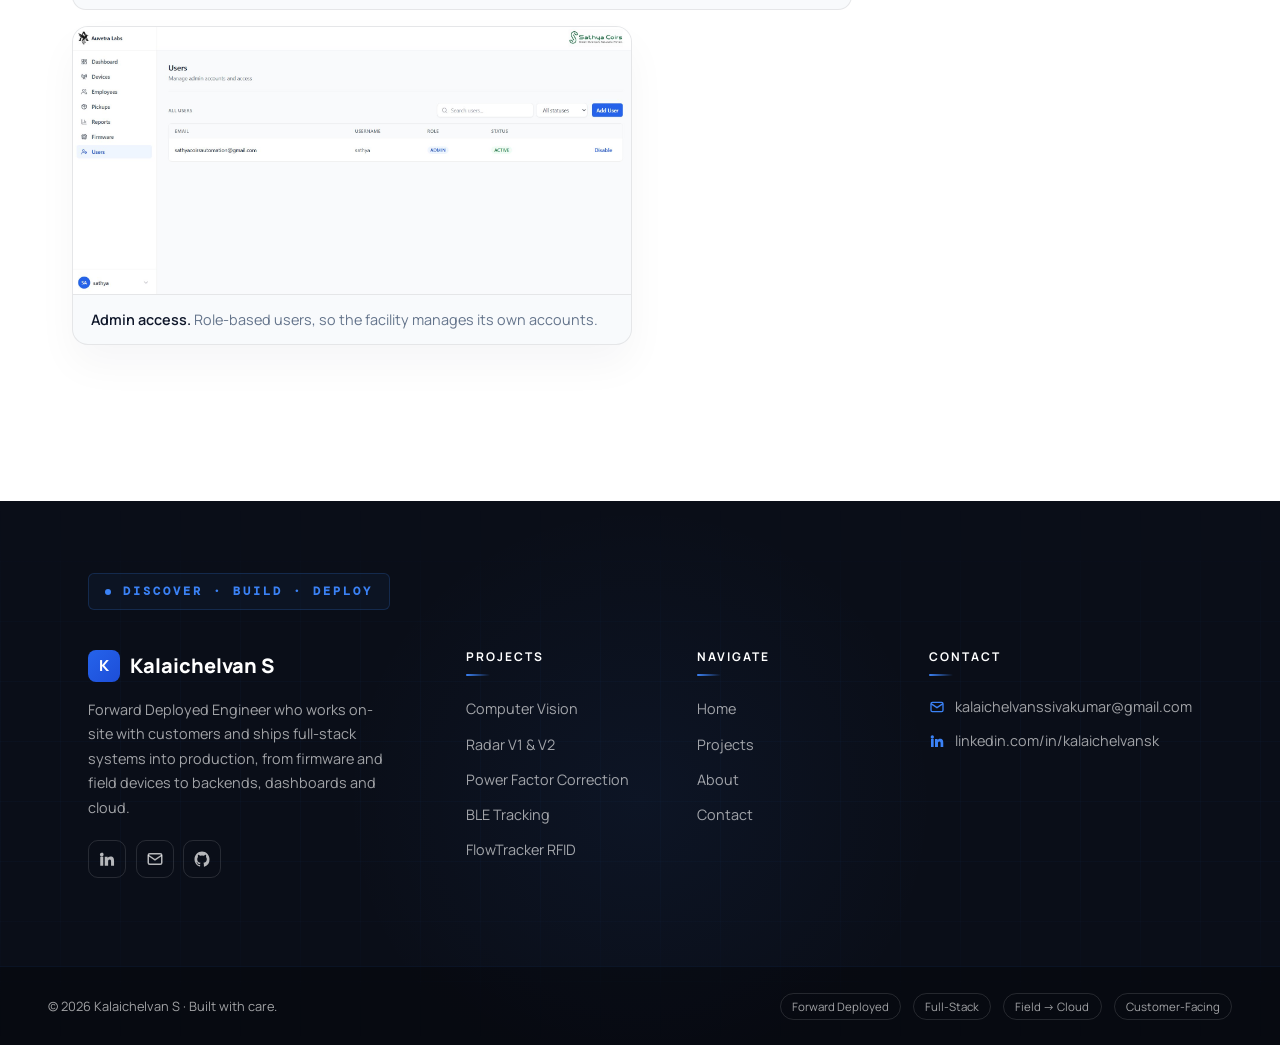
<file: project-flowtracker.html>
<!DOCTYPE html>
<html lang="en">
<head>
  <meta charset="UTF-8" />
  <meta name="viewport" content="width=device-width, initial-scale=1.0" />
  <title>FlowTracker RFID Pickup Tracking — Kalaichelvan S</title>
  <meta name="description" content="FlowTracker — a microprocessor-based RFID reader fleet and web platform that replaces self-reported wage quantities in a coir facility with verified, per-scan pickup counts." />
  <link rel="preconnect" href="https://fonts.googleapis.com" />
  <link rel="preconnect" href="https://fonts.gstatic.com" crossorigin />
  <link href="https://fonts.googleapis.com/css2?family=Manrope:wght@400;500;600;700;800&family=Inter:wght@400;500;600;700&family=DM+Mono:wght@400;500&display=swap" rel="stylesheet" />
  <link rel="stylesheet" href="assets/css/styles.css" />
</head>
<body>

  <nav class="navbar" aria-label="Primary">
    <div class="nav-container">
      <a class="nav-logo" href="index.html"><img class="logo-mark logo-photo" src="assets/img/profile.jpg" alt="Kalaichelvan S" />Kalaichelvan</a>
      <div class="nav-links">
        <a href="index.html" class="nav-link">Home</a>
        <a href="projects.html" class="nav-link active">Projects</a>
        <a href="about.html" class="nav-link">About</a>
        <a href="contact.html" class="nav-link">Contact</a>
      </div>
      <div class="nav-right">
        <a href="contact.html" class="btn btn-dark btn-sm">Get in Touch</a>
        <button class="mobile-menu-btn" aria-label="Menu" aria-expanded="false">
          <svg class="icon-open" viewBox="0 0 24 24" fill="none" stroke="currentColor" stroke-width="2" stroke-linecap="round"><path d="M4 6h16M4 12h16M4 18h16"/></svg>
          <svg class="icon-close" viewBox="0 0 24 24" fill="none" stroke="currentColor" stroke-width="2" stroke-linecap="round"><path d="M6 6l12 12M18 6L6 18"/></svg>
        </button>
      </div>
    </div>
  </nav>
  <div class="navbar-spacer"></div>

  <section class="page-hero">
    <div class="container reveal">
      <div class="breadcrumb"><a href="index.html">Home</a> / <a href="projects.html">Projects</a> / FlowTracker</div>
      <span class="section-label">RFID · Industrial IoT</span>
      <h1>FlowTracker <span class="highlight">RFID Pickup Tracking</span></h1>
      <p>We built and deployed a fleet of microprocessor-based RFID readers and a web platform for a coir-processing facility. It replaces self-reported, wage-linked production quantities with counts of verified card scans, and covers device provisioning, OTA updates and automated reports. <a href="#deployment" class="link-arrow" style="display:inline;">See how we built and deployed it ↓</a></p>
    </div>
  </section>

  <section class="section">
    <div class="container detail-grid">
      <div class="detail-main">

        <figure class="shot contain reveal" style="margin-bottom:2.5rem;"><a class="shot-zoom" href="assets/img/ft-reader.jpg" target="_blank" rel="noopener"><img src="assets/img/ft-reader.jpg" alt="Auvetra microprocessor-based RFID reader mounted at the picking station, reading a worker's card" /></a><figcaption><b>The reader in the field.</b> An Auvetra RFID reader in its 3D-printed enclosure at the raw-material picking station, reading a worker's card.</figcaption></figure>

        <section class="reveal">
          <h2><span class="idx">01</span> The Customer Problem</h2>
          <p>Workers are paid by how much raw material they process, and that figure used to be reported verbally to a manager, with every incentive to round up. RFID proves <em>who</em> picked but not <em>how much</em>. FlowTracker closes the gap: material is issued in fixed-size units, one at a time, and each verified scan counts as exactly one unit.</p>
        </section>

        <section class="reveal">
          <h2><span class="idx">02</span> What I Delivered</h2>
          <ul class="feature-list">
            <li><span class="tick"><svg viewBox="0 0 24 24" fill="none" stroke="currentColor" stroke-width="3"><path d="M20 6 9 17l-5-5" stroke-linecap="round" stroke-linejoin="round"/></svg></span><p><strong>Fraud-resistant quantity.</strong> Workers were paid on quantity they self-reported at end of shift. FlowTracker counts verified RFID scans of fixed-size material units instead, so the number can't be typed or inflated.</p></li>
            <li><span class="tick"><svg viewBox="0 0 24 24" fill="none" stroke="currentColor" stroke-width="3"><path d="M20 6 9 17l-5-5" stroke-linecap="round" stroke-linejoin="round"/></svg></span><p><strong>Duplicate-scan protection.</strong> A reader firing twice on one tap would quietly bring back the over-counting the system exists to stop, so duplicate handling is built into the pickup API rather than left as an afterthought.</p></li>
            <li><span class="tick"><svg viewBox="0 0 24 24" fill="none" stroke="currentColor" stroke-width="3"><path d="M20 6 9 17l-5-5" stroke-linecap="round" stroke-linejoin="round"/></svg></span><p><strong>Cards locked to readers.</strong> Each employee's card is tied to one assigned reader. A scan at any other reader is rejected (403), so a card can't collect pickups from a different picking area.</p></li>
            <li><span class="tick"><svg viewBox="0 0 24 24" fill="none" stroke="currentColor" stroke-width="3"><path d="M20 6 9 17l-5-5" stroke-linecap="round" stroke-linejoin="round"/></svg></span><p><strong>Scan-to-enroll, reusable cards.</strong> Admins open a short enrollment session and the next tap on that reader registers the card, with no firmware changes needed. Card IDs only have to be unique among active employees, so cards from staff who leave can be reissued.</p></li>
            <li><span class="tick"><svg viewBox="0 0 24 24" fill="none" stroke="currentColor" stroke-width="3"><path d="M20 6 9 17l-5-5" stroke-linecap="round" stroke-linejoin="round"/></svg></span><p><strong>Fleet provisioning &amp; OTA.</strong> Devices move through a status lifecycle (PENDING, ACTIVE, DISABLED, RETIRED). They are set up through a secured captive portal, send heartbeats, pull versioned config, and receive firmware through an admin-approved OTA gate. There's also in-browser flashing over Web Serial.</p></li>
            <li><span class="tick"><svg viewBox="0 0 24 24" fill="none" stroke="currentColor" stroke-width="3"><path d="M20 6 9 17l-5-5" stroke-linecap="round" stroke-linejoin="round"/></svg></span><p><strong>Automated reporting.</strong> Styled Daily, Weekly and Monthly XLSX workbooks are emailed on one IST schedule, with per-area and per-device breakdowns, plus CSV export and a full audit trail.</p></li>
          </ul>

          <div class="gallery cols-3 reveal">
            <figure class="shot"><a class="shot-zoom" href="assets/img/ft-employees.jpg" target="_blank" rel="noopener"><img src="assets/img/ft-employees.jpg" alt="Employees page listing employee numbers, RFID card IDs and assigned readers" loading="lazy" /></a><figcaption><b>Employees.</b> Auto-numbered records, each card locked to one assigned reader.</figcaption></figure>
            <figure class="shot"><a class="shot-zoom" href="assets/img/ft-pickups.jpg" target="_blank" rel="noopener"><img src="assets/img/ft-pickups.jpg" alt="Pickups In Progress page with elapsed time and force-complete actions" loading="lazy" /></a><figcaption><b>Live pickups.</b> Open sessions with elapsed time and a ready-to-complete flag.</figcaption></figure>
            <figure class="shot"><a class="shot-zoom" href="assets/img/ft-devices.jpg" target="_blank" rel="noopener"><img src="assets/img/ft-devices.jpg" alt="Devices page showing an RFID reader with area, model, firmware, status and last seen" loading="lazy" /></a><figcaption><b>Device fleet.</b> Reader status, area, firmware version and last heartbeat.</figcaption></figure>
          </div>
        </section>

        <section class="reveal">
          <h2><span class="idx">03</span> Tech Stack</h2>
          <div class="stack-table">
            <div class="stack-row"><div class="layer">Hardware</div><div class="tech">Microprocessor-based RFID readers with a secured captive-portal provisioning AP and two-tier reset (network / factory)</div></div>
            <div class="stack-row"><div class="layer">Device API</div><div class="tech">Versioned REST (<code>/api/v1</code>): register, heartbeat, config fetch, pickup; status enforced per endpoint</div></div>
            <div class="stack-row"><div class="layer">Backend</div><div class="tech">Node.js on Vercel serverless functions, Vercel Cron retention jobs</div></div>
            <div class="stack-row"><div class="layer">Data</div><div class="tech">Supabase (PostgreSQL): devices, employees, pickup events, enrollment sessions, audit trail; Edge Functions + pg_cron for scheduled email</div></div>
            <div class="stack-row"><div class="layer">Web App</div><div class="tech">React + Vite + Tailwind PWA, Recharts dashboards, Web Serial browser flashing, XLSX/ExcelJS reports</div></div>
            <div class="stack-row"><div class="layer">Firmware Ops</div><div class="tech">OTA release pipeline with admin approval gate, force-reflag and cancel, plus manual firmware upload</div></div>
          </div>
        </section>

        <section class="reveal">
          <h2><span class="idx">04</span> Result</h2>
          <p>Delivered as a working platform: an admin dashboard showing live device status, in-progress pickups, per-area daily completions and stuck-device alerts, with employee enrollment and automated emailed reports. Wage figures now come from verified scan counts rather than a number someone said out loud.</p>
          <div class="gallery gallery-stack reveal">
            <figure class="shot"><a class="shot-zoom" href="assets/img/ft-dashboard.jpg" target="_blank" rel="noopener"><img src="assets/img/ft-dashboard.jpg" alt="FlowTrack dashboard with today's completions donut and weekly completion trend" loading="lazy" /></a><figcaption><b>Dashboard.</b> Today's completions per employee and the weekly trend, filterable by area.</figcaption></figure>
          </div>
          <div class="gallery reveal">
            <figure class="shot"><a class="shot-zoom" href="assets/img/ft-dashboard-status.jpg" target="_blank" rel="noopener"><img src="assets/img/ft-dashboard-status.jpg" alt="Dashboard showing device and employee counts, employee status, alerts and recent activity" loading="lazy" /></a><figcaption><b>Operations view.</b> Device and workforce status, open-pickup alerts and a live activity feed.</figcaption></figure>
            <figure class="shot"><a class="shot-zoom" href="assets/img/ft-reports.jpg" target="_blank" rel="noopener"><img src="assets/img/ft-reports.jpg" alt="Pickup Reports page with period selection and email recipients" loading="lazy" /></a><figcaption><b>Reports.</b> Daily, Weekly and Monthly exports plus scheduled email recipients.</figcaption></figure>
          </div>

          <div class="result-grid">
            <div class="result-tile"><div class="big"><span class="highlight">1 scan</span></div><div class="lbl">= 1 verified unit</div></div>
            <div class="result-tile"><div class="big"><span class="highlight">OTA</span></div><div class="lbl">Approval-gated updates</div></div>
            <div class="result-tile"><div class="big"><span class="highlight">XLSX</span></div><div class="lbl">Scheduled reports</div></div>
            <div class="result-tile"><div class="big"><span class="highlight">Audit</span></div><div class="lbl">Full activity trail</div></div>
          </div>
        </section>

        <section class="reveal" id="deployment">
          <h2><span class="idx">05</span> Built &amp; Deployed</h2>
          <p>We built FlowTracker end to end (reader hardware, firmware, backend and dashboard) and deployed it on the factory floor. It changed shape as we learned how the work really happens.</p>
          <ul class="feature-list">
            <li><span class="tick"><svg viewBox="0 0 24 24" fill="none" stroke="currentColor" stroke-width="3"><path d="M20 6 9 17l-5-5" stroke-linecap="round" stroke-linejoin="round"/></svg></span><p><strong>Found the real problem.</strong> The starting point was RFID attendance. On-site, the real driver turned out to be wages paid on self-reported quantities, so the system was re-scoped to count verified pickups instead.</p></li>
            <li><span class="tick"><svg viewBox="0 0 24 24" fill="none" stroke="currentColor" stroke-width="3"><path d="M20 6 9 17l-5-5" stroke-linecap="round" stroke-linejoin="round"/></svg></span><p><strong>Designed around the site.</strong> Material comes in fixed-size units picked one at a time, cards get reissued when people leave, and readers can fire twice on one tap. Each of these shaped the design.</p></li>
            <li><span class="tick"><svg viewBox="0 0 24 24" fill="none" stroke="currentColor" stroke-width="3"><path d="M20 6 9 17l-5-5" stroke-linecap="round" stroke-linejoin="round"/></svg></span><p><strong>Built for the people running it.</strong> Non-engineers can set up readers through a captive portal, flash firmware from the browser, and approve OTA updates. Managers get Daily, Weekly and Monthly reports by email.</p></li>
            <li><span class="tick"><svg viewBox="0 0 24 24" fill="none" stroke="currentColor" stroke-width="3"><path d="M20 6 9 17l-5-5" stroke-linecap="round" stroke-linejoin="round"/></svg></span><p><strong>Outcome.</strong> Wage figures now come from verified scan counts, backed by an audit trail and role-based admin access.</p></li>
          </ul>

          <div class="gallery reveal" style="grid-template-columns:1fr;max-width:560px;">
            <figure class="shot"><a class="shot-zoom" href="assets/img/ft-users.jpg" target="_blank" rel="noopener"><img src="assets/img/ft-users.jpg" alt="Users page showing admin accounts with role and status" loading="lazy" /></a><figcaption><b>Admin access.</b> Role-based users, so the facility manages its own accounts.</figcaption></figure>
          </div>
        </section>

      </div>

      <aside class="detail-side reveal">
        <div class="side-card">
          <h4>Project Snapshot</h4>
          <div class="kv"><span class="k">Domain</span><span class="v">RFID / Industrial IoT</span></div>
          <div class="kv"><span class="k">Industry</span><span class="v">Coir processing</span></div>
          <div class="kv"><span class="k">Device</span><span class="v">Microprocessor RFID reader</span></div>
          <div class="kv"><span class="k">Backend</span><span class="v">Node.js · Supabase</span></div>
          <div class="kv"><span class="k">Frontend</span><span class="v">React PWA</span></div>
        </div>
        <div class="side-card">
          <h4>Key Capabilities</h4>
          <div class="chips">
            <span class="eco-tag">Provisioning</span><span class="eco-tag">OTA</span><span class="eco-tag">Heartbeat</span>
            <span class="eco-tag">Web Serial Flash</span><span class="eco-tag">Audit Trail</span><span class="eco-tag">XLSX Reports</span>
          </div>
          <a href="https://github.com/sathya-coirs/FlowTracker" target="_blank" rel="noopener" class="link-arrow" style="margin-top:14px;display:inline-block;">View on GitHub ↗</a>
        </div>
        <div class="side-card">
          <h4>More Projects</h4>
          <div class="kv"><span class="k"><a href="project-ble-tracking.html" class="link-arrow">BLE Tracking</a></span></div>
          <div class="kv"><span class="k"><a href="project-power-factor.html" class="link-arrow">Power Factor</a></span></div>
          <a href="contact.html" class="btn btn-blue btn-sm" style="margin-top:14px;width:100%;">Get in Touch</a>
        </div>
      </aside>
    </div>
  </section>

  <footer class="footer">
    <div class="footer-grid-bg"></div>
    <div class="footer-inner">
      <div class="footer-motto">Discover · Build · Deploy</div>
      <div class="footer-container">
        <div class="footer-brand">
          <div class="footer-logo"><span class="logo-mark">K</span> Kalaichelvan S</div>
          <p class="footer-description">Forward Deployed Engineer who works on-site with customers and ships full-stack systems into production, from firmware and field devices to backends, dashboards and cloud.</p>
          <div class="footer-socials">
            <a href="https://www.linkedin.com/in/kalaichelvansk/" target="_blank" rel="noopener" aria-label="LinkedIn"><svg viewBox="0 0 24 24" fill="currentColor"><path d="M4.98 3.5A2.5 2.5 0 1 1 5 8.5a2.5 2.5 0 0 1 0-5zM3 9h4v12H3zM9 9h3.8v1.7h.05c.53-1 1.83-2.05 3.77-2.05 4.03 0 4.78 2.65 4.78 6.1V21h-4v-5.4c0-1.29-.02-2.95-1.8-2.95-1.8 0-2.08 1.4-2.08 2.85V21H9z"/></svg></a>
            <a href="mailto:kalaichelvanssivakumar@gmail.com" aria-label="Email"><svg viewBox="0 0 24 24" fill="none" stroke="currentColor" stroke-width="2"><rect x="3" y="5" width="18" height="14" rx="2"/><path d="m3 7 9 6 9-6"/></svg></a>
            <a href="https://github.com/" target="_blank" rel="noopener" aria-label="GitHub"><svg viewBox="0 0 24 24" fill="currentColor"><path d="M12 2C6.48 2 2 6.58 2 12.25c0 4.53 2.87 8.37 6.84 9.73.5.1.68-.22.68-.49v-1.7c-2.78.62-3.37-1.22-3.37-1.22-.45-1.18-1.11-1.5-1.11-1.5-.91-.63.07-.62.07-.62 1 .07 1.53 1.06 1.53 1.06.89 1.56 2.34 1.11 2.91.85.09-.66.35-1.11.63-1.36-2.22-.26-4.55-1.14-4.55-5.07 0-1.12.39-2.03 1.03-2.75-.1-.26-.45-1.3.1-2.71 0 0 .84-.28 2.75 1.05a9.36 9.36 0 0 1 5 0c1.91-1.33 2.75-1.05 2.75-1.05.55 1.41.2 2.45.1 2.71.64.72 1.03 1.63 1.03 2.75 0 3.94-2.34 4.81-4.57 5.06.36.32.68.94.68 1.9v2.81c0 .27.18.6.69.49A10.26 10.26 0 0 0 22 12.25C22 6.58 17.52 2 12 2z"/></svg></a>
          </div>
        </div>
        <div class="footer-section"><h3>Projects</h3><ul class="footer-links">
          <li><a href="project-computer-vision.html">Computer Vision</a></li>
          <li><a href="project-radar.html">Radar V1 &amp; V2</a></li>
          <li><a href="project-power-factor.html">Power Factor Correction</a></li>
          <li><a href="project-ble-tracking.html">BLE Tracking</a></li>
          <li><a href="project-flowtracker.html">FlowTracker RFID</a></li>
        </ul></div>
        <div class="footer-section"><h3>Navigate</h3><ul class="footer-links">
          <li><a href="index.html">Home</a></li>
          <li><a href="projects.html">Projects</a></li>
          <li><a href="about.html">About</a></li>
          <li><a href="contact.html">Contact</a></li>
        </ul></div>
        <div class="footer-section"><h3>Contact</h3><ul class="footer-contact">
          <li><svg viewBox="0 0 24 24" fill="none" stroke="currentColor" stroke-width="2"><rect x="3" y="5" width="18" height="14" rx="2"/><path d="m3 7 9 6 9-6"/></svg><a href="mailto:kalaichelvanssivakumar@gmail.com">kalaichelvanssivakumar@gmail.com</a></li>
          <li><svg viewBox="0 0 24 24" fill="currentColor"><path d="M4.98 3.5A2.5 2.5 0 1 1 5 8.5a2.5 2.5 0 0 1 0-5zM3 9h4v12H3zM9 9h3.8v1.7h.05c.53-1 1.83-2.05 3.77-2.05 4.03 0 4.78 2.65 4.78 6.1V21h-4v-5.4c0-1.29-.02-2.95-1.8-2.95-1.8 0-2.08 1.4-2.08 2.85V21H9z"/></svg><a href="https://www.linkedin.com/in/kalaichelvansk/" target="_blank" rel="noopener">linkedin.com/in/kalaichelvansk</a></li>
        </ul></div>
      </div>
    </div>
    <div class="footer-bottom">
      <div class="footer-bottom-container">
        <span>© <span data-year>2026</span> Kalaichelvan S · Built with care.</span>
        <div class="footer-badges"><span>Forward Deployed</span><span>Full-Stack</span><span>Field → Cloud</span><span>Customer-Facing</span></div>
      </div>
    </div>
  </footer>

  <script src="assets/js/main.js"></script>
</body>
</html>
</file>
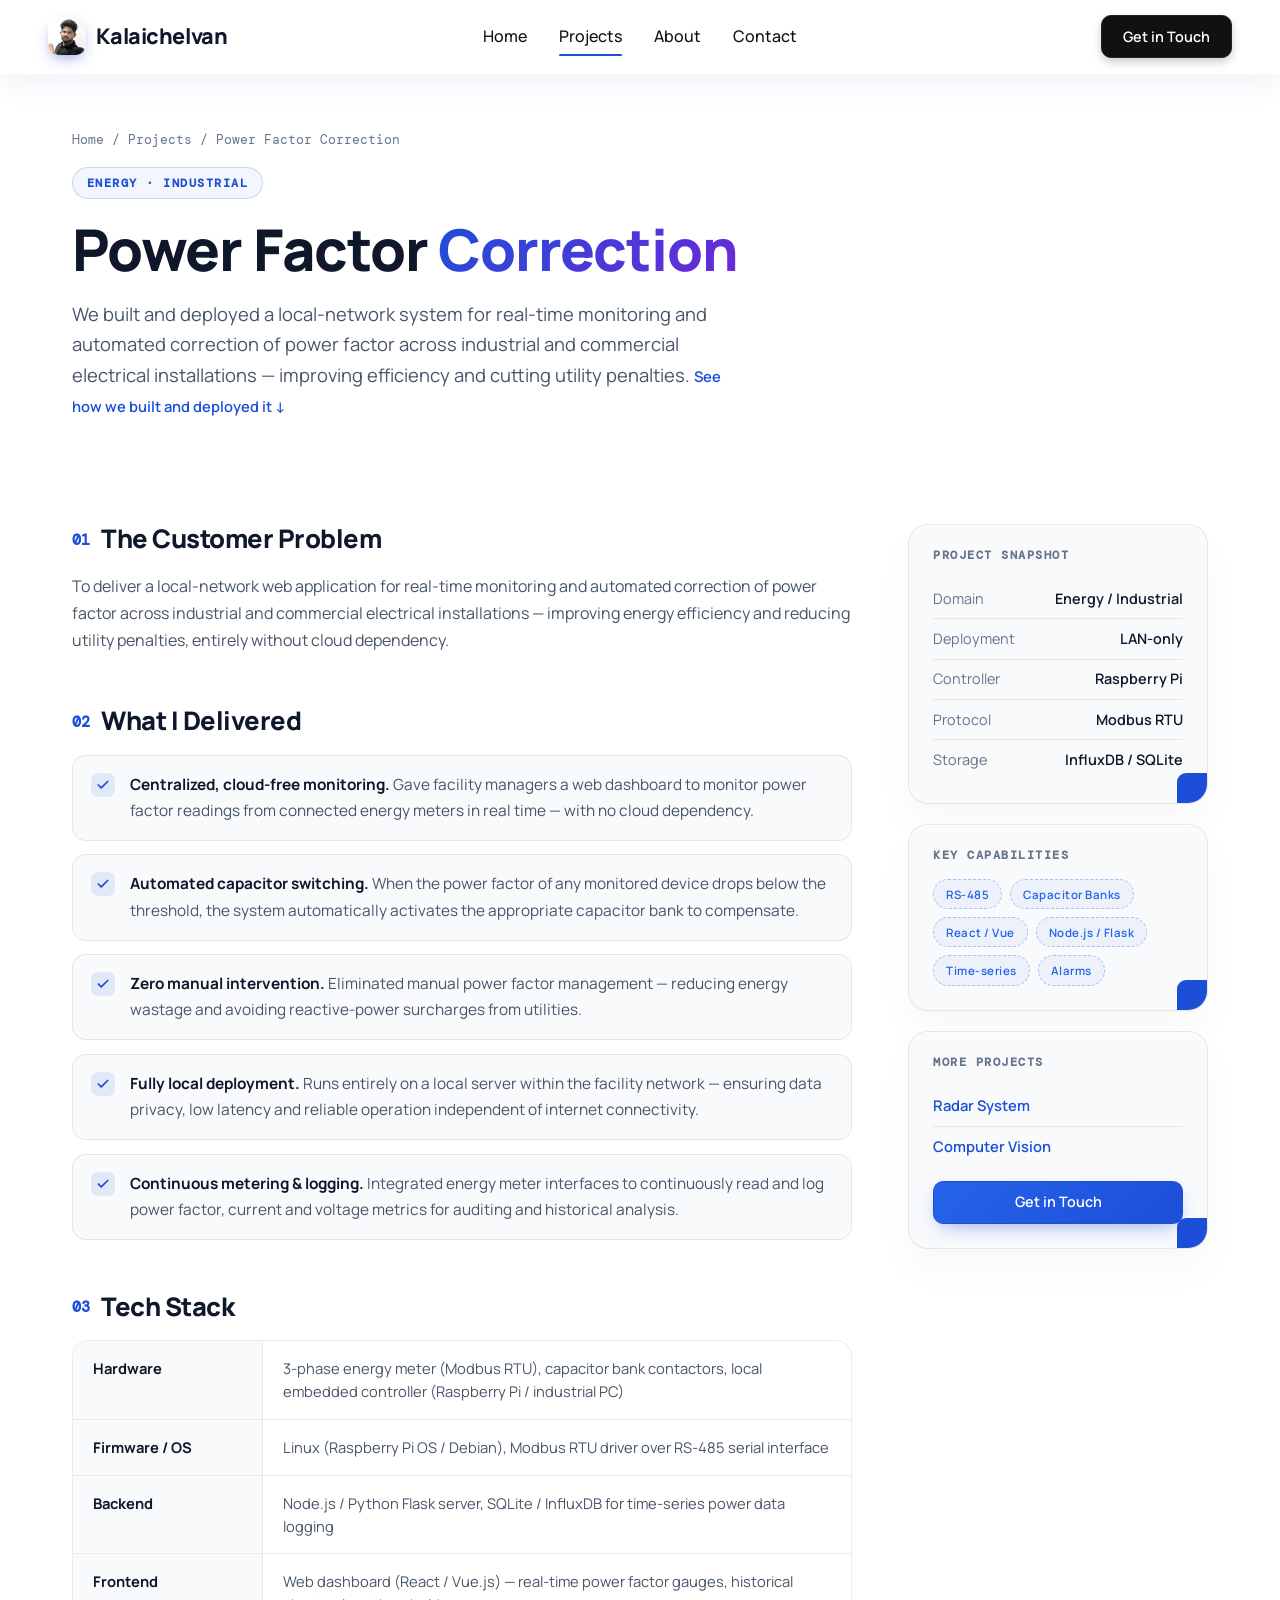
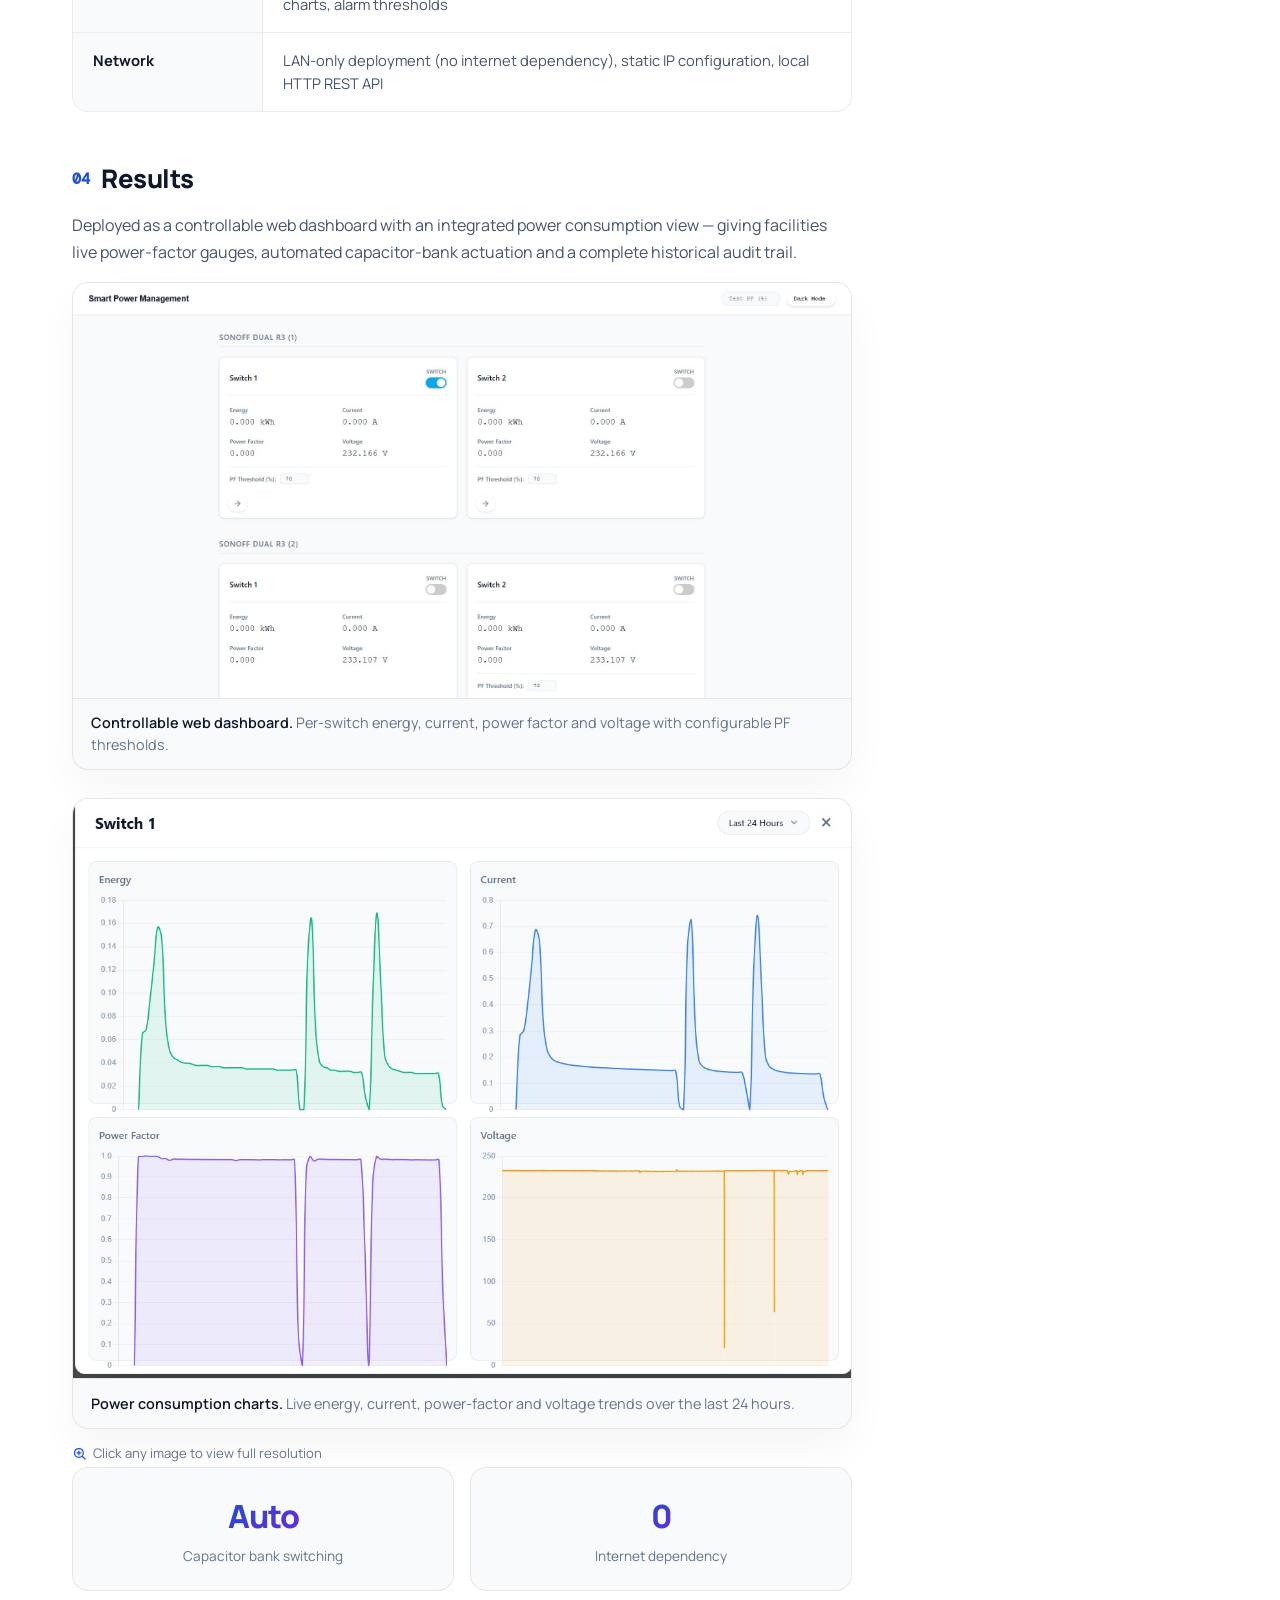
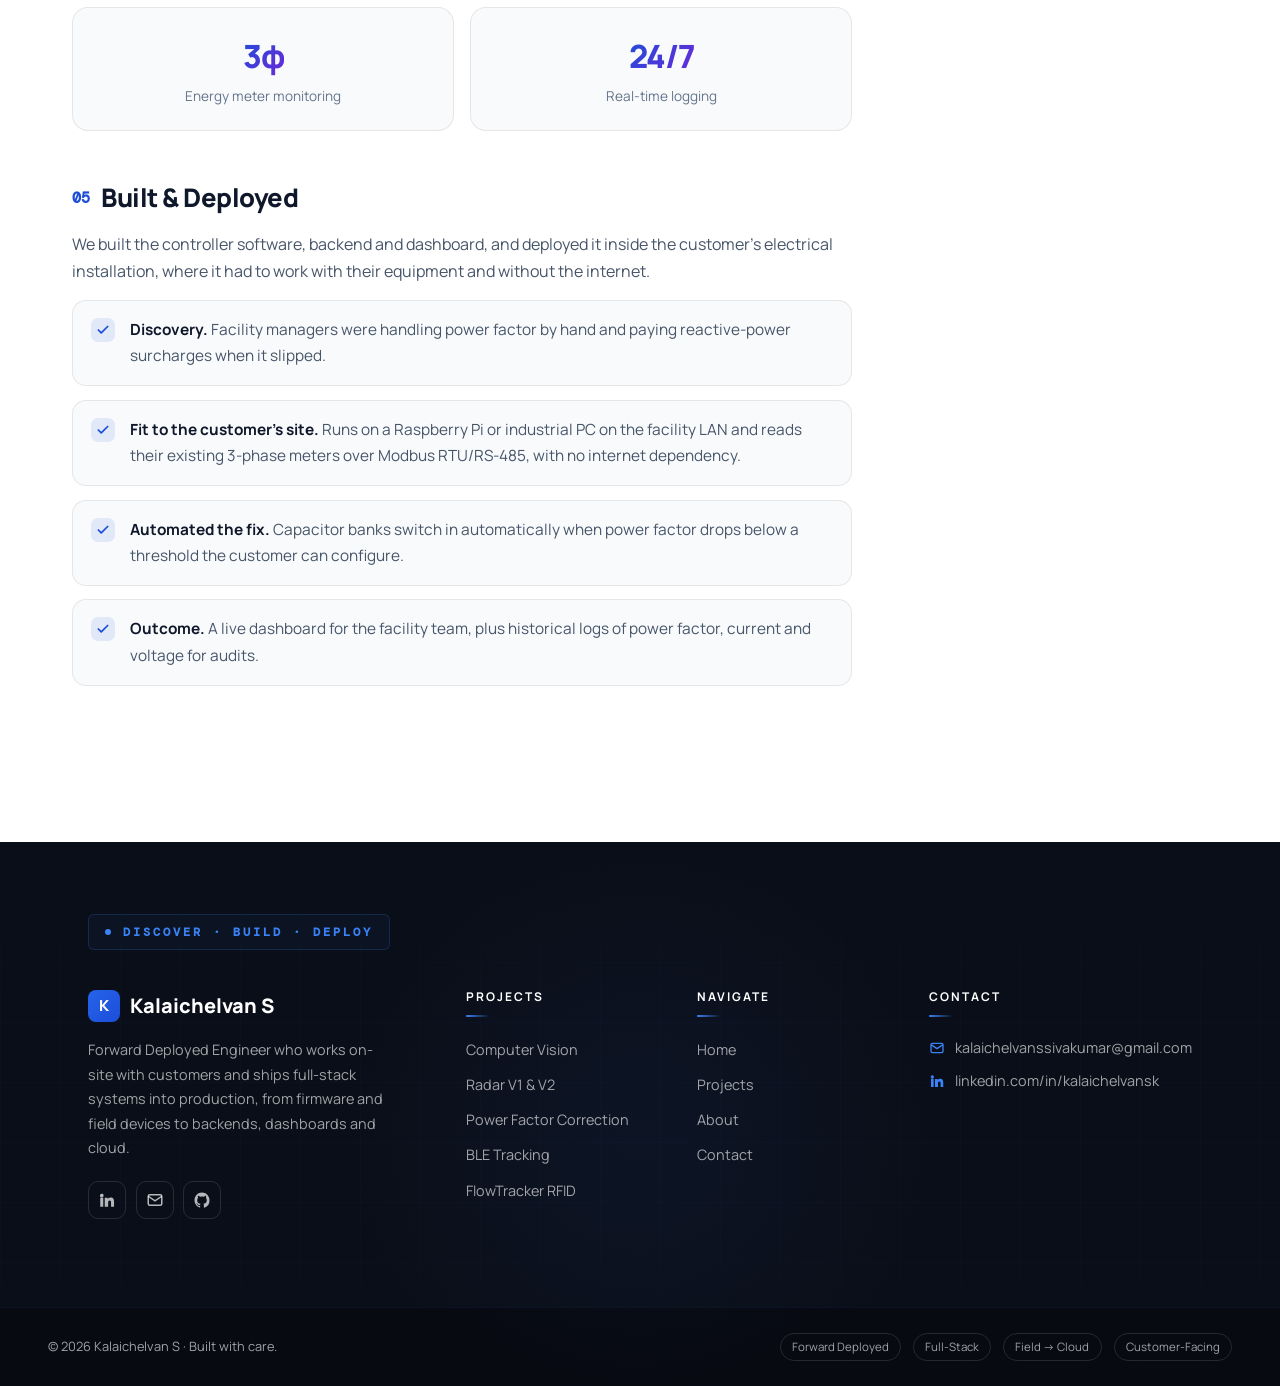
<file: project-power-factor.html>
<!DOCTYPE html>
<html lang="en">
<head>
  <meta charset="UTF-8" />
  <meta name="viewport" content="width=device-width, initial-scale=1.0" />
  <title>Power Factor Correction — Kalaichelvan S</title>
  <meta name="description" content="A local-network system we built and deployed for real-time monitoring and automated correction of power factor across industrial and commercial electrical installations." />
  <link rel="preconnect" href="https://fonts.googleapis.com" />
  <link rel="preconnect" href="https://fonts.gstatic.com" crossorigin />
  <link href="https://fonts.googleapis.com/css2?family=Manrope:wght@400;500;600;700;800&family=Inter:wght@400;500;600;700&family=DM+Mono:wght@400;500&display=swap" rel="stylesheet" />
  <link rel="stylesheet" href="assets/css/styles.css" />
</head>
<body>

  <nav class="navbar" aria-label="Primary">
    <div class="nav-container">
      <a class="nav-logo" href="index.html"><img class="logo-mark logo-photo" src="assets/img/profile.jpg" alt="Kalaichelvan S" />Kalaichelvan</a>
      <div class="nav-links">
        <a href="index.html" class="nav-link">Home</a>
        <a href="projects.html" class="nav-link active">Projects</a>
        <a href="about.html" class="nav-link">About</a>
        <a href="contact.html" class="nav-link">Contact</a>
      </div>
      <div class="nav-right">
        <a href="contact.html" class="btn btn-dark btn-sm">Get in Touch</a>
        <button class="mobile-menu-btn" aria-label="Menu" aria-expanded="false">
          <svg class="icon-open" viewBox="0 0 24 24" fill="none" stroke="currentColor" stroke-width="2" stroke-linecap="round"><path d="M4 6h16M4 12h16M4 18h16"/></svg>
          <svg class="icon-close" viewBox="0 0 24 24" fill="none" stroke="currentColor" stroke-width="2" stroke-linecap="round"><path d="M6 6l12 12M18 6L6 18"/></svg>
        </button>
      </div>
    </div>
  </nav>
  <div class="navbar-spacer"></div>

  <section class="page-hero">
    <div class="container reveal">
      <div class="breadcrumb"><a href="index.html">Home</a> / <a href="projects.html">Projects</a> / Power Factor Correction</div>
      <span class="section-label">Energy · Industrial</span>
      <h1>Power Factor <span class="highlight">Correction</span></h1>
      <p>We built and deployed a local-network system for real-time monitoring and automated correction of power factor across industrial and commercial electrical installations — improving efficiency and cutting utility penalties. <a href="#deployment" class="link-arrow" style="display:inline;">See how we built and deployed it ↓</a></p>
    </div>
  </section>

  <section class="section">
    <div class="container detail-grid">
      <div class="detail-main">

        <section class="reveal">
          <h2><span class="idx">01</span> The Customer Problem</h2>
          <p>To deliver a local-network web application for real-time monitoring and automated correction of power factor across industrial and commercial electrical installations — improving energy efficiency and reducing utility penalties, entirely without cloud dependency.</p>
        </section>

        <section class="reveal">
          <h2><span class="idx">02</span> What I Delivered</h2>
          <ul class="feature-list">
            <li><span class="tick"><svg viewBox="0 0 24 24" fill="none" stroke="currentColor" stroke-width="3"><path d="M20 6 9 17l-5-5" stroke-linecap="round" stroke-linejoin="round"/></svg></span><p><strong>Centralized, cloud-free monitoring.</strong> Gave facility managers a web dashboard to monitor power factor readings from connected energy meters in real time — with no cloud dependency.</p></li>
            <li><span class="tick"><svg viewBox="0 0 24 24" fill="none" stroke="currentColor" stroke-width="3"><path d="M20 6 9 17l-5-5" stroke-linecap="round" stroke-linejoin="round"/></svg></span><p><strong>Automated capacitor switching.</strong> When the power factor of any monitored device drops below the threshold, the system automatically activates the appropriate capacitor bank to compensate.</p></li>
            <li><span class="tick"><svg viewBox="0 0 24 24" fill="none" stroke="currentColor" stroke-width="3"><path d="M20 6 9 17l-5-5" stroke-linecap="round" stroke-linejoin="round"/></svg></span><p><strong>Zero manual intervention.</strong> Eliminated manual power factor management — reducing energy wastage and avoiding reactive-power surcharges from utilities.</p></li>
            <li><span class="tick"><svg viewBox="0 0 24 24" fill="none" stroke="currentColor" stroke-width="3"><path d="M20 6 9 17l-5-5" stroke-linecap="round" stroke-linejoin="round"/></svg></span><p><strong>Fully local deployment.</strong> Runs entirely on a local server within the facility network — ensuring data privacy, low latency and reliable operation independent of internet connectivity.</p></li>
            <li><span class="tick"><svg viewBox="0 0 24 24" fill="none" stroke="currentColor" stroke-width="3"><path d="M20 6 9 17l-5-5" stroke-linecap="round" stroke-linejoin="round"/></svg></span><p><strong>Continuous metering &amp; logging.</strong> Integrated energy meter interfaces to continuously read and log power factor, current and voltage metrics for auditing and historical analysis.</p></li>
          </ul>
        </section>

        <section class="reveal">
          <h2><span class="idx">03</span> Tech Stack</h2>
          <div class="stack-table">
            <div class="stack-row"><div class="layer">Hardware</div><div class="tech">3-phase energy meter (Modbus RTU), capacitor bank contactors, local embedded controller (Raspberry Pi / industrial PC)</div></div>
            <div class="stack-row"><div class="layer">Firmware / OS</div><div class="tech">Linux (Raspberry Pi OS / Debian), Modbus RTU driver over RS-485 serial interface</div></div>
            <div class="stack-row"><div class="layer">Backend</div><div class="tech">Node.js / Python Flask server, SQLite / InfluxDB for time-series power data logging</div></div>
            <div class="stack-row"><div class="layer">Frontend</div><div class="tech">Web dashboard (React / Vue.js) — real-time power factor gauges, historical charts, alarm thresholds</div></div>
            <div class="stack-row"><div class="layer">Network</div><div class="tech">LAN-only deployment (no internet dependency), static IP configuration, local HTTP REST API</div></div>
          </div>
        </section>

        <section class="reveal">
          <h2><span class="idx">04</span> Results</h2>
          <p>Deployed as a controllable web dashboard with an integrated power consumption view — giving facilities live power-factor gauges, automated capacitor-bank actuation and a complete historical audit trail.</p>

          <div class="gallery gallery-stack reveal">
            <figure class="shot"><a class="shot-zoom" href="assets/img/pfc-dashboard.jpg" target="_blank" rel="noopener"><img src="assets/img/pfc-dashboard.jpg" alt="Smart power management dashboard with per-switch control" loading="lazy" /></a><figcaption><b>Controllable web dashboard.</b> Per-switch energy, current, power factor and voltage with configurable PF thresholds.</figcaption></figure>
            <figure class="shot"><a class="shot-zoom" href="assets/img/pfc-charts.jpg" target="_blank" rel="noopener"><img src="assets/img/pfc-charts.jpg" alt="Per-switch energy, current, power factor and voltage charts" loading="lazy" /></a><figcaption><b>Power consumption charts.</b> Live energy, current, power-factor and voltage trends over the last 24 hours.</figcaption></figure>
          </div>
          <span class="gallery-hint"><svg viewBox="0 0 24 24" fill="none" stroke="currentColor" stroke-width="2"><circle cx="11" cy="11" r="7"/><path d="m21 21-4.3-4.3M11 8v6M8 11h6" stroke-linecap="round"/></svg> Click any image to view full resolution</span>

          <div class="result-grid">
            <div class="result-tile"><div class="big"><span class="highlight">Auto</span></div><div class="lbl">Capacitor bank switching</div></div>
            <div class="result-tile"><div class="big"><span class="highlight">0</span></div><div class="lbl">Internet dependency</div></div>
            <div class="result-tile"><div class="big"><span class="highlight">3φ</span></div><div class="lbl">Energy meter monitoring</div></div>
            <div class="result-tile"><div class="big"><span class="highlight">24/7</span></div><div class="lbl">Real-time logging</div></div>
          </div>
        </section>

        <section class="reveal" id="deployment">
          <h2><span class="idx">05</span> Built &amp; Deployed</h2>
          <p>We built the controller software, backend and dashboard, and deployed it inside the customer's electrical installation, where it had to work with their equipment and without the internet.</p>
          <ul class="feature-list">
            <li><span class="tick"><svg viewBox="0 0 24 24" fill="none" stroke="currentColor" stroke-width="3"><path d="M20 6 9 17l-5-5" stroke-linecap="round" stroke-linejoin="round"/></svg></span><p><strong>Discovery.</strong> Facility managers were handling power factor by hand and paying reactive-power surcharges when it slipped.</p></li>
            <li><span class="tick"><svg viewBox="0 0 24 24" fill="none" stroke="currentColor" stroke-width="3"><path d="M20 6 9 17l-5-5" stroke-linecap="round" stroke-linejoin="round"/></svg></span><p><strong>Fit to the customer's site.</strong> Runs on a Raspberry Pi or industrial PC on the facility LAN and reads their existing 3-phase meters over Modbus RTU/RS-485, with no internet dependency.</p></li>
            <li><span class="tick"><svg viewBox="0 0 24 24" fill="none" stroke="currentColor" stroke-width="3"><path d="M20 6 9 17l-5-5" stroke-linecap="round" stroke-linejoin="round"/></svg></span><p><strong>Automated the fix.</strong> Capacitor banks switch in automatically when power factor drops below a threshold the customer can configure.</p></li>
            <li><span class="tick"><svg viewBox="0 0 24 24" fill="none" stroke="currentColor" stroke-width="3"><path d="M20 6 9 17l-5-5" stroke-linecap="round" stroke-linejoin="round"/></svg></span><p><strong>Outcome.</strong> A live dashboard for the facility team, plus historical logs of power factor, current and voltage for audits.</p></li>
          </ul>
        </section>

      </div>

      <aside class="detail-side reveal">
        <div class="side-card">
          <h4>Project Snapshot</h4>
          <div class="kv"><span class="k">Domain</span><span class="v">Energy / Industrial</span></div>
          <div class="kv"><span class="k">Deployment</span><span class="v">LAN-only</span></div>
          <div class="kv"><span class="k">Controller</span><span class="v">Raspberry Pi</span></div>
          <div class="kv"><span class="k">Protocol</span><span class="v">Modbus RTU</span></div>
          <div class="kv"><span class="k">Storage</span><span class="v">InfluxDB / SQLite</span></div>
        </div>
        <div class="side-card">
          <h4>Key Capabilities</h4>
          <div class="chips">
            <span class="eco-tag">RS-485</span><span class="eco-tag">Capacitor Banks</span><span class="eco-tag">React / Vue</span>
            <span class="eco-tag">Node.js / Flask</span><span class="eco-tag">Time-series</span><span class="eco-tag">Alarms</span>
          </div>
        </div>
        <div class="side-card">
          <h4>More Projects</h4>
          <div class="kv"><span class="k"><a href="project-radar.html" class="link-arrow">Radar System</a></span></div>
          <div class="kv"><span class="k"><a href="project-computer-vision.html" class="link-arrow">Computer Vision</a></span></div>
          <a href="contact.html" class="btn btn-blue btn-sm" style="margin-top:14px;width:100%;">Get in Touch</a>
        </div>
      </aside>
    </div>
  </section>

  <footer class="footer">
    <div class="footer-grid-bg"></div>
    <div class="footer-inner">
      <div class="footer-motto">Discover · Build · Deploy</div>
      <div class="footer-container">
        <div class="footer-brand">
          <div class="footer-logo"><span class="logo-mark">K</span> Kalaichelvan S</div>
          <p class="footer-description">Forward Deployed Engineer who works on-site with customers and ships full-stack systems into production, from firmware and field devices to backends, dashboards and cloud.</p>
          <div class="footer-socials">
            <a href="https://www.linkedin.com/in/kalaichelvansk/" target="_blank" rel="noopener" aria-label="LinkedIn"><svg viewBox="0 0 24 24" fill="currentColor"><path d="M4.98 3.5A2.5 2.5 0 1 1 5 8.5a2.5 2.5 0 0 1 0-5zM3 9h4v12H3zM9 9h3.8v1.7h.05c.53-1 1.83-2.05 3.77-2.05 4.03 0 4.78 2.65 4.78 6.1V21h-4v-5.4c0-1.29-.02-2.95-1.8-2.95-1.8 0-2.08 1.4-2.08 2.85V21H9z"/></svg></a>
            <a href="mailto:kalaichelvanssivakumar@gmail.com" aria-label="Email"><svg viewBox="0 0 24 24" fill="none" stroke="currentColor" stroke-width="2"><rect x="3" y="5" width="18" height="14" rx="2"/><path d="m3 7 9 6 9-6"/></svg></a>
            <a href="https://github.com/" target="_blank" rel="noopener" aria-label="GitHub"><svg viewBox="0 0 24 24" fill="currentColor"><path d="M12 2C6.48 2 2 6.58 2 12.25c0 4.53 2.87 8.37 6.84 9.73.5.1.68-.22.68-.49v-1.7c-2.78.62-3.37-1.22-3.37-1.22-.45-1.18-1.11-1.5-1.11-1.5-.91-.63.07-.62.07-.62 1 .07 1.53 1.06 1.53 1.06.89 1.56 2.34 1.11 2.91.85.09-.66.35-1.11.63-1.36-2.22-.26-4.55-1.14-4.55-5.07 0-1.12.39-2.03 1.03-2.75-.1-.26-.45-1.3.1-2.71 0 0 .84-.28 2.75 1.05a9.36 9.36 0 0 1 5 0c1.91-1.33 2.75-1.05 2.75-1.05.55 1.41.2 2.45.1 2.71.64.72 1.03 1.63 1.03 2.75 0 3.94-2.34 4.81-4.57 5.06.36.32.68.94.68 1.9v2.81c0 .27.18.6.69.49A10.26 10.26 0 0 0 22 12.25C22 6.58 17.52 2 12 2z"/></svg></a>
          </div>
        </div>
        <div class="footer-section"><h3>Projects</h3><ul class="footer-links">
          <li><a href="project-computer-vision.html">Computer Vision</a></li>
          <li><a href="project-radar.html">Radar V1 &amp; V2</a></li>
          <li><a href="project-power-factor.html">Power Factor Correction</a></li>
          <li><a href="project-ble-tracking.html">BLE Tracking</a></li>
          <li><a href="project-flowtracker.html">FlowTracker RFID</a></li>
        </ul></div>
        <div class="footer-section"><h3>Navigate</h3><ul class="footer-links">
          <li><a href="index.html">Home</a></li>
          <li><a href="projects.html">Projects</a></li>
          <li><a href="about.html">About</a></li>
          <li><a href="contact.html">Contact</a></li>
        </ul></div>
        <div class="footer-section"><h3>Contact</h3><ul class="footer-contact">
          <li><svg viewBox="0 0 24 24" fill="none" stroke="currentColor" stroke-width="2"><rect x="3" y="5" width="18" height="14" rx="2"/><path d="m3 7 9 6 9-6"/></svg><a href="mailto:kalaichelvanssivakumar@gmail.com">kalaichelvanssivakumar@gmail.com</a></li>
          <li><svg viewBox="0 0 24 24" fill="currentColor"><path d="M4.98 3.5A2.5 2.5 0 1 1 5 8.5a2.5 2.5 0 0 1 0-5zM3 9h4v12H3zM9 9h3.8v1.7h.05c.53-1 1.83-2.05 3.77-2.05 4.03 0 4.78 2.65 4.78 6.1V21h-4v-5.4c0-1.29-.02-2.95-1.8-2.95-1.8 0-2.08 1.4-2.08 2.85V21H9z"/></svg><a href="https://www.linkedin.com/in/kalaichelvansk/" target="_blank" rel="noopener">linkedin.com/in/kalaichelvansk</a></li>
        </ul></div>
      </div>
    </div>
    <div class="footer-bottom">
      <div class="footer-bottom-container">
        <span>© <span data-year>2026</span> Kalaichelvan S · Built with care.</span>
        <div class="footer-badges"><span>Forward Deployed</span><span>Full-Stack</span><span>Field → Cloud</span><span>Customer-Facing</span></div>
      </div>
    </div>
  </footer>

  <script src="assets/js/main.js"></script>
</body>
</html>
</file>
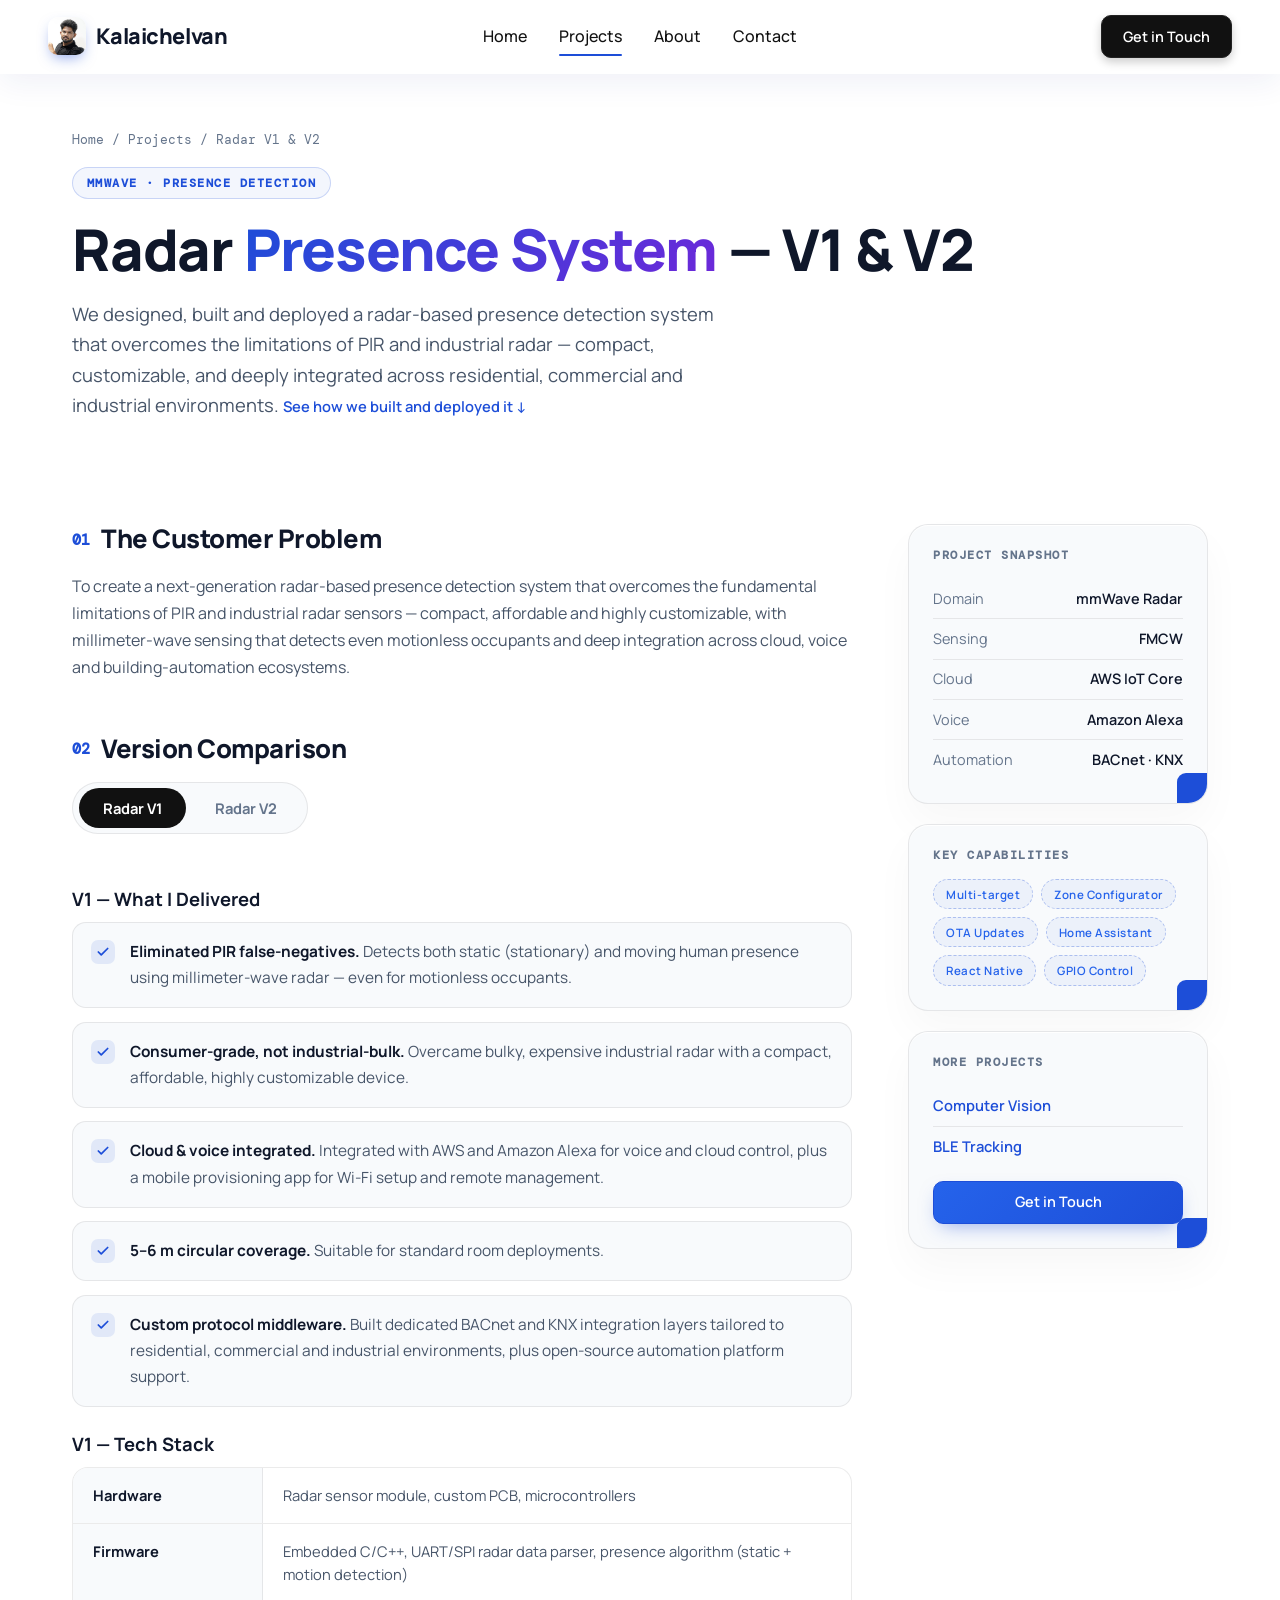
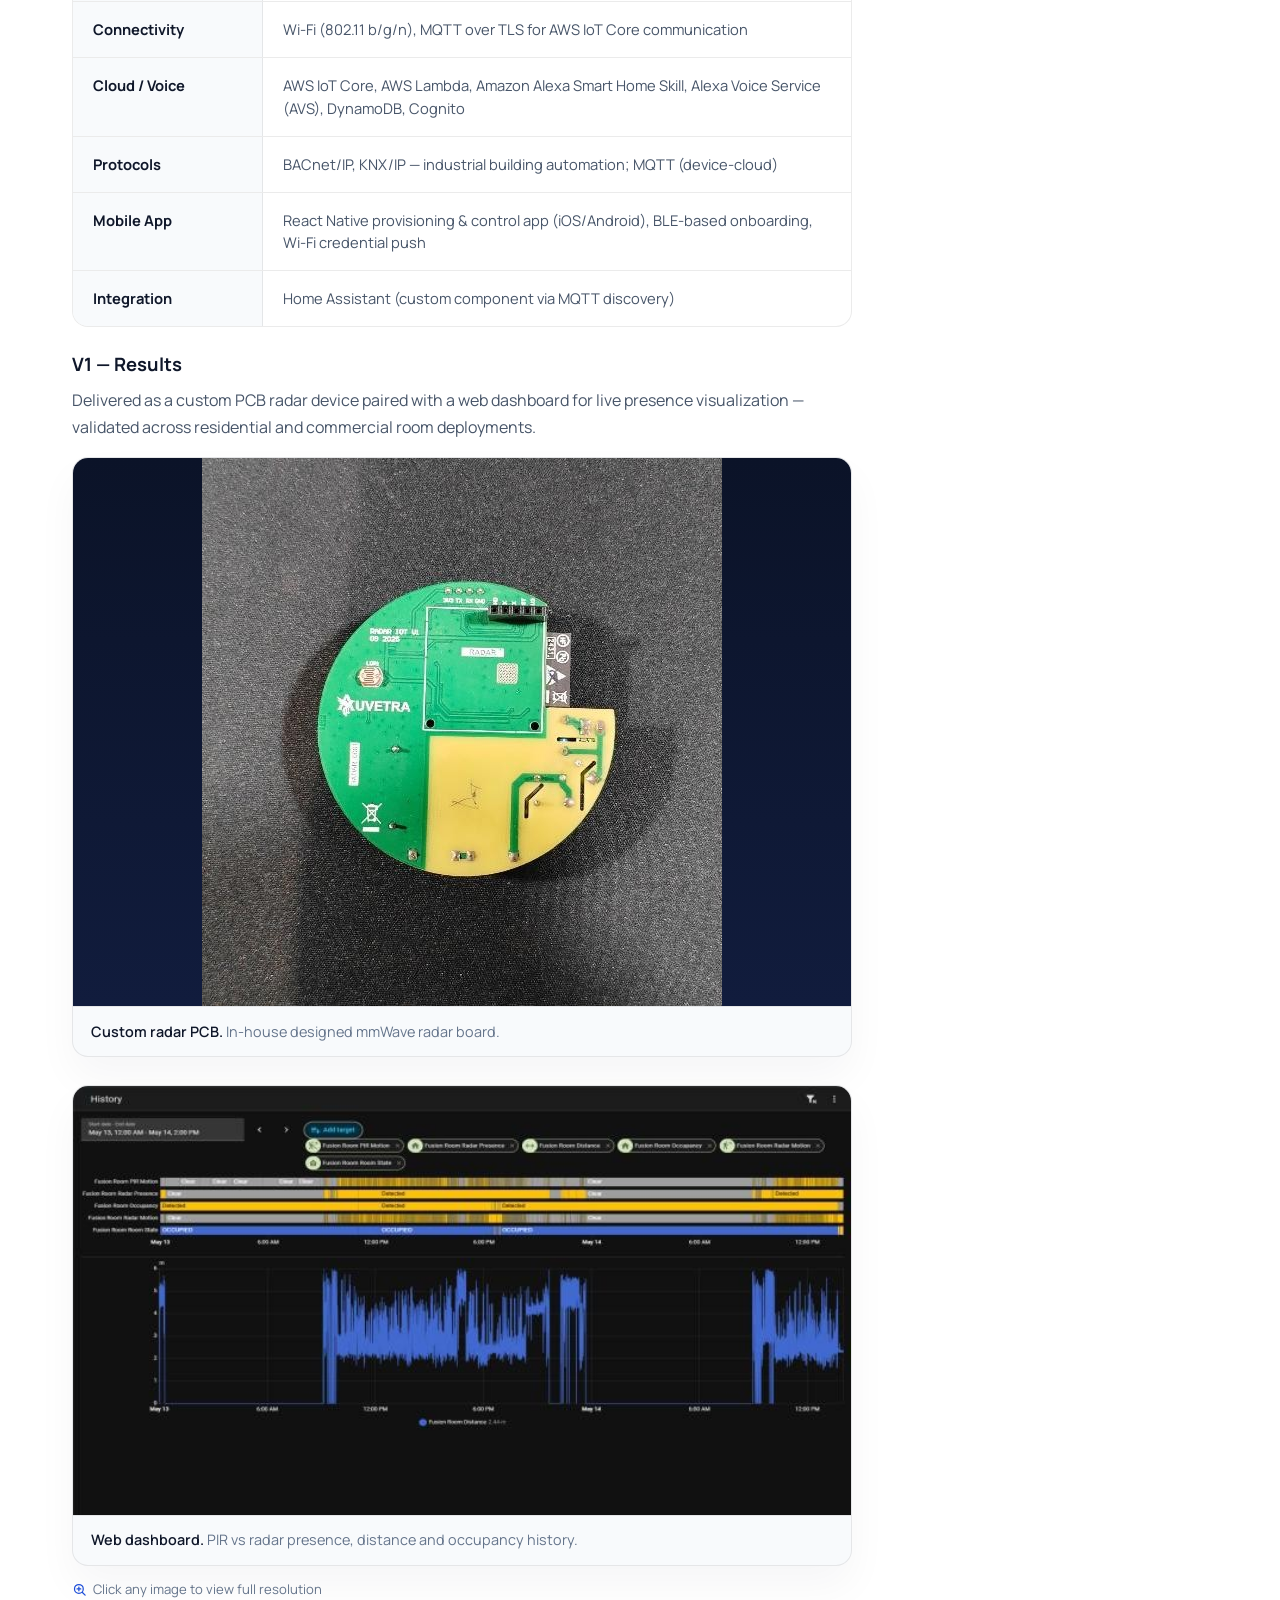
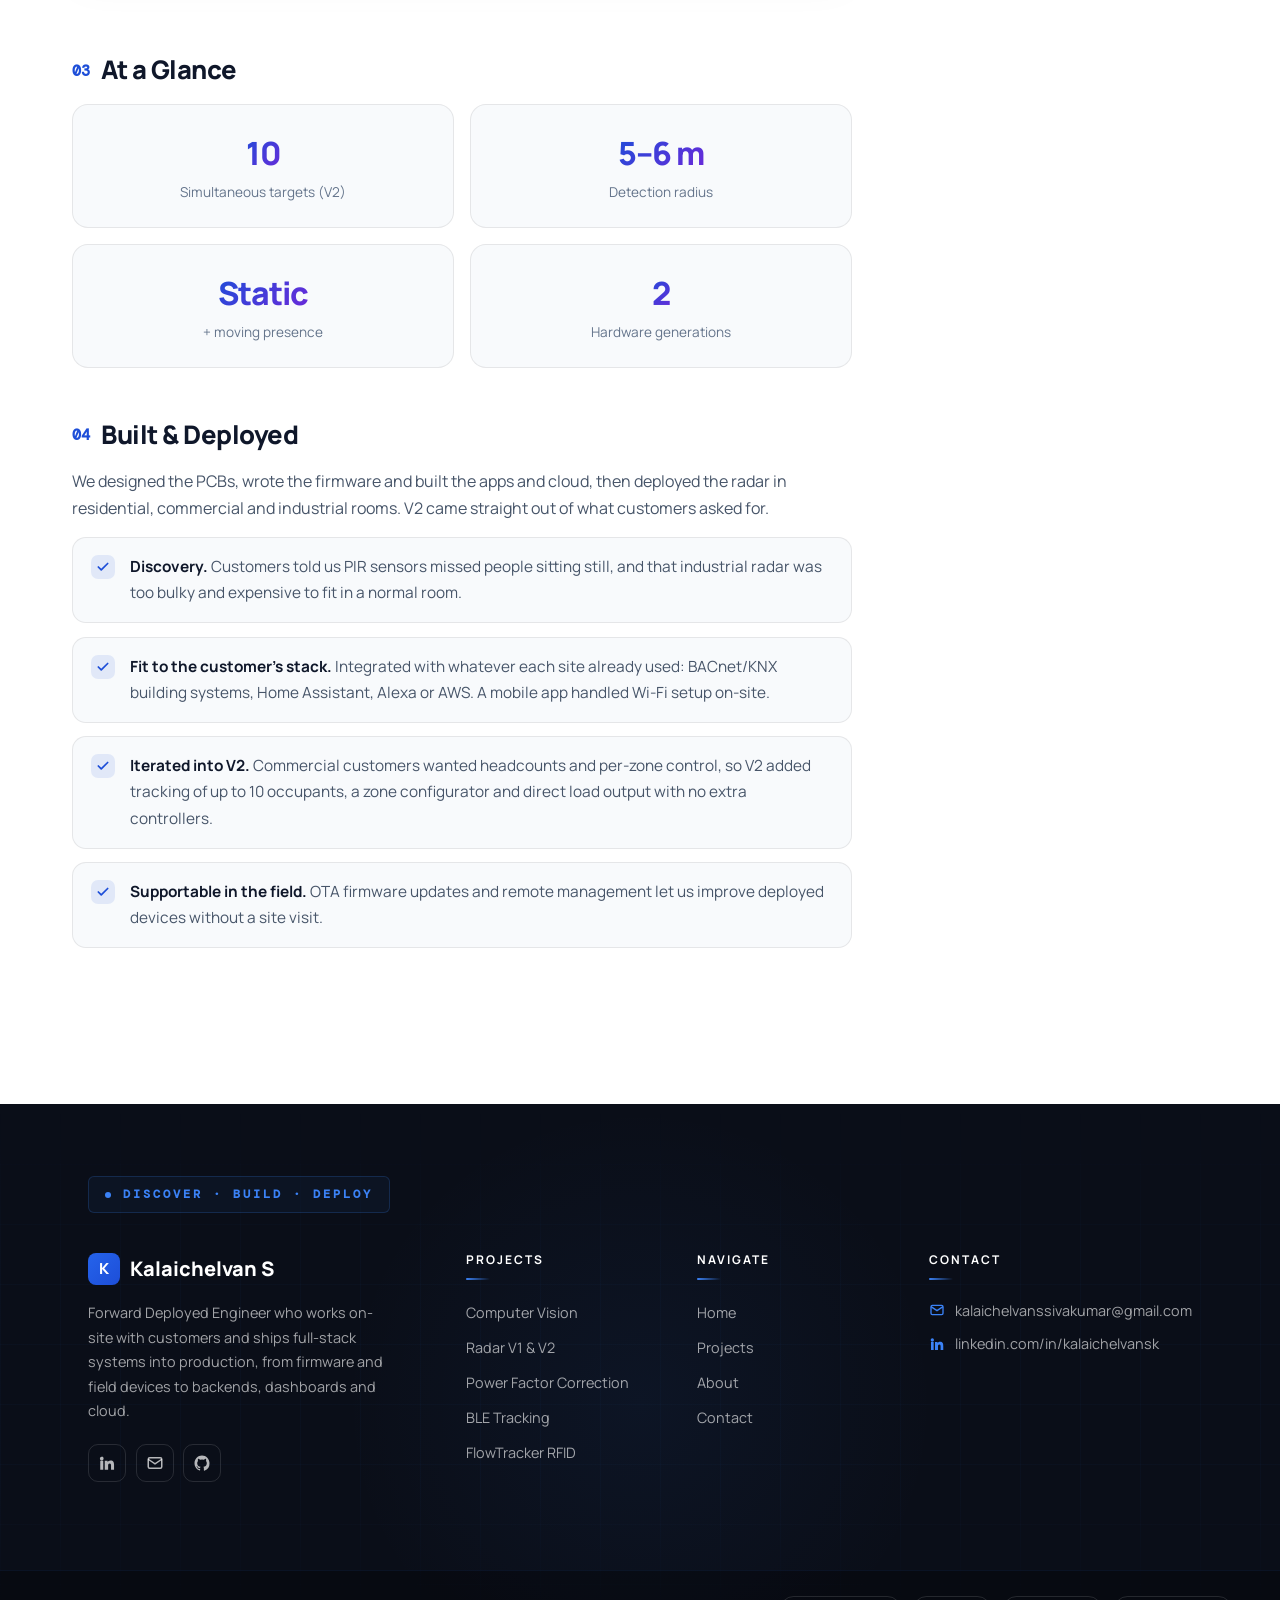
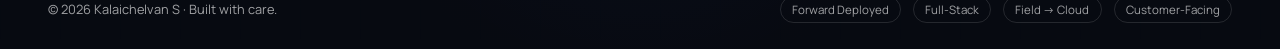
<file: project-radar.html>
<!DOCTYPE html>
<html lang="en">
<head>
  <meta charset="UTF-8" />
  <meta name="viewport" content="width=device-width, initial-scale=1.0" />
  <title>Radar Presence System V1 &amp; V2 — Kalaichelvan S</title>
  <meta name="description" content="mmWave radar presence detection we built and deployed: detecting static and moving occupants where PIR fails, with multi-target tracking and a zone configurator." />
  <link rel="preconnect" href="https://fonts.googleapis.com" />
  <link rel="preconnect" href="https://fonts.gstatic.com" crossorigin />
  <link href="https://fonts.googleapis.com/css2?family=Manrope:wght@400;500;600;700;800&family=Inter:wght@400;500;600;700&family=DM+Mono:wght@400;500&display=swap" rel="stylesheet" />
  <link rel="stylesheet" href="assets/css/styles.css" />
</head>
<body>

  <nav class="navbar" aria-label="Primary">
    <div class="nav-container">
      <a class="nav-logo" href="index.html"><img class="logo-mark logo-photo" src="assets/img/profile.jpg" alt="Kalaichelvan S" />Kalaichelvan</a>
      <div class="nav-links">
        <a href="index.html" class="nav-link">Home</a>
        <a href="projects.html" class="nav-link active">Projects</a>
        <a href="about.html" class="nav-link">About</a>
        <a href="contact.html" class="nav-link">Contact</a>
      </div>
      <div class="nav-right">
        <a href="contact.html" class="btn btn-dark btn-sm">Get in Touch</a>
        <button class="mobile-menu-btn" aria-label="Menu" aria-expanded="false">
          <svg class="icon-open" viewBox="0 0 24 24" fill="none" stroke="currentColor" stroke-width="2" stroke-linecap="round"><path d="M4 6h16M4 12h16M4 18h16"/></svg>
          <svg class="icon-close" viewBox="0 0 24 24" fill="none" stroke="currentColor" stroke-width="2" stroke-linecap="round"><path d="M6 6l12 12M18 6L6 18"/></svg>
        </button>
      </div>
    </div>
  </nav>
  <div class="navbar-spacer"></div>

  <section class="page-hero">
    <div class="container reveal">
      <div class="breadcrumb"><a href="index.html">Home</a> / <a href="projects.html">Projects</a> / Radar V1 &amp; V2</div>
      <span class="section-label">mmWave · Presence Detection</span>
      <h1>Radar <span class="highlight">Presence System</span> — V1 &amp; V2</h1>
      <p>We designed, built and deployed a radar-based presence detection system that overcomes the limitations of PIR and industrial radar — compact, customizable, and deeply integrated across residential, commercial and industrial environments. <a href="#deployment" class="link-arrow" style="display:inline;">See how we built and deployed it ↓</a></p>
    </div>
  </section>

  <section class="section">
    <div class="container detail-grid">
      <div class="detail-main">

        <section class="reveal">
          <h2><span class="idx">01</span> The Customer Problem</h2>
          <p>To create a next-generation radar-based presence detection system that overcomes the fundamental limitations of PIR and industrial radar sensors — compact, affordable and highly customizable, with millimeter-wave sensing that detects even motionless occupants and deep integration across cloud, voice and building-automation ecosystems.</p>
        </section>

        <section class="reveal" data-tabs>
          <h2><span class="idx">02</span> Version Comparison</h2>
          <div class="vtabs" role="tablist">
            <button class="vtab active" data-tab="v1">Radar V1</button>
            <button class="vtab" data-tab="v2">Radar V2</button>
          </div>

          <div class="vpanel active" data-panel="v1">
            <h3>V1 — What I Delivered</h3>
            <ul class="feature-list">
              <li><span class="tick"><svg viewBox="0 0 24 24" fill="none" stroke="currentColor" stroke-width="3"><path d="M20 6 9 17l-5-5" stroke-linecap="round" stroke-linejoin="round"/></svg></span><p><strong>Eliminated PIR false-negatives.</strong> Detects both static (stationary) and moving human presence using millimeter-wave radar — even for motionless occupants.</p></li>
              <li><span class="tick"><svg viewBox="0 0 24 24" fill="none" stroke="currentColor" stroke-width="3"><path d="M20 6 9 17l-5-5" stroke-linecap="round" stroke-linejoin="round"/></svg></span><p><strong>Consumer-grade, not industrial-bulk.</strong> Overcame bulky, expensive industrial radar with a compact, affordable, highly customizable device.</p></li>
              <li><span class="tick"><svg viewBox="0 0 24 24" fill="none" stroke="currentColor" stroke-width="3"><path d="M20 6 9 17l-5-5" stroke-linecap="round" stroke-linejoin="round"/></svg></span><p><strong>Cloud &amp; voice integrated.</strong> Integrated with AWS and Amazon Alexa for voice and cloud control, plus a mobile provisioning app for Wi-Fi setup and remote management.</p></li>
              <li><span class="tick"><svg viewBox="0 0 24 24" fill="none" stroke="currentColor" stroke-width="3"><path d="M20 6 9 17l-5-5" stroke-linecap="round" stroke-linejoin="round"/></svg></span><p><strong>5–6 m circular coverage.</strong> Suitable for standard room deployments.</p></li>
              <li><span class="tick"><svg viewBox="0 0 24 24" fill="none" stroke="currentColor" stroke-width="3"><path d="M20 6 9 17l-5-5" stroke-linecap="round" stroke-linejoin="round"/></svg></span><p><strong>Custom protocol middleware.</strong> Built dedicated BACnet and KNX integration layers tailored to residential, commercial and industrial environments, plus open-source automation platform support.</p></li>
            </ul>
            <h3>V1 — Tech Stack</h3>
            <div class="stack-table">
              <div class="stack-row"><div class="layer">Hardware</div><div class="tech">Radar sensor module, custom PCB, microcontrollers</div></div>
              <div class="stack-row"><div class="layer">Firmware</div><div class="tech">Embedded C/C++, UART/SPI radar data parser, presence algorithm (static + motion detection)</div></div>
              <div class="stack-row"><div class="layer">Connectivity</div><div class="tech">Wi-Fi (802.11 b/g/n), MQTT over TLS for AWS IoT Core communication</div></div>
              <div class="stack-row"><div class="layer">Cloud / Voice</div><div class="tech">AWS IoT Core, AWS Lambda, Amazon Alexa Smart Home Skill, Alexa Voice Service (AVS), DynamoDB, Cognito</div></div>
              <div class="stack-row"><div class="layer">Protocols</div><div class="tech">BACnet/IP, KNX/IP — industrial building automation; MQTT (device-cloud)</div></div>
              <div class="stack-row"><div class="layer">Mobile App</div><div class="tech">React Native provisioning &amp; control app (iOS/Android), BLE-based onboarding, Wi-Fi credential push</div></div>
              <div class="stack-row"><div class="layer">Integration</div><div class="tech">Home Assistant (custom component via MQTT discovery)</div></div>
            </div>
            <h3>V1 — Results</h3>
            <p>Delivered as a custom PCB radar device paired with a web dashboard for live presence visualization — validated across residential and commercial room deployments.</p>
            <div class="gallery gallery-stack">
              <figure class="shot contain"><a class="shot-zoom" href="assets/img/image8.jpg" target="_blank" rel="noopener"><img src="assets/img/image8.jpg" alt="Custom radar PCB — V1" loading="lazy" /></a><figcaption><b>Custom radar PCB.</b> In-house designed mmWave radar board.</figcaption></figure>
              <figure class="shot"><a class="shot-zoom" href="assets/img/image6.jpg" target="_blank" rel="noopener"><img src="assets/img/image6.jpg" alt="Presence and occupancy history dashboard" loading="lazy" /></a><figcaption><b>Web dashboard.</b> PIR vs radar presence, distance and occupancy history.</figcaption></figure>
            </div>
            <span class="gallery-hint"><svg viewBox="0 0 24 24" fill="none" stroke="currentColor" stroke-width="2"><circle cx="11" cy="11" r="7"/><path d="m21 21-4.3-4.3M11 8v6M8 11h6" stroke-linecap="round"/></svg> Click any image to view full resolution</span>
          </div>

          <div class="vpanel" data-panel="v2">
            <h3>V2 — What I Delivered</h3>
            <ul class="feature-list">
              <li><span class="tick"><svg viewBox="0 0 24 24" fill="none" stroke="currentColor" stroke-width="3"><path d="M20 6 9 17l-5-5" stroke-linecap="round" stroke-linejoin="round"/></svg></span><p><strong>Multi-target tracking.</strong> Detects and counts up to <strong>10 simultaneous occupants</strong> — enabling true occupancy density monitoring for commercial spaces.</p></li>
              <li><span class="tick"><svg viewBox="0 0 24 24" fill="none" stroke="currentColor" stroke-width="3"><path d="M20 6 9 17l-5-5" stroke-linecap="round" stroke-linejoin="round"/></svg></span><p><strong>Dedicated Zone Configurator.</strong> Define custom spatial zones for granular control logic based on location within a room.</p></li>
              <li><span class="tick"><svg viewBox="0 0 24 24" fill="none" stroke="currentColor" stroke-width="3"><path d="M20 6 9 17l-5-5" stroke-linecap="round" stroke-linejoin="round"/></svg></span><p><strong>Retained all V1 capabilities.</strong> Static/moving presence, AWS &amp; Alexa integration, mobile provisioning, open-source automation support, BACnet/KNX control and 5–6 m detection radius.</p></li>
              <li><span class="tick"><svg viewBox="0 0 24 24" fill="none" stroke="currentColor" stroke-width="3"><path d="M20 6 9 17l-5-5" stroke-linecap="round" stroke-linejoin="round"/></svg></span><p><strong>Direct load control output.</strong> Independently actuates connected devices based on occupancy rules — no additional controllers required.</p></li>
            </ul>
            <h3>V2 — Tech Stack</h3>
            <div class="stack-table">
              <div class="stack-row"><div class="layer">Hardware</div><div class="tech">mmWave radar sensor (multi-target FMCW), custom PCB, microcontrollers</div></div>
              <div class="stack-row"><div class="layer">Firmware</div><div class="tech">Embedded C/C++, multi-target tracking algorithm (up to 10 targets), point-cloud processing</div></div>
              <div class="stack-row"><div class="layer">Connectivity</div><div class="tech">Wi-Fi 802.11 b/g/n, MQTT over TLS, OTA firmware update support</div></div>
              <div class="stack-row"><div class="layer">Cloud / Voice</div><div class="tech">AWS IoT Core, AWS Lambda, Amazon Alexa Smart Home Skill, DynamoDB, Cognito</div></div>
              <div class="stack-row"><div class="layer">Zone Config</div><div class="tech">Web-based Zone Configurator — spatial zone definition, per-zone rule engine, real-time occupancy map</div></div>
              <div class="stack-row"><div class="layer">Protocols</div><div class="tech">BACnet/IP, KNX/IP for building automation; direct relay/load control output (GPIO)</div></div>
              <div class="stack-row"><div class="layer">Mobile App</div><div class="tech">React Native app — device provisioning, live tracking dashboard, zone management</div></div>
              <div class="stack-row"><div class="layer">Integration</div><div class="tech">Home Assistant (MQTT discovery), local REST API for third-party control systems</div></div>
            </div>
            <h3>V2 — Results</h3>
            <p>Shipped as a Version 2 custom PCB with a web dashboard and a dedicated Zone Configurator — enabling real-time multi-occupant tracking and per-zone automation logic.</p>
            <div class="gallery gallery-stack">
              <figure class="shot contain"><a class="shot-zoom" href="assets/img/image5.jpg" target="_blank" rel="noopener"><img src="assets/img/image5.jpg" alt="Version 2 custom radar PCB" loading="lazy" /></a><figcaption><b>Version 2 PCB.</b> Multi-target radar board with power module.</figcaption></figure>
              <figure class="shot"><a class="shot-zoom" href="assets/img/image7.jpg" target="_blank" rel="noopener"><img src="assets/img/image7.jpg" alt="Multi-zone surveillance overview dashboard" loading="lazy" /></a><figcaption><b>Web dashboard.</b> Combined camera + radar multi-zone overview.</figcaption></figure>
              <figure class="shot"><a class="shot-zoom" href="assets/img/image9.jpg" target="_blank" rel="noopener"><img src="assets/img/image9.jpg" alt="Zone configurator with multi-target tracking" loading="lazy" /></a><figcaption><b>Zone Configurator.</b> Multi-target tracking with custom spatial zones.</figcaption></figure>
            </div>
            <span class="gallery-hint"><svg viewBox="0 0 24 24" fill="none" stroke="currentColor" stroke-width="2"><circle cx="11" cy="11" r="7"/><path d="m21 21-4.3-4.3M11 8v6M8 11h6" stroke-linecap="round"/></svg> Click any image to view full resolution</span>
          </div>
        </section>

        <section class="reveal">
          <h2><span class="idx">03</span> At a Glance</h2>
          <div class="result-grid">
            <div class="result-tile"><div class="big"><span class="highlight">10</span></div><div class="lbl">Simultaneous targets (V2)</div></div>
            <div class="result-tile"><div class="big"><span class="highlight">5–6 m</span></div><div class="lbl">Detection radius</div></div>
            <div class="result-tile"><div class="big"><span class="highlight">Static</span></div><div class="lbl">+ moving presence</div></div>
            <div class="result-tile"><div class="big"><span class="highlight">2</span></div><div class="lbl">Hardware generations</div></div>
          </div>
        </section>

        <section class="reveal" id="deployment">
          <h2><span class="idx">04</span> Built &amp; Deployed</h2>
          <p>We designed the PCBs, wrote the firmware and built the apps and cloud, then deployed the radar in residential, commercial and industrial rooms. V2 came straight out of what customers asked for.</p>
          <ul class="feature-list">
            <li><span class="tick"><svg viewBox="0 0 24 24" fill="none" stroke="currentColor" stroke-width="3"><path d="M20 6 9 17l-5-5" stroke-linecap="round" stroke-linejoin="round"/></svg></span><p><strong>Discovery.</strong> Customers told us PIR sensors missed people sitting still, and that industrial radar was too bulky and expensive to fit in a normal room.</p></li>
            <li><span class="tick"><svg viewBox="0 0 24 24" fill="none" stroke="currentColor" stroke-width="3"><path d="M20 6 9 17l-5-5" stroke-linecap="round" stroke-linejoin="round"/></svg></span><p><strong>Fit to the customer's stack.</strong> Integrated with whatever each site already used: BACnet/KNX building systems, Home Assistant, Alexa or AWS. A mobile app handled Wi-Fi setup on-site.</p></li>
            <li><span class="tick"><svg viewBox="0 0 24 24" fill="none" stroke="currentColor" stroke-width="3"><path d="M20 6 9 17l-5-5" stroke-linecap="round" stroke-linejoin="round"/></svg></span><p><strong>Iterated into V2.</strong> Commercial customers wanted headcounts and per-zone control, so V2 added tracking of up to 10 occupants, a zone configurator and direct load output with no extra controllers.</p></li>
            <li><span class="tick"><svg viewBox="0 0 24 24" fill="none" stroke="currentColor" stroke-width="3"><path d="M20 6 9 17l-5-5" stroke-linecap="round" stroke-linejoin="round"/></svg></span><p><strong>Supportable in the field.</strong> OTA firmware updates and remote management let us improve deployed devices without a site visit.</p></li>
          </ul>
        </section>

      </div>

      <aside class="detail-side reveal">
        <div class="side-card">
          <h4>Project Snapshot</h4>
          <div class="kv"><span class="k">Domain</span><span class="v">mmWave Radar</span></div>
          <div class="kv"><span class="k">Sensing</span><span class="v">FMCW</span></div>
          <div class="kv"><span class="k">Cloud</span><span class="v">AWS IoT Core</span></div>
          <div class="kv"><span class="k">Voice</span><span class="v">Amazon Alexa</span></div>
          <div class="kv"><span class="k">Automation</span><span class="v">BACnet · KNX</span></div>
        </div>
        <div class="side-card">
          <h4>Key Capabilities</h4>
          <div class="chips">
            <span class="eco-tag">Multi-target</span><span class="eco-tag">Zone Configurator</span><span class="eco-tag">OTA Updates</span>
            <span class="eco-tag">Home Assistant</span><span class="eco-tag">React Native</span><span class="eco-tag">GPIO Control</span>
          </div>
        </div>
        <div class="side-card">
          <h4>More Projects</h4>
          <div class="kv"><span class="k"><a href="project-computer-vision.html" class="link-arrow">Computer Vision</a></span></div>
          <div class="kv"><span class="k"><a href="project-ble-tracking.html" class="link-arrow">BLE Tracking</a></span></div>
          <a href="contact.html" class="btn btn-blue btn-sm" style="margin-top:14px;width:100%;">Get in Touch</a>
        </div>
      </aside>
    </div>
  </section>

  <footer class="footer">
    <div class="footer-grid-bg"></div>
    <div class="footer-inner">
      <div class="footer-motto">Discover · Build · Deploy</div>
      <div class="footer-container">
        <div class="footer-brand">
          <div class="footer-logo"><span class="logo-mark">K</span> Kalaichelvan S</div>
          <p class="footer-description">Forward Deployed Engineer who works on-site with customers and ships full-stack systems into production, from firmware and field devices to backends, dashboards and cloud.</p>
          <div class="footer-socials">
            <a href="https://www.linkedin.com/in/kalaichelvansk/" target="_blank" rel="noopener" aria-label="LinkedIn"><svg viewBox="0 0 24 24" fill="currentColor"><path d="M4.98 3.5A2.5 2.5 0 1 1 5 8.5a2.5 2.5 0 0 1 0-5zM3 9h4v12H3zM9 9h3.8v1.7h.05c.53-1 1.83-2.05 3.77-2.05 4.03 0 4.78 2.65 4.78 6.1V21h-4v-5.4c0-1.29-.02-2.95-1.8-2.95-1.8 0-2.08 1.4-2.08 2.85V21H9z"/></svg></a>
            <a href="mailto:kalaichelvanssivakumar@gmail.com" aria-label="Email"><svg viewBox="0 0 24 24" fill="none" stroke="currentColor" stroke-width="2"><rect x="3" y="5" width="18" height="14" rx="2"/><path d="m3 7 9 6 9-6"/></svg></a>
            <a href="https://github.com/" target="_blank" rel="noopener" aria-label="GitHub"><svg viewBox="0 0 24 24" fill="currentColor"><path d="M12 2C6.48 2 2 6.58 2 12.25c0 4.53 2.87 8.37 6.84 9.73.5.1.68-.22.68-.49v-1.7c-2.78.62-3.37-1.22-3.37-1.22-.45-1.18-1.11-1.5-1.11-1.5-.91-.63.07-.62.07-.62 1 .07 1.53 1.06 1.53 1.06.89 1.56 2.34 1.11 2.91.85.09-.66.35-1.11.63-1.36-2.22-.26-4.55-1.14-4.55-5.07 0-1.12.39-2.03 1.03-2.75-.1-.26-.45-1.3.1-2.71 0 0 .84-.28 2.75 1.05a9.36 9.36 0 0 1 5 0c1.91-1.33 2.75-1.05 2.75-1.05.55 1.41.2 2.45.1 2.71.64.72 1.03 1.63 1.03 2.75 0 3.94-2.34 4.81-4.57 5.06.36.32.68.94.68 1.9v2.81c0 .27.18.6.69.49A10.26 10.26 0 0 0 22 12.25C22 6.58 17.52 2 12 2z"/></svg></a>
          </div>
        </div>
        <div class="footer-section"><h3>Projects</h3><ul class="footer-links">
          <li><a href="project-computer-vision.html">Computer Vision</a></li>
          <li><a href="project-radar.html">Radar V1 &amp; V2</a></li>
          <li><a href="project-power-factor.html">Power Factor Correction</a></li>
          <li><a href="project-ble-tracking.html">BLE Tracking</a></li>
          <li><a href="project-flowtracker.html">FlowTracker RFID</a></li>
        </ul></div>
        <div class="footer-section"><h3>Navigate</h3><ul class="footer-links">
          <li><a href="index.html">Home</a></li>
          <li><a href="projects.html">Projects</a></li>
          <li><a href="about.html">About</a></li>
          <li><a href="contact.html">Contact</a></li>
        </ul></div>
        <div class="footer-section"><h3>Contact</h3><ul class="footer-contact">
          <li><svg viewBox="0 0 24 24" fill="none" stroke="currentColor" stroke-width="2"><rect x="3" y="5" width="18" height="14" rx="2"/><path d="m3 7 9 6 9-6"/></svg><a href="mailto:kalaichelvanssivakumar@gmail.com">kalaichelvanssivakumar@gmail.com</a></li>
          <li><svg viewBox="0 0 24 24" fill="currentColor"><path d="M4.98 3.5A2.5 2.5 0 1 1 5 8.5a2.5 2.5 0 0 1 0-5zM3 9h4v12H3zM9 9h3.8v1.7h.05c.53-1 1.83-2.05 3.77-2.05 4.03 0 4.78 2.65 4.78 6.1V21h-4v-5.4c0-1.29-.02-2.95-1.8-2.95-1.8 0-2.08 1.4-2.08 2.85V21H9z"/></svg><a href="https://www.linkedin.com/in/kalaichelvansk/" target="_blank" rel="noopener">linkedin.com/in/kalaichelvansk</a></li>
        </ul></div>
      </div>
    </div>
    <div class="footer-bottom">
      <div class="footer-bottom-container">
        <span>© <span data-year>2026</span> Kalaichelvan S · Built with care.</span>
        <div class="footer-badges"><span>Forward Deployed</span><span>Full-Stack</span><span>Field → Cloud</span><span>Customer-Facing</span></div>
      </div>
    </div>
  </footer>

  <script src="assets/js/main.js"></script>
</body>
</html>
</file>
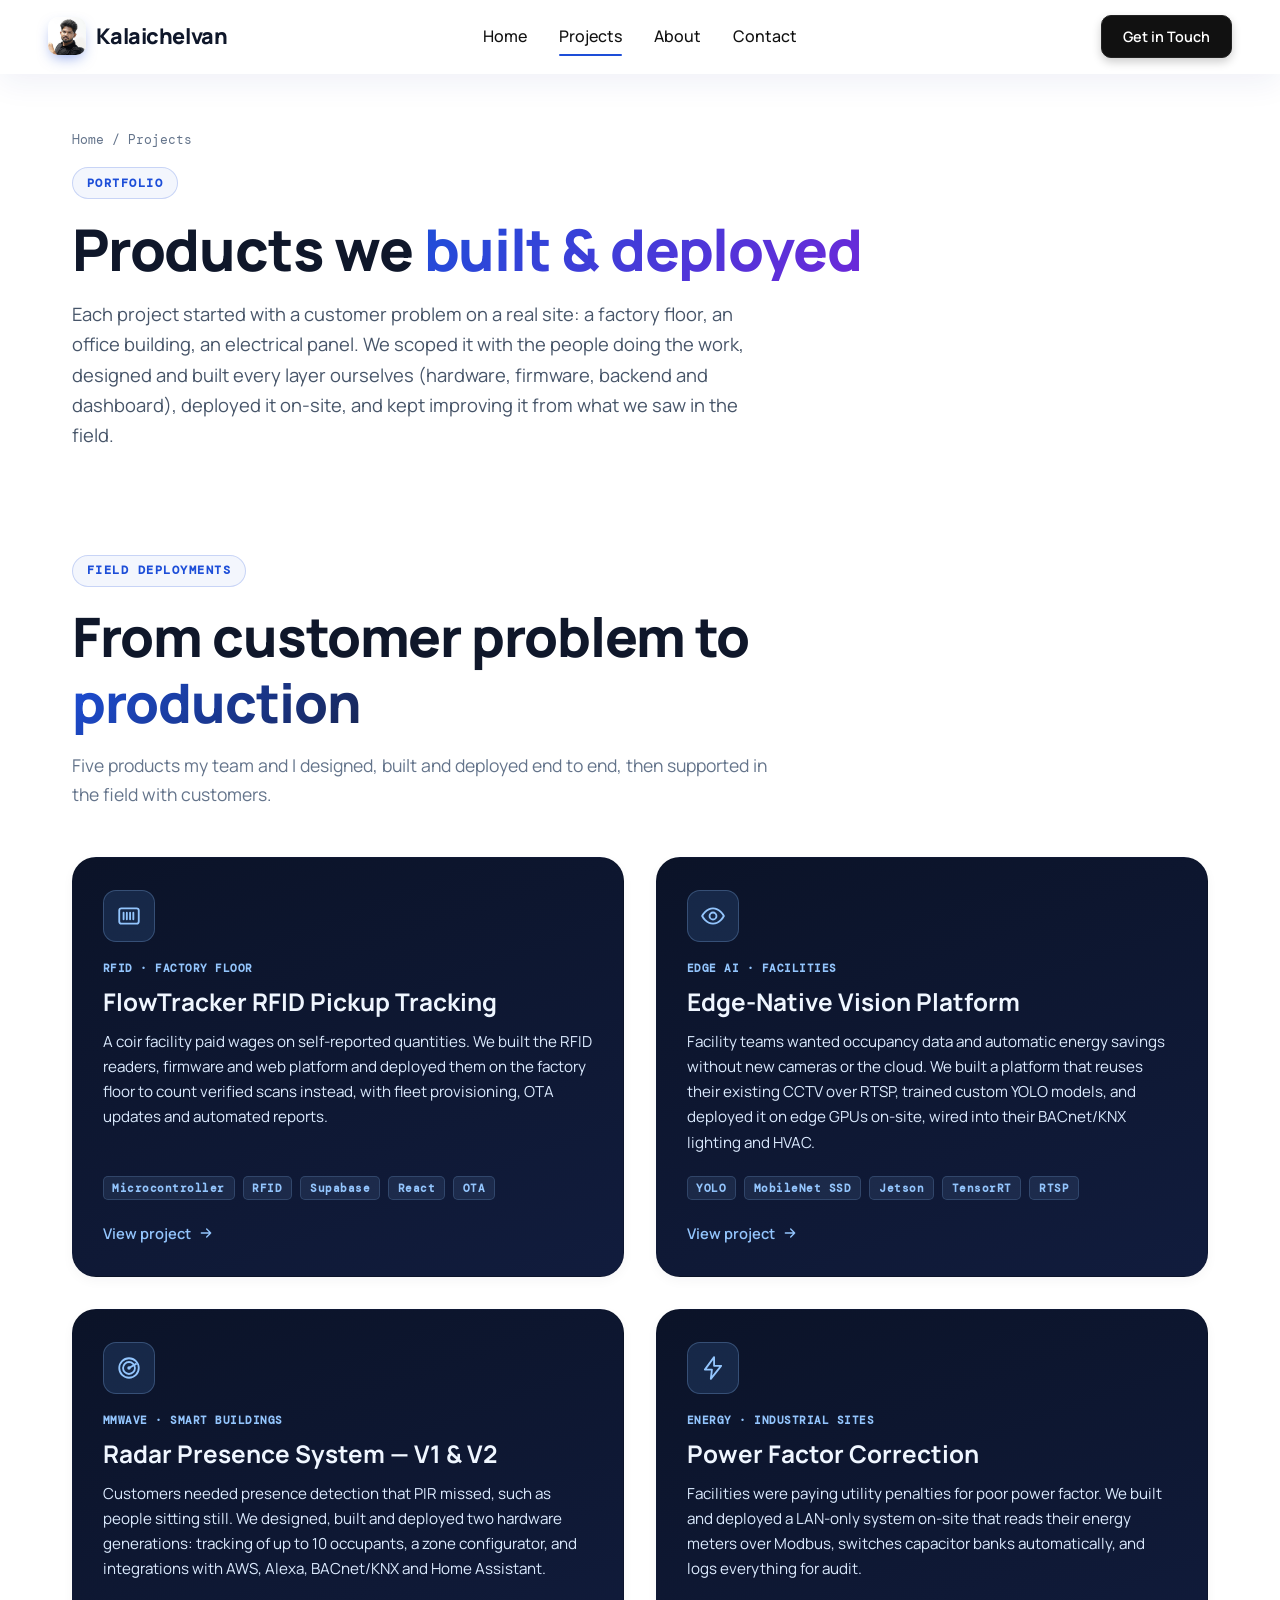
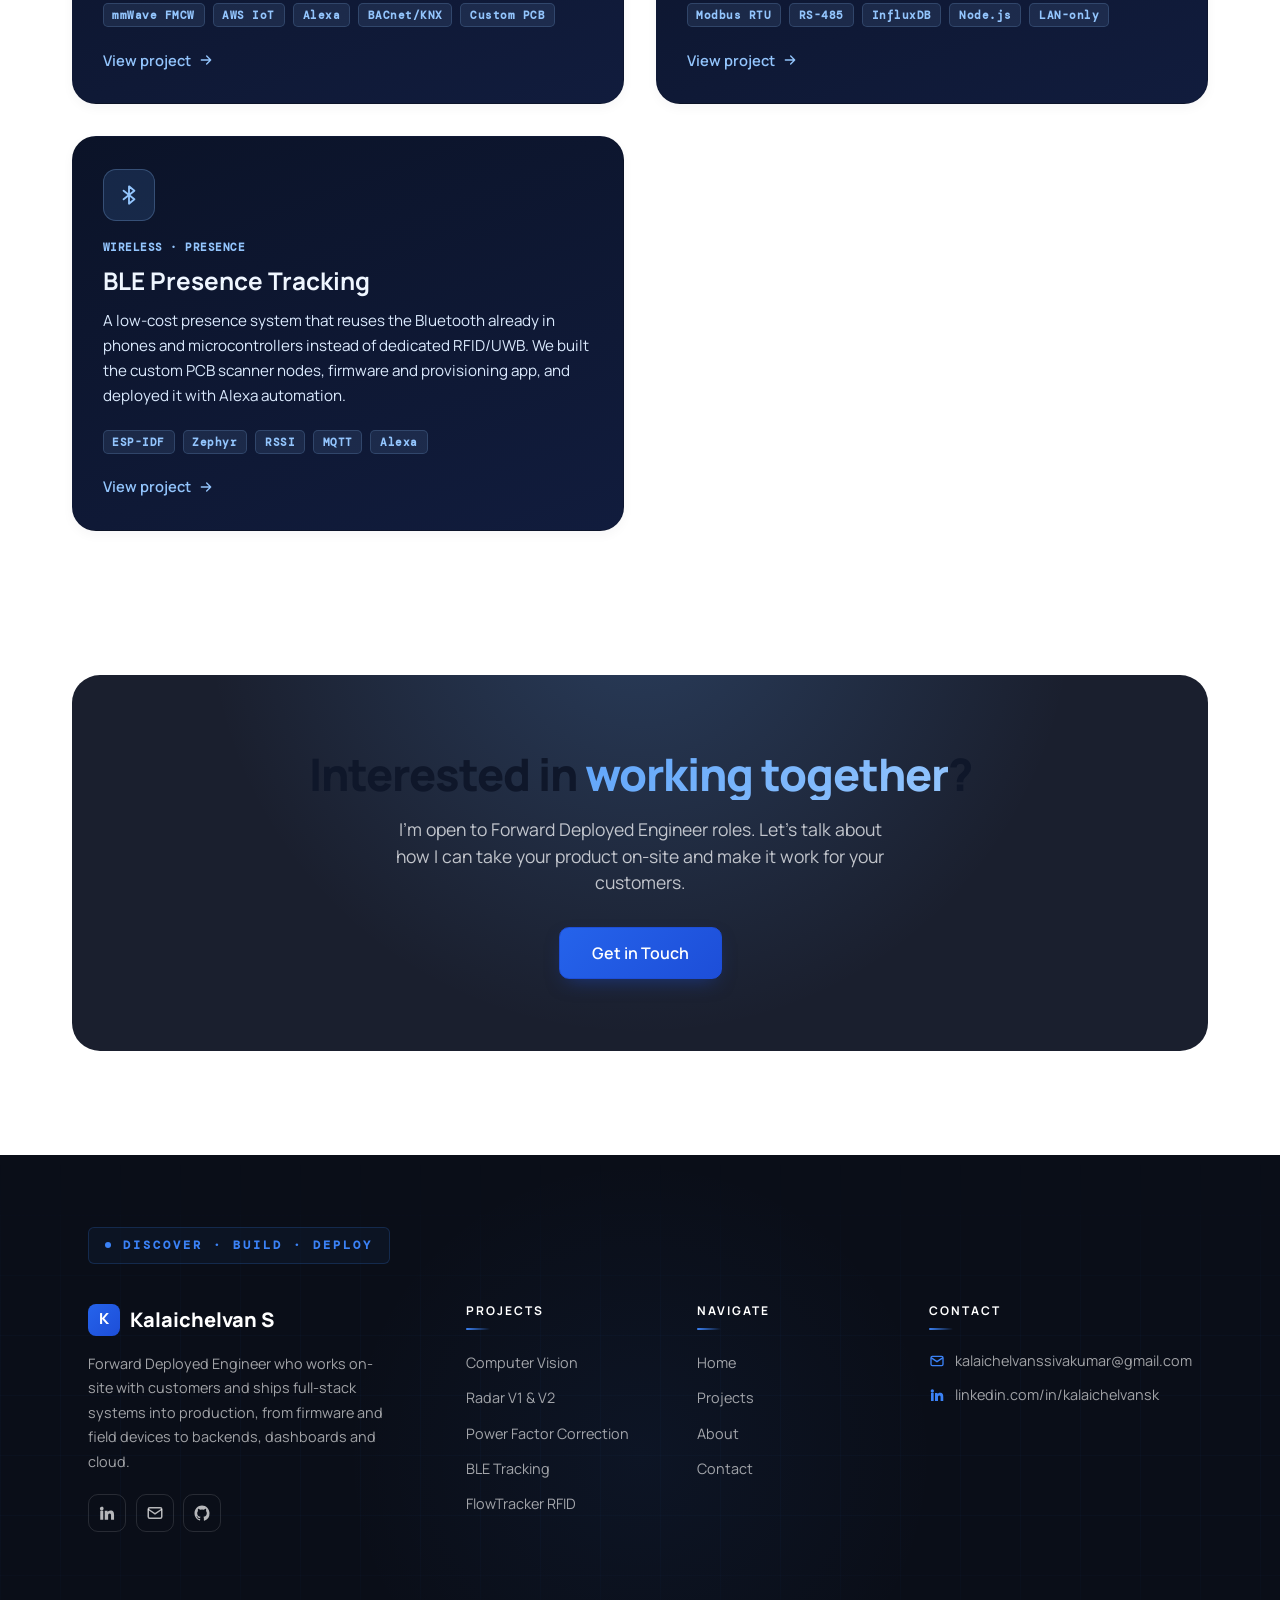
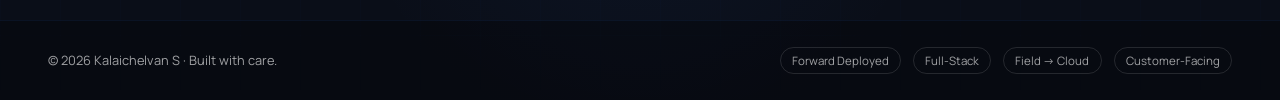
<file: projects.html>
<!DOCTYPE html>
<html lang="en">
<head>
  <meta charset="UTF-8" />
  <meta name="viewport" content="width=device-width, initial-scale=1.0" />
  <title>Projects — Kalaichelvan S</title>
  <meta name="description" content="Customer deployments by Kalaichelvan S: an RFID platform on a factory floor, edge computer vision, mmWave radar presence detection, power factor correction and BLE tracking." />
  <link rel="preconnect" href="https://fonts.googleapis.com" />
  <link rel="preconnect" href="https://fonts.gstatic.com" crossorigin />
  <link href="https://fonts.googleapis.com/css2?family=Manrope:wght@400;500;600;700;800&family=Inter:wght@400;500;600;700&family=DM+Mono:wght@400;500&display=swap" rel="stylesheet" />
  <link rel="stylesheet" href="assets/css/styles.css" />
</head>
<body>

  <nav class="navbar" aria-label="Primary">
    <div class="nav-container">
      <a class="nav-logo" href="index.html"><img class="logo-mark logo-photo" src="assets/img/profile.jpg" alt="Kalaichelvan S" />Kalaichelvan</a>
      <div class="nav-links">
        <a href="index.html" class="nav-link">Home</a>
        <a href="projects.html" class="nav-link active">Projects</a>
        <a href="about.html" class="nav-link">About</a>
        <a href="contact.html" class="nav-link">Contact</a>
      </div>
      <div class="nav-right">
        <a href="contact.html" class="btn btn-dark btn-sm">Get in Touch</a>
        <button class="mobile-menu-btn" aria-label="Menu" aria-expanded="false">
          <svg class="icon-open" viewBox="0 0 24 24" fill="none" stroke="currentColor" stroke-width="2" stroke-linecap="round"><path d="M4 6h16M4 12h16M4 18h16"/></svg>
          <svg class="icon-close" viewBox="0 0 24 24" fill="none" stroke="currentColor" stroke-width="2" stroke-linecap="round"><path d="M6 6l12 12M18 6L6 18"/></svg>
        </button>
      </div>
    </div>
  </nav>
  <div class="navbar-spacer"></div>

  <section class="page-hero">
    <div class="container reveal">
      <div class="breadcrumb"><a href="index.html">Home</a> / Projects</div>
      <span class="section-label">Portfolio</span>
      <h1>Products we <span class="highlight">built &amp; deployed</span></h1>
      <p>Each project started with a customer problem on a real site: a factory floor, an office building, an electrical panel. We scoped it with the people doing the work, designed and built every layer ourselves (hardware, firmware, backend and dashboard), deployed it on-site, and kept improving it from what we saw in the field.</p>
    </div>
  </section>

  <section class="section">
    <div class="container">
      <div class="section-header left reveal">
        <span class="section-label">Field Deployments</span>
        <h2>From customer problem to <span class="highlight">production</span></h2>
        <p>Five products my team and I designed, built and deployed end to end, then supported in the field with customers.</p>
      </div>
      <div class="cards-grid">

        <a class="feature-card reveal" href="project-flowtracker.html">
          <div class="feature-card-box">
            <div class="feature-card-icon"><svg viewBox="0 0 24 24" fill="none" stroke="currentColor" stroke-width="1.7"><rect x="3" y="5" width="18" height="14" rx="2"/><path d="M7 9v6M10 9v6M13 9v6M16 9v6" stroke-linecap="round"/></svg></div>
            <div class="feature-card-tag">RFID · Factory Floor</div>
            <h3 class="feature-card-title">FlowTracker RFID Pickup Tracking</h3>
            <p class="feature-card-desc">A coir facility paid wages on self-reported quantities. We built the RFID readers, firmware and web platform and deployed them on the factory floor to count verified scans instead, with fleet provisioning, OTA updates and automated reports.</p>
            <div class="expertise-tags"><span class="expertise-tag">Microcontroller</span><span class="expertise-tag">RFID</span><span class="expertise-tag">Supabase</span><span class="expertise-tag">React</span><span class="expertise-tag">OTA</span></div>
            <span class="feature-card-cta">View project <svg viewBox="0 0 24 24" fill="none" stroke="currentColor" stroke-width="2"><path d="M5 12h14M13 6l6 6-6 6" stroke-linecap="round" stroke-linejoin="round"/></svg></span>
          </div>
        </a>
        <a class="feature-card reveal" data-delay="1" href="project-computer-vision.html">
          <div class="feature-card-box">
            <div class="feature-card-icon"><svg viewBox="0 0 24 24" fill="none" stroke="currentColor" stroke-width="1.7"><path d="M2 12s3.5-7 10-7 10 7 10 7-3.5 7-10 7-10-7-10-7z"/><circle cx="12" cy="12" r="3.2"/></svg></div>
            <div class="feature-card-tag">Edge AI · Facilities</div>
            <h3 class="feature-card-title">Edge-Native Vision Platform</h3>
            <p class="feature-card-desc">Facility teams wanted occupancy data and automatic energy savings without new cameras or the cloud. We built a platform that reuses their existing CCTV over RTSP, trained custom YOLO models, and deployed it on edge GPUs on-site, wired into their BACnet/KNX lighting and HVAC.</p>
            <div class="expertise-tags"><span class="expertise-tag">YOLO</span><span class="expertise-tag">MobileNet SSD</span><span class="expertise-tag">Jetson</span><span class="expertise-tag">TensorRT</span><span class="expertise-tag">RTSP</span></div>
            <span class="feature-card-cta">View project <svg viewBox="0 0 24 24" fill="none" stroke="currentColor" stroke-width="2"><path d="M5 12h14M13 6l6 6-6 6" stroke-linecap="round" stroke-linejoin="round"/></svg></span>
          </div>
        </a>

        <a class="feature-card reveal" href="project-radar.html">
          <div class="feature-card-box">
            <div class="feature-card-icon"><svg viewBox="0 0 24 24" fill="none" stroke="currentColor" stroke-width="1.7"><path d="M12 12l7-4"/><circle cx="12" cy="12" r="9"/><circle cx="12" cy="12" r="5.5"/><circle cx="12" cy="12" r="1.6" fill="currentColor" stroke="none"/></svg></div>
            <div class="feature-card-tag">mmWave · Smart Buildings</div>
            <h3 class="feature-card-title">Radar Presence System — V1 &amp; V2</h3>
            <p class="feature-card-desc">Customers needed presence detection that PIR missed, such as people sitting still. We designed, built and deployed two hardware generations: tracking of up to 10 occupants, a zone configurator, and integrations with AWS, Alexa, BACnet/KNX and Home Assistant.</p>
            <div class="expertise-tags"><span class="expertise-tag">mmWave FMCW</span><span class="expertise-tag">AWS IoT</span><span class="expertise-tag">Alexa</span><span class="expertise-tag">BACnet/KNX</span><span class="expertise-tag">Custom PCB</span></div>
            <span class="feature-card-cta">View project <svg viewBox="0 0 24 24" fill="none" stroke="currentColor" stroke-width="2"><path d="M5 12h14M13 6l6 6-6 6" stroke-linecap="round" stroke-linejoin="round"/></svg></span>
          </div>
        </a>

        <a class="feature-card reveal" data-delay="1" href="project-power-factor.html">
          <div class="feature-card-box">
            <div class="feature-card-icon"><svg viewBox="0 0 24 24" fill="none" stroke="currentColor" stroke-width="1.7"><path d="M13 2L4.5 13.5H11l-1 8.5L19.5 10H13l0-8z" stroke-linejoin="round"/></svg></div>
            <div class="feature-card-tag">Energy · Industrial Sites</div>
            <h3 class="feature-card-title">Power Factor Correction</h3>
            <p class="feature-card-desc">Facilities were paying utility penalties for poor power factor. We built and deployed a LAN-only system on-site that reads their energy meters over Modbus, switches capacitor banks automatically, and logs everything for audit.</p>
            <div class="expertise-tags"><span class="expertise-tag">Modbus RTU</span><span class="expertise-tag">RS-485</span><span class="expertise-tag">InfluxDB</span><span class="expertise-tag">Node.js</span><span class="expertise-tag">LAN-only</span></div>
            <span class="feature-card-cta">View project <svg viewBox="0 0 24 24" fill="none" stroke="currentColor" stroke-width="2"><path d="M5 12h14M13 6l6 6-6 6" stroke-linecap="round" stroke-linejoin="round"/></svg></span>
          </div>
        </a>

        <a class="feature-card reveal" href="project-ble-tracking.html">
          <div class="feature-card-box">
            <div class="feature-card-icon"><svg viewBox="0 0 24 24" fill="none" stroke="currentColor" stroke-width="1.7"><path d="M7 8l10 8-5 4V4l5 4-10 8" stroke-linejoin="round" stroke-linecap="round"/></svg></div>
            <div class="feature-card-tag">Wireless · Presence</div>
            <h3 class="feature-card-title">BLE Presence Tracking</h3>
            <p class="feature-card-desc">A low-cost presence system that reuses the Bluetooth already in phones and microcontrollers instead of dedicated RFID/UWB. We built the custom PCB scanner nodes, firmware and provisioning app, and deployed it with Alexa automation.</p>
            <div class="expertise-tags"><span class="expertise-tag">ESP-IDF</span><span class="expertise-tag">Zephyr</span><span class="expertise-tag">RSSI</span><span class="expertise-tag">MQTT</span><span class="expertise-tag">Alexa</span></div>
            <span class="feature-card-cta">View project <svg viewBox="0 0 24 24" fill="none" stroke="currentColor" stroke-width="2"><path d="M5 12h14M13 6l6 6-6 6" stroke-linecap="round" stroke-linejoin="round"/></svg></span>
          </div>
        </a>
      </div>
    </div>
  </section>

  <section class="section">
    <div class="container">
      <div class="cta-band reveal">
        <h2>Interested in <span class="highlight">working together</span>?</h2>
        <p>I'm open to Forward Deployed Engineer roles. Let's talk about how I can take your product on-site and make it work for your customers.</p>
        <div class="hero-actions"><a href="contact.html" class="btn btn-blue">Get in Touch</a></div>
      </div>
    </div>
  </section>

  <footer class="footer">
    <div class="footer-grid-bg"></div>
    <div class="footer-inner">
      <div class="footer-motto">Discover · Build · Deploy</div>
      <div class="footer-container">
        <div class="footer-brand">
          <div class="footer-logo"><span class="logo-mark">K</span> Kalaichelvan S</div>
          <p class="footer-description">Forward Deployed Engineer who works on-site with customers and ships full-stack systems into production, from firmware and field devices to backends, dashboards and cloud.</p>
          <div class="footer-socials">
            <a href="https://www.linkedin.com/in/kalaichelvansk/" target="_blank" rel="noopener" aria-label="LinkedIn"><svg viewBox="0 0 24 24" fill="currentColor"><path d="M4.98 3.5A2.5 2.5 0 1 1 5 8.5a2.5 2.5 0 0 1 0-5zM3 9h4v12H3zM9 9h3.8v1.7h.05c.53-1 1.83-2.05 3.77-2.05 4.03 0 4.78 2.65 4.78 6.1V21h-4v-5.4c0-1.29-.02-2.95-1.8-2.95-1.8 0-2.08 1.4-2.08 2.85V21H9z"/></svg></a>
            <a href="mailto:kalaichelvanssivakumar@gmail.com" aria-label="Email"><svg viewBox="0 0 24 24" fill="none" stroke="currentColor" stroke-width="2"><rect x="3" y="5" width="18" height="14" rx="2"/><path d="m3 7 9 6 9-6"/></svg></a>
            <a href="https://github.com/" target="_blank" rel="noopener" aria-label="GitHub"><svg viewBox="0 0 24 24" fill="currentColor"><path d="M12 2C6.48 2 2 6.58 2 12.25c0 4.53 2.87 8.37 6.84 9.73.5.1.68-.22.68-.49v-1.7c-2.78.62-3.37-1.22-3.37-1.22-.45-1.18-1.11-1.5-1.11-1.5-.91-.63.07-.62.07-.62 1 .07 1.53 1.06 1.53 1.06.89 1.56 2.34 1.11 2.91.85.09-.66.35-1.11.63-1.36-2.22-.26-4.55-1.14-4.55-5.07 0-1.12.39-2.03 1.03-2.75-.1-.26-.45-1.3.1-2.71 0 0 .84-.28 2.75 1.05a9.36 9.36 0 0 1 5 0c1.91-1.33 2.75-1.05 2.75-1.05.55 1.41.2 2.45.1 2.71.64.72 1.03 1.63 1.03 2.75 0 3.94-2.34 4.81-4.57 5.06.36.32.68.94.68 1.9v2.81c0 .27.18.6.69.49A10.26 10.26 0 0 0 22 12.25C22 6.58 17.52 2 12 2z"/></svg></a>
          </div>
        </div>
        <div class="footer-section"><h3>Projects</h3><ul class="footer-links">
          <li><a href="project-computer-vision.html">Computer Vision</a></li>
          <li><a href="project-radar.html">Radar V1 &amp; V2</a></li>
          <li><a href="project-power-factor.html">Power Factor Correction</a></li>
          <li><a href="project-ble-tracking.html">BLE Tracking</a></li>
          <li><a href="project-flowtracker.html">FlowTracker RFID</a></li>
        </ul></div>
        <div class="footer-section"><h3>Navigate</h3><ul class="footer-links">
          <li><a href="index.html">Home</a></li>
          <li><a href="projects.html">Projects</a></li>
          <li><a href="about.html">About</a></li>
          <li><a href="contact.html">Contact</a></li>
        </ul></div>
        <div class="footer-section"><h3>Contact</h3><ul class="footer-contact">
          <li><svg viewBox="0 0 24 24" fill="none" stroke="currentColor" stroke-width="2"><rect x="3" y="5" width="18" height="14" rx="2"/><path d="m3 7 9 6 9-6"/></svg><a href="mailto:kalaichelvanssivakumar@gmail.com">kalaichelvanssivakumar@gmail.com</a></li>
          <li><svg viewBox="0 0 24 24" fill="currentColor"><path d="M4.98 3.5A2.5 2.5 0 1 1 5 8.5a2.5 2.5 0 0 1 0-5zM3 9h4v12H3zM9 9h3.8v1.7h.05c.53-1 1.83-2.05 3.77-2.05 4.03 0 4.78 2.65 4.78 6.1V21h-4v-5.4c0-1.29-.02-2.95-1.8-2.95-1.8 0-2.08 1.4-2.08 2.85V21H9z"/></svg><a href="https://www.linkedin.com/in/kalaichelvansk/" target="_blank" rel="noopener">linkedin.com/in/kalaichelvansk</a></li>
        </ul></div>
      </div>
    </div>
    <div class="footer-bottom">
      <div class="footer-bottom-container">
        <span>© <span data-year>2026</span> Kalaichelvan S · Built with care.</span>
        <div class="footer-badges"><span>Forward Deployed</span><span>Full-Stack</span><span>Field → Cloud</span><span>Customer-Facing</span></div>
      </div>
    </div>
  </footer>

  <script src="assets/js/main.js"></script>
</body>
</html>
</file>
<file: assets/css/styles.css>
/* =========================================================
   Kalaichelvan S — Portfolio
   Design system replicated from auvetralabs.com
   Premium light theme · sapphire + purple accents
   ========================================================= */

:root {
  --navbar-height: 74px;

  /* Premium Light Theme Palette (exact from auvetralabs.com) */
  --color-bg-base: #ffffff;
  --color-bg-secondary: #f8fafc;
  --color-bg-tertiary: #f1f5f9;
  --color-border: rgba(0, 0, 0, 0.08);

  /* Text */
  --color-text-muted: #64748b;
  --color-text-secondary: #475569;
  --color-text-primary: #0f172a;

  /* Vibrant Accents */
  --color-accent-primary: #1d4ed8;   /* Sapphire blue */
  --color-accent-secondary: #6d28d9; /* Purple */
  --color-accent-lighter: #2563eb;
  --color-white: #ffffff;

  /* Dark surfaces (cards, footer, panels) */
  --color-dark: #0a0e18;
  --color-dark-panel: #1a1f2e;

  --font-body: 'Manrope', 'Segoe UI', system-ui, -apple-system, BlinkMacSystemFont, Roboto, sans-serif;
  --font-mono: 'DM Mono', ui-monospace, SFMono-Regular, Menlo, Consolas, monospace;

  --ease: cubic-bezier(0.16, 1, 0.3, 1);
}

* { box-sizing: border-box; margin: 0; padding: 0; }

html, body {
  min-height: 100vh;
  background-color: var(--color-bg-base);
  color: var(--color-text-primary);
  font-family: var(--font-body);
  line-height: 1.5;
  font-weight: 400;
  overflow-x: hidden;
  scroll-behavior: smooth;
  text-rendering: optimizeLegibility;
  -webkit-font-smoothing: antialiased;
  -moz-osx-font-smoothing: grayscale;
}
html { scroll-padding-top: calc(var(--navbar-height) + 20px); }

a { color: inherit; text-decoration: none; transition: color 0.3s ease; }
img { max-width: 100%; display: block; }
ul { list-style: none; }
button { cursor: pointer; border: none; background: none; font-family: inherit; }

h1, h2, h3, h4, h5, h6 { font-family: var(--font-body); color: var(--color-text-primary); line-height: 1.2; }

::selection { background: rgba(29, 78, 216, 0.15); color: var(--color-accent-primary); }

.container { max-width: 1200px; margin: 0 auto; padding: 0 2rem; }

/* Gradient highlight text */
.highlight {
  background: linear-gradient(135deg, var(--color-accent-primary) 0%, var(--color-accent-secondary) 100%);
  -webkit-background-clip: text;
  background-clip: text;
  -webkit-text-fill-color: transparent;
  color: transparent;
  display: inline-block;
}

/* Monospace eyebrow / label pill */
.section-label {
  display: inline-block;
  font-family: var(--font-mono);
  font-size: 0.72rem;
  font-weight: 700;
  letter-spacing: 1.5px;
  text-transform: uppercase;
  color: var(--color-accent-primary);
  padding: 0.4rem 0.85rem;
  border-radius: 99px;
  border: 1px solid rgba(29, 78, 216, 0.2);
  background-color: rgba(29, 78, 216, 0.05);
  margin-bottom: 1.1rem;
}

/* ---------- Buttons ---------- */
.btn {
  display: inline-flex;
  align-items: center;
  justify-content: center;
  padding: 0.8rem 2rem;
  border-radius: 10px;
  font-weight: 600;
  font-size: 1rem;
  transition: all 0.3s ease;
  gap: 0.5rem;
}
.btn svg { width: 18px; height: 18px; }
.btn-dark {
  background-color: #111111;
  color: #ffffff;
  box-shadow: 0 4px 10px rgba(0, 0, 0, 0.2);
  border: 1px solid #222222;
}
.btn-dark:hover {
  transform: translateY(-2px);
  box-shadow: inset 0 -20px 25px -10px rgba(190, 195, 205, 0.4);
}
.btn-dark svg { transition: transform 0.25s cubic-bezier(0.4, 0, 0.2, 1); }
.btn-dark:hover svg { transform: translateX(6px); }
.btn-light {
  background-color: transparent;
  color: var(--color-text-primary);
  border: 1px solid var(--color-border);
}
.btn-light:hover {
  transform: translateY(-2px);
  box-shadow: inset 0 -20px 25px -10px rgba(29, 78, 216, 0.12);
  border-color: var(--color-border);
}
.btn-blue {
  background: linear-gradient(135deg, var(--color-accent-lighter) 0%, var(--color-accent-primary) 100%);
  color: #fff;
  border: 1px solid var(--color-accent-primary);
  box-shadow: 0 8px 20px -8px rgba(29, 78, 216, 0.5);
}
.btn-blue:hover { transform: translateY(-2px); box-shadow: 0 12px 26px -8px rgba(29, 78, 216, 0.6); }
.btn-sm { padding: 0.6rem 1.3rem; font-size: 0.9rem; }

.link-arrow {
  display: inline-flex; align-items: center; gap: 0.4rem;
  color: var(--color-accent-primary); font-weight: 600; font-size: 0.92rem;
}
.link-arrow svg { width: 16px; height: 16px; transition: transform 0.25s var(--ease); }
.link-arrow:hover svg { transform: translateX(4px); }

/* ---------- Navbar ---------- */
.navbar {
  position: fixed; top: 0; left: 0; right: 0;
  height: var(--navbar-height);
  z-index: 1000;
  display: flex; align-items: center;
  background: rgba(255, 255, 255, 0.55);
  backdrop-filter: blur(24px) saturate(180%);
  -webkit-backdrop-filter: blur(24px) saturate(180%);
  border-bottom: 1px solid rgba(255, 255, 255, 0.8);
  box-shadow: 0 8px 32px 0 rgba(31, 38, 135, 0.07);
}
.navbar-spacer { height: var(--navbar-height); }
.nav-container {
  display: flex; align-items: center; justify-content: space-between;
  width: 100%; padding: 0 3rem; position: relative;
}
.nav-logo { display: flex; align-items: center; gap: 0.65rem; font-size: 1.35rem; font-weight: 800; letter-spacing: -0.02em; }
.nav-logo .logo-mark {
  width: 38px; height: 38px; border-radius: 10px;
  display: grid; place-items: center;
  background: linear-gradient(135deg, var(--color-accent-lighter), var(--color-accent-primary));
  color: #fff; font-weight: 800; font-size: 1.1rem;
  box-shadow: 0 6px 14px -4px rgba(29, 78, 216, 0.5);
}
.nav-logo .logo-accent { color: var(--color-accent-primary); }
.nav-logo img.logo-mark, .logo-photo {
  display: block; object-fit: cover; object-position: center 20%;
  background: none; padding: 0;
}

.nav-links {
  display: flex; align-items: center; gap: 2rem;
  position: absolute; left: 50%; transform: translateX(-50%);
}
.nav-link {
  font-weight: 500; color: #111111;
  position: relative; display: inline-block; padding: 0.5rem 0;
}
.nav-link::after {
  content: ''; position: absolute; bottom: 0; left: 0;
  width: 100%; height: 2px; background-color: var(--color-accent-primary);
  border-radius: 2px; transform: scaleX(0); transform-origin: left bottom;
  transition: transform 0.3s cubic-bezier(0.4, 0, 0.2, 1);
}
.nav-link:hover::after, .nav-link.active::after { transform: scaleX(1); }

.nav-right { display: flex; align-items: center; gap: 1rem; }

.mobile-menu-btn { display: none; color: var(--color-text-primary); line-height: 0; padding: 0.25rem; z-index: 1001; }
.mobile-menu-btn svg { width: 28px; height: 28px; }
.mobile-menu-btn .icon-close { display: none; }
.navbar.open .mobile-menu-btn .icon-open { display: none; }
.navbar.open .mobile-menu-btn .icon-close { display: block; color: #fff; }

/* ---------- Hero ---------- */
.hero {
  min-height: calc(100vh - var(--navbar-height));
  padding: 3rem 0 3.5rem;
  display: flex; flex-direction: column; justify-content: center;
  position: relative; overflow: hidden;
}
.hero::before {
  content: ''; position: absolute; top: -20%; right: -10%;
  width: 720px; height: 720px; pointer-events: none; z-index: 0;
  background: radial-gradient(circle, rgba(29, 78, 216, 0.06) 0%, transparent 70%);
}
.hero::after {
  content: ''; position: absolute; bottom: -25%; left: -12%;
  width: 640px; height: 640px; pointer-events: none; z-index: 0;
  background: radial-gradient(circle, rgba(109, 40, 217, 0.05) 0%, transparent 70%);
}
.hero-main {
  position: relative; z-index: 2;
  display: grid; grid-template-columns: minmax(0, 1.12fr) minmax(0, 0.88fr);
  gap: clamp(2rem, 4vw, 4.5rem); align-items: center;
}
.hero-avatar {
  display: inline-flex; align-items: center; gap: 0.75rem;
  margin-bottom: 1.5rem;
}
.hero-avatar .dot { width: 8px; height: 8px; border-radius: 50%; background: #10b981; box-shadow: 0 0 0 3px rgba(16,185,129,0.18); animation: blink 2s ease-in-out infinite; }
@keyframes blink { 0%,100%{opacity:1} 50%{opacity:.45} }
.hero-avatar span { font-family: var(--font-mono); font-size: 0.8rem; letter-spacing: 1px; color: var(--color-text-secondary); text-transform: uppercase; }

.hero h1 {
  font-size: clamp(2.4rem, 4.8vw, 4rem);
  font-weight: 800; letter-spacing: -1px; line-height: 1.12;
  margin-bottom: 1.1rem; max-width: 16ch;
}
.hero .hero-role {
  font-family: var(--font-mono);
  font-size: clamp(1rem, 1.6vw, 1.2rem);
  font-weight: 500; color: var(--color-accent-primary);
  margin-bottom: 1.5rem; letter-spacing: 0.5px;
}
.hero-subtitle {
  font-size: 1.2rem; color: var(--color-text-secondary);
  line-height: 1.65; margin-bottom: 2.25rem; max-width: 34rem;
}
.hero-actions { display: flex; gap: 1rem; flex-wrap: wrap; }
.hero-stats { display: flex; gap: 2.5rem; margin-top: 2.75rem; flex-wrap: wrap; }
.hero-stat .num { font-size: 1.9rem; font-weight: 800; letter-spacing: -1px; color: var(--color-text-primary); }
.hero-stat .num .highlight { display: inline; }
.hero-stat .label { font-size: 0.82rem; color: var(--color-text-muted); margin-top: 0.15rem; }

/* Hero visual — code / terminal card */
.hero-visual { position: relative; }
.code-card {
  border-radius: 20px; overflow: hidden;
  background: #0b1328;
  background-image: linear-gradient(160deg, #0b1328 0%, #111c3d 100%);
  border: 1px solid rgba(255, 255, 255, 0.08);
  box-shadow: 0 30px 70px -20px rgba(15, 23, 42, 0.45), 0 10px 30px -12px rgba(29,78,216,0.25);
  animation: gentle-float 6s ease-in-out infinite;
}
@keyframes gentle-float { 0%,100%{ transform: translateY(4px);} 50%{ transform: translateY(-6px);} }
.code-bar { display: flex; align-items: center; gap: 0.5rem; padding: 0.9rem 1.1rem; border-bottom: 1px solid rgba(255,255,255,0.08); }
.code-bar i { width: 11px; height: 11px; border-radius: 50%; display: inline-block; }
.code-bar i:nth-child(1){ background:#ff5f57 } .code-bar i:nth-child(2){ background:#febc2e } .code-bar i:nth-child(3){ background:#28c840 }
.code-bar span { margin-left: 0.5rem; font-family: var(--font-mono); font-size: 0.78rem; color: rgba(219,234,254,0.6); }
.code-body { padding: 1.4rem 1.5rem; font-family: var(--font-mono); font-size: 0.86rem; line-height: 1.85; color: #dbeafe; }
.code-body .ln { display: block; white-space: pre; }
.code-body .c-key { color: #93c5fd; } .code-body .c-str { color: #6ee7b7; } .code-body .c-com { color: #64748b; } .code-body .c-fn { color: #c4b5fd; } .code-body .c-num { color: #fbbf24; }
.code-chip {
  position: absolute;
  display: flex; align-items: center; gap: 0.5rem;
  background: #fff; border: 1px solid var(--color-border);
  box-shadow: 0 16px 40px -12px rgba(15,23,42,0.25);
  padding: 0.5rem 0.8rem; border-radius: 11px;
  font-size: 0.78rem; font-weight: 600; white-space: nowrap;
  z-index: 3;
  animation: gentle-float 5s ease-in-out infinite;
}
/* Chips sit in the empty space just below / above the card — never over the code */
.code-chip--a { bottom: -24px; right: 14px; animation-delay: 0.6s; }  /* below, right */
.code-chip--c { bottom: -24px; left: 14px; animation-delay: 1.1s; }   /* below, left */
.code-chip--b { top: -30px; right: 30px; animation-delay: 0s; }       /* above, right */
@media (max-width: 640px) { .code-chip--b, .code-chip--c { display: none; } }
.code-chip .ic { width: 26px; height: 26px; border-radius: 7px; display: grid; place-items: center; background: rgba(29,78,216,0.1); color: var(--color-accent-primary); }
.code-chip .ic svg { width: 15px; height: 15px; }

/* Hero logos strip */
.hero-logos { margin-top: 3rem; text-align: center; position: relative; z-index: 2; }
.hero-logos-title { font-family: var(--font-mono); font-size: 0.72rem; font-weight: 700; text-transform: uppercase; letter-spacing: 2.5px; color: var(--color-text-secondary); margin-bottom: 1.1rem; }
.hero-logos-row { display: flex; flex-wrap: wrap; justify-content: center; align-items: center; gap: 2.5rem; }
.hero-logos-row span { font-weight: 700; color: var(--color-text-muted); font-size: 0.95rem; opacity: 0.8; }

/* ---------- Section header ---------- */
.section { padding: 4.5rem 0; position: relative; }
.section-secondary { background-color: var(--color-bg-secondary); }
.section-header { text-align: center; margin-bottom: 3rem; max-width: 720px; margin-left: auto; margin-right: auto; }
.section-header.left { text-align: left; margin-left: 0; }
.section-header h2 { font-size: clamp(2.2rem, 4.5vw, 3.4rem); font-weight: 800; letter-spacing: -1px; line-height: 1.2; margin-bottom: 1rem; }
.section-header h2 .highlight { background: linear-gradient(135deg, var(--color-accent-primary) 0%, #172554 100%); -webkit-background-clip: text; background-clip: text; -webkit-text-fill-color: transparent; }
.section-header p { color: var(--color-text-muted); font-size: 1.1rem; line-height: 1.65; }
.section-header.left p { margin-left: 0; }

/* ---------- Project cards (dark → blue on hover, from auvetra) ---------- */
.cards-grid { display: grid; grid-template-columns: repeat(2, 1fr); gap: 2rem; }
.cards-grid.cols-3 { grid-template-columns: repeat(3, 1fr); }

.feature-card { text-decoration: none; color: inherit; display: block; }
.feature-card-box {
  position: relative; height: 100%;
  padding: 2rem 1.85rem; border-radius: 24px;
  background-color: #0b1328;
  background-image: linear-gradient(160deg, #0b1328 0%, #111c3d 100%);
  border: 1px solid var(--color-border);
  box-shadow: 0 4px 12px rgba(15, 23, 42, 0.04);
  display: flex; flex-direction: column; align-items: flex-start;
  overflow: hidden; isolation: isolate;
  transition: transform 0.5s var(--ease), border-color 0.5s var(--ease),
              box-shadow 0.5s var(--ease), background-image 0.5s var(--ease);
}
.feature-card-icon {
  width: 52px; height: 52px; border-radius: 13px;
  display: grid; place-items: center; margin-bottom: 1.15rem;
  background: rgba(96, 165, 250, 0.14); color: #93c5fd;
  border: 1px solid rgba(147, 197, 253, 0.25);
  transition: background 0.5s var(--ease), color 0.5s var(--ease);
}
.feature-card-icon svg { width: 26px; height: 26px; }
.feature-card-tag {
  font-family: var(--font-mono); font-size: 0.7rem; font-weight: 600;
  letter-spacing: 0.5px; text-transform: uppercase;
  color: #93c5fd; margin-bottom: 0.6rem;
  transition: color 0.5s var(--ease);
}
.feature-card-title {
  font-size: clamp(1.25rem, 1.9vw, 1.55rem); font-weight: 700;
  line-height: 1.25; color: #eff6ff; margin-bottom: 0.75rem;
  transition: color 0.5s var(--ease);
}
.feature-card-desc { color: #dbeafe; line-height: 1.65; font-size: 0.95rem; margin-bottom: 1.35rem; flex-grow: 1; transition: color 0.5s var(--ease); }
.expertise-tags { display: flex; flex-wrap: wrap; gap: 0.5rem; margin-bottom: 1.35rem; }
.expertise-tag {
  font-family: var(--font-mono); font-size: 0.68rem; font-weight: 600;
  color: #93c5fd; background: rgba(147, 197, 253, 0.1);
  border: 1px solid rgba(147, 197, 253, 0.18);
  padding: 0.18rem 0.55rem; border-radius: 5px; letter-spacing: 0.5px;
  transition: all 0.4s var(--ease);
}
.feature-card-cta {
  display: inline-flex; align-items: center; gap: 0.45rem;
  font-weight: 600; font-size: 0.92rem; color: #93c5fd; margin-top: auto;
  transition: color 0.5s var(--ease);
}
.feature-card-cta svg { width: 16px; height: 16px; transition: transform 0.3s var(--ease); }

/* Hover / active — turns blue */
@media (hover: hover) and (pointer: fine) {
  .feature-card:hover .feature-card-box, .feature-card:focus-within .feature-card-box {
    transform: translateY(-8px);
    border-color: #0a46d1;
    background-image: linear-gradient(180deg, #2563eb 0%, #1d4ed8 42%, #172554 100%);
    box-shadow: 0 30px 60px -15px rgba(10, 70, 209, 0.35), 0 8px 24px -8px rgba(10, 70, 209, 0.28), inset 0 1px 0 rgba(255,255,255,0.2);
  }
  .feature-card:hover .feature-card-icon { background: rgba(255,255,255,0.18); color: #fff; }
  .feature-card:hover .feature-card-tag,
  .feature-card:hover .feature-card-title,
  .feature-card:hover .feature-card-desc,
  .feature-card:hover .feature-card-cta { color: #ffffff; }
  .feature-card:hover .expertise-tag { color: #eff6ff; background: rgba(255,255,255,0.14); border-color: rgba(255,255,255,0.25); }
  .feature-card:hover .feature-card-cta svg { transform: translateX(4px); }
}

/* ---------- "How I Build" — dark chamfered panel (from auvetra outcomes) ---------- */
.outcomes { background-color: var(--color-bg-base); padding: clamp(1.5rem, 3vw, 2.5rem) 0; }
.outcomes-panel {
  --chamfer-tr: clamp(48px, 8vw, 96px);
  --chamfer-bl: clamp(40px, 7vw, 80px);
  position: relative;
  background-color: var(--color-dark-panel);
  color: #f8fafc;
  padding: clamp(3.5rem, 6vw, 5rem) clamp(2rem, 5vw, 4rem);
  clip-path: polygon(0 0, calc(100% - var(--chamfer-tr)) 0, 100% var(--chamfer-tr), 100% 100%, var(--chamfer-bl) 100%, 0 calc(100% - var(--chamfer-bl)));
}
.outcomes-panel-accents { position: absolute; top: 0; left: 0; pointer-events: none; }
.outcomes-panel-accents .a1 { position: absolute; top: 0; left: 0; width: 80px; height: 80px; background: #60a5fa; }
.outcomes-panel-accents .a2 { position: absolute; top: 90px; left: 80px; width: 30px; height: 30px; background: #60a5fa; }
.outcomes-container { position: relative; z-index: 1; display: grid; grid-template-columns: minmax(0, 1fr) minmax(0, 1.25fr); gap: clamp(3rem, 8vw, 6rem); align-items: start; }
.outcomes-intro { position: sticky; top: calc(var(--navbar-height) + 1.5rem); padding-top: 6.5rem; padding-left: clamp(1rem, 3vw, 2.5rem); }
.outcomes-eyebrow {
  display: inline-block; font-family: var(--font-mono); font-size: 0.72rem;
  font-weight: 700; letter-spacing: 1.5px; text-transform: uppercase;
  color: rgba(148, 163, 184, 0.95); padding: 0.4rem 0.85rem; margin-bottom: 1rem;
  border-radius: 99px; border: 1px solid rgba(148, 163, 184, 0.35); background: rgba(15, 23, 42, 0.35);
}
.outcomes-title { font-size: clamp(2rem, 4vw, 2.75rem); font-weight: 800; line-height: 1.15; letter-spacing: -0.5px; color: #fff; margin-bottom: 1.25rem; }
.outcomes-title .highlight { background: linear-gradient(135deg, #60a5fa 0%, #93c5fd 100%); -webkit-background-clip: text; background-clip: text; -webkit-text-fill-color: transparent; }
.outcomes-subtitle { font-size: clamp(1rem, 1.5vw, 1.1rem); line-height: 1.65; color: rgba(248, 250, 252, 0.72); max-width: 32rem; }

.outcomes-list { position: relative; }
.outcomes-list::before { content: ''; position: absolute; left: 23px; top: 40px; bottom: 40px; width: 2px; background: rgba(255,255,255,0.35); }
.outcomes-item { position: relative; display: grid; grid-template-columns: 48px minmax(0,1fr); column-gap: 1.5rem; align-items: start; }
.outcomes-item-icon {
  width: 48px; height: 48px; border-radius: 12px; display: grid; place-items: center;
  color: #60a5fa; background-color: var(--color-dark-panel); border: 1px solid rgba(59, 130, 246, 0.35);
  position: relative; z-index: 1;
}
.outcomes-item-icon svg { width: 22px; height: 22px; }
.outcomes-item-content { padding: 1.6rem 0; }
.outcomes-item:not(:last-child) .outcomes-item-content { border-bottom: 1px solid rgba(148, 163, 184, 0.22); }
.outcomes-item-title { display: flex; align-items: baseline; gap: 0.6rem; font-size: 1.3rem; font-weight: 700; color: #60a5fa; margin-bottom: 0.45rem; }
.outcomes-item-title .step { color: #93c5fd; font-family: var(--font-mono); font-size: 0.95rem; }
.outcomes-item-desc { font-size: 0.98rem; line-height: 1.65; color: rgba(248, 250, 252, 0.72); }

/* ---------- Skills / node-detail cards (light, from ecosystem) ---------- */
.skill-grid { display: grid; grid-template-columns: repeat(2, 1fr); gap: 1.5rem; }
.skill-card {
  position: relative; overflow: hidden;
  background-color: var(--color-bg-secondary);
  border: 1px solid var(--color-border);
  padding: 1.75rem 1.6rem; border-radius: 24px;
  box-shadow: 0 20px 40px rgba(15, 23, 42, 0.03), inset 0 1px 0 rgba(255, 255, 255, 1);
  transition: transform 0.4s var(--ease), box-shadow 0.4s var(--ease);
}
.skill-card:hover { transform: translateY(-4px); box-shadow: 0 26px 50px rgba(15, 23, 42, 0.07), inset 0 1px 0 rgba(255,255,255,1); }
.skill-card::after { content: ''; position: absolute; right: 0; bottom: 0; width: 34px; height: 34px; background: var(--color-accent-primary); border-top-left-radius: 10px; }
.skill-card.c-core::after { background: #10b981; }
.skill-card.c-edge::after { background: #fbbf24; }
.skill-card.c-cloud::after { background: #60a5fa; }
.skill-card-title { font-size: 1.35rem; font-weight: 700; letter-spacing: -0.5px; margin-bottom: 0.5rem; }
.skill-card-desc { font-size: 1rem; color: var(--color-text-secondary); line-height: 1.6; margin-bottom: 1rem; }
.skill-tags { display: flex; flex-wrap: wrap; gap: 0.6rem; }
.eco-tag {
  background: rgba(29, 78, 216, 0.05); border: 1px dashed rgba(29, 78, 216, 0.3);
  color: var(--color-accent-lighter); padding: 0.34rem 0.75rem; border-radius: 999px;
  font-size: 0.76rem; font-weight: 600; letter-spacing: 0.5px; transition: all 0.3s ease;
}
.eco-tag:hover { background: rgba(29, 78, 216, 0.1); transform: translateY(-2px); box-shadow: 0 4px 12px rgba(29, 78, 216, 0.1); }

/* ---------- Founder story ---------- */
.story-solo { max-width: 840px; }
.story-grid { display: grid; grid-template-columns: minmax(0, 1fr) 340px; gap: 3rem; align-items: start; }
.story-body p { color: var(--color-text-secondary); font-size: 1.08rem; line-height: 1.75; margin-bottom: 1.25rem; }
.story-body p strong { color: var(--color-text-primary); font-weight: 700; }
.story-quote { margin: 1.5rem 0 0; padding: 1.4rem 1.75rem; border-left: 3px solid var(--color-accent-primary); background: var(--color-bg-secondary); border-radius: 0 14px 14px 0; }
.story-quote p { font-size: 1.1rem; line-height: 1.65; color: var(--color-text-primary); margin: 0; font-weight: 500; }
.story-quote p .highlight { font-weight: 700; }
.story-aside { position: sticky; top: calc(var(--navbar-height) + 24px); display: grid; gap: 1.25rem; }
.story-list { display: grid; gap: 0.65rem; }
.story-list li { display: flex; align-items: center; gap: 0.6rem; font-size: 0.92rem; color: var(--color-text-secondary); }
.story-list li svg { width: 16px; height: 16px; color: var(--color-accent-primary); flex-shrink: 0; }
@media (max-width: 1024px) { .story-grid { grid-template-columns: 1fr; gap: 2rem; } .story-aside { position: static; grid-template-columns: repeat(2, 1fr); } }
@media (max-width: 768px) { .story-aside { grid-template-columns: 1fr; } }

/* ---------- CTA band ---------- */
.cta-band {
  position: relative; overflow: hidden;
  border-radius: 28px; padding: clamp(3rem, 6vw, 4.5rem);
  text-align: center;
  background-color: var(--color-dark-panel);
  color: #fff;
}
.cta-band::before { content: ''; position: absolute; inset: 0; background: radial-gradient(circle at 50% -20%, rgba(96,165,250,0.22) 0%, transparent 60%); pointer-events: none; }
.cta-band > * { position: relative; z-index: 1; }
.cta-band h2 { font-size: clamp(1.9rem, 4vw, 2.8rem); font-weight: 800; letter-spacing: -1px; margin-bottom: 1rem; }
.cta-band h2 .highlight { background: linear-gradient(135deg, #60a5fa, #93c5fd); -webkit-background-clip: text; background-clip: text; -webkit-text-fill-color: transparent; }
.cta-band p { color: rgba(248, 250, 252, 0.75); font-size: 1.1rem; max-width: 32rem; margin: 0 auto 2rem; }
.cta-band .hero-actions { justify-content: center; }
.cta-band .btn-light { color: #fff; border-color: rgba(255,255,255,0.35); }
.cta-band .btn-light:hover { border-color: rgba(255,255,255,0.7); box-shadow: inset 0 -20px 25px -10px rgba(255,255,255,0.2); }

/* ---------- Page hero (inner pages) ---------- */
.page-hero { padding: 3.5rem 0 2rem; position: relative; }
.breadcrumb { font-family: var(--font-mono); font-size: 0.82rem; color: var(--color-text-muted); margin-bottom: 1.1rem; }
.breadcrumb a:hover { color: var(--color-accent-primary); }
.page-hero h1 { font-size: clamp(2.2rem, 5vw, 3.6rem); font-weight: 800; letter-spacing: -1.2px; line-height: 1.12; margin-bottom: 1.1rem; }
.page-hero p { color: var(--color-text-secondary); font-size: 1.15rem; line-height: 1.65; max-width: 680px; }

/* ---------- Project detail ---------- */
.detail-grid { display: grid; grid-template-columns: minmax(0,1fr) 300px; gap: 3.5rem; align-items: start; }
.detail-main > section { margin-bottom: 3.25rem; }
.detail-main h2 { font-size: 1.6rem; font-weight: 800; letter-spacing: -0.5px; margin-bottom: 1.1rem; display: flex; align-items: center; gap: 0.75rem; }
.detail-main h2 .idx { font-family: var(--font-mono); font-size: 0.95rem; color: var(--color-accent-primary); }
.detail-main h3 { font-size: 1.15rem; font-weight: 700; margin: 1.6rem 0 0.75rem; }
.detail-main p { color: var(--color-text-secondary); margin-bottom: 0.9rem; line-height: 1.7; }

.feature-list { display: grid; gap: 0.85rem; }
.feature-list li {
  display: flex; gap: 0.9rem; padding: 1rem 1.15rem;
  border: 1px solid var(--color-border); border-radius: 14px;
  background: var(--color-bg-secondary);
  transition: border-color 0.25s, transform 0.25s, box-shadow 0.25s;
}
.feature-list li:hover { border-color: rgba(29,78,216,0.25); transform: translateX(4px); box-shadow: 0 8px 20px -12px rgba(29,78,216,0.25); }
.feature-list .tick { flex-shrink: 0; width: 24px; height: 24px; border-radius: 7px; background: rgba(29,78,216,0.1); color: var(--color-accent-primary); display: grid; place-items: center; margin-top: 1px; }
.feature-list .tick svg { width: 14px; height: 14px; }
.feature-list p { margin: 0; color: var(--color-text-secondary); font-size: 0.96rem; }
.feature-list strong { color: var(--color-text-primary); font-weight: 700; }

/* Tech stack table */
.stack-table { border: 1px solid var(--color-border); border-radius: 16px; overflow: hidden; background: var(--color-bg-base); }
.stack-row { display: grid; grid-template-columns: 190px 1fr; border-bottom: 1px solid var(--color-border); }
.stack-row:last-child { border-bottom: none; }
.stack-row:hover { background: var(--color-bg-secondary); }
.stack-row .layer { padding: 1rem 1.25rem; font-weight: 700; font-size: 0.92rem; border-right: 1px solid var(--color-border); background: var(--color-bg-secondary); }
.stack-row .tech { padding: 1rem 1.25rem; color: var(--color-text-secondary); font-size: 0.92rem; line-height: 1.55; }

/* Applications */
.app-card { border: 1px solid var(--color-border); border-radius: 18px; padding: 1.5rem; background: var(--color-bg-secondary); margin-bottom: 1rem; transition: border-color 0.3s, transform 0.3s; }
.app-card:hover { border-color: rgba(29,78,216,0.22); transform: translateY(-3px); }
.app-card .app-num { font-family: var(--font-mono); color: var(--color-accent-primary); font-weight: 700; font-size: 0.78rem; letter-spacing: 0.5px; }
.app-card h4 { font-size: 1.12rem; font-weight: 700; margin: 0.4rem 0 0.5rem; }
.app-card p { margin: 0; font-size: 0.95rem; }

/* Result tiles */
.result-grid { display: grid; grid-template-columns: repeat(2, 1fr); gap: 1rem; }
.result-tile { border: 1px solid var(--color-border); border-radius: 16px; padding: 1.5rem; background: var(--color-bg-secondary); text-align: center; }
.result-tile .big { font-size: 2rem; font-weight: 800; letter-spacing: -1px; }
.result-tile .big .highlight { background: linear-gradient(135deg, var(--color-accent-primary), var(--color-accent-secondary)); -webkit-background-clip: text; background-clip: text; -webkit-text-fill-color: transparent; }
.result-tile .lbl { font-size: 0.85rem; color: var(--color-text-muted); margin-top: 0.35rem; }

/* Project image gallery */
.gallery { display: grid; grid-template-columns: repeat(2, 1fr); gap: 1.25rem; margin-top: 1rem; align-items: start; }
.gallery.cols-3 { grid-template-columns: repeat(3, 1fr); }
/* Stacked (single-column) — large, legible dashboards */
.gallery.gallery-stack { grid-template-columns: 1fr; gap: 1.75rem; }
figure.shot {
  margin: 0; border: 1px solid var(--color-border); border-radius: 16px; overflow: hidden;
  background: var(--color-bg-secondary);
  box-shadow: 0 20px 40px rgba(15, 23, 42, 0.04);
  transition: transform 0.35s var(--ease), box-shadow 0.35s var(--ease), border-color 0.35s var(--ease);
}
figure.shot:hover { transform: translateY(-4px); border-color: rgba(29,78,216,0.2); box-shadow: 0 26px 50px rgba(15, 23, 42, 0.08); }
figure.shot a.shot-zoom { display: block; position: relative; cursor: zoom-in; }
figure.shot img {
  width: 100%; height: auto; display: block; background: #0b1328;
  image-rendering: -webkit-optimize-contrast; /* crisper downscaling in Chromium */
}
/* Center intrinsically-narrow shots (PCBs, phone screens) on a neutral field instead of stretching */
figure.shot.contain img { width: auto; max-width: 100%; max-height: 620px; margin: 0 auto; background: transparent; }
figure.shot.contain a.shot-zoom { background: linear-gradient(180deg, #0b1328, #111c3d); display: flex; justify-content: center; }
figure.shot figcaption { padding: 0.85rem 1.1rem; font-size: 0.9rem; color: var(--color-text-muted); border-top: 1px solid var(--color-border); line-height: 1.5; }
figure.shot figcaption b { color: var(--color-text-primary); font-weight: 600; }
.gallery-hint { font-size: 0.82rem; color: var(--color-text-muted); margin-top: 0.9rem; display: inline-flex; align-items: center; gap: 0.4rem; }
.gallery-hint svg { width: 15px; height: 15px; color: var(--color-accent-primary); }
@media (max-width: 768px) { .gallery, .gallery.cols-3 { grid-template-columns: 1fr; } }

/* Sidebar */
.detail-side { position: sticky; top: calc(var(--navbar-height) + 24px); display: grid; gap: 1.25rem; }
.side-card { position: relative; overflow: hidden; border: 1px solid var(--color-border); border-radius: 20px; background: var(--color-bg-secondary); padding: 1.5rem; box-shadow: 0 20px 40px rgba(15,23,42,0.03), inset 0 1px 0 rgba(255,255,255,1); }
.side-card::after { content:''; position:absolute; right:0; bottom:0; width:30px; height:30px; background: var(--color-accent-primary); border-top-left-radius: 9px; }
.side-card h4 { font-family: var(--font-mono); font-size: 0.72rem; text-transform: uppercase; letter-spacing: 1.5px; color: var(--color-text-muted); margin-bottom: 1rem; }
.side-card .kv { display: flex; justify-content: space-between; gap: 0.75rem; padding: 0.55rem 0; border-bottom: 1px solid var(--color-border); font-size: 0.9rem; }
.side-card .kv:last-of-type { border-bottom: none; }
.side-card .kv .k { color: var(--color-text-muted); }
.side-card .kv .v { color: var(--color-text-primary); font-weight: 600; text-align: right; }
.side-card .chips { display: flex; flex-wrap: wrap; gap: 0.5rem; }
.side-card .chips .eco-tag { font-size: 0.72rem; }

/* Version tabs (radar) */
.vtabs { display: inline-flex; gap: 0.35rem; padding: 0.35rem; border: 1px solid var(--color-border); border-radius: 999px; margin-bottom: 1.75rem; background: var(--color-bg-secondary); }
.vtab { padding: 0.6rem 1.5rem; border-radius: 999px; font-weight: 700; font-size: 0.92rem; color: var(--color-text-muted); transition: 0.25s; }
.vtab.active { background: #111; color: #fff; }
.vpanel { display: none; }
.vpanel.active { display: block; animation: fade 0.4s var(--ease); }
@keyframes fade { from { opacity: 0; transform: translateY(8px); } }

/* ---------- About ---------- */
.about-lead { font-size: 1.3rem; color: var(--color-text-primary); max-width: 780px; line-height: 1.65; }
.about-lead strong { color: var(--color-accent-primary); font-weight: 700; }
.timeline { display: grid; }
.tl-item { display: grid; grid-template-columns: 150px 1fr; gap: 1.5rem; padding: 1.5rem 0; border-top: 1px solid var(--color-border); }
.tl-item .yr { font-family: var(--font-mono); color: var(--color-accent-primary); font-weight: 700; }
.tl-item h4 { font-size: 1.1rem; font-weight: 700; margin-bottom: 0.35rem; }
.tl-item p { color: var(--color-text-secondary); margin: 0; line-height: 1.6; }

/* ---------- Contact ---------- */
.contact-grid { display: grid; grid-template-columns: 1fr 1fr; gap: 3rem; align-items: start; }
.contact-info .info-item { display: flex; gap: 1rem; padding: 1.25rem 0; border-bottom: 1px solid var(--color-border); }
.contact-info .info-item:last-child { border: none; }
.contact-info .ic { width: 46px; height: 46px; border-radius: 12px; background: rgba(29,78,216,0.08); color: var(--color-accent-primary); display: grid; place-items: center; flex-shrink: 0; }
.contact-info .ic svg { width: 20px; height: 20px; }
.contact-info h4 { font-family: var(--font-mono); font-size: 0.75rem; text-transform: uppercase; letter-spacing: 1px; color: var(--color-text-muted); margin-bottom: 0.25rem; }
.contact-info p, .contact-info a { color: var(--color-text-primary); margin: 0; font-weight: 500; }
.contact-info a:hover { color: var(--color-accent-primary); }

.form { border: 1px solid var(--color-border); border-radius: 20px; background: var(--color-bg-secondary); padding: 2rem; display: grid; gap: 1.1rem; box-shadow: 0 20px 40px rgba(15,23,42,0.03), inset 0 1px 0 rgba(255,255,255,1); }
.field { display: grid; gap: 0.5rem; }
.field label { font-size: 0.85rem; color: var(--color-text-secondary); font-weight: 600; }
.field input, .field textarea, .field select {
  font-family: inherit; background: #fff; border: 1px solid var(--color-border);
  border-radius: 10px; padding: 0.8rem 0.9rem; color: var(--color-text-primary);
  font-size: 0.95rem; transition: border-color 0.25s, box-shadow 0.25s;
}
.field input:focus, .field textarea:focus, .field select:focus { outline: none; border-color: var(--color-accent-primary); box-shadow: 0 0 0 3px rgba(29,78,216,0.12); }
.field textarea { resize: vertical; min-height: 130px; }
.form__note { font-size: 0.8rem; color: var(--color-text-muted); text-align: center; }
.form-status { font-size: 0.9rem; padding: 0.8rem; border-radius: 10px; text-align: center; display: none; }
.form-status.show { display: block; background: rgba(16,185,129,0.1); color: #047857; border: 1px solid rgba(16,185,129,0.3); }

/* ---------- FAQ ---------- */
.faq-list { display: grid; gap: 0.6rem; max-width: 680px; margin: 0 auto; }
.faq-item { border-radius: 10px; background: var(--color-bg-secondary); border: 1px solid var(--color-border); overflow: hidden; }
.faq-question { display: flex; align-items: center; justify-content: space-between; gap: 1rem; font-weight: 700; font-size: 1rem; color: var(--color-text-primary); padding: 1.1rem 1.25rem; cursor: pointer; list-style: none; }
.faq-question::-webkit-details-marker { display: none; }
.faq-chevron { flex-shrink: 0; color: var(--color-text-secondary); width: 18px; height: 18px; transition: transform 0.25s ease; }
.faq-item[open] .faq-chevron { transform: rotate(180deg); }
.faq-answer { padding: 0 1.25rem 1.1rem; color: var(--color-text-secondary); line-height: 1.65; font-size: 0.95rem; }
.faq-item:not([open]) .faq-answer { display: none; }

/* ---------- Footer ---------- */
.footer { background-color: var(--color-dark); color: rgba(255,255,255,0.62); position: relative; overflow: hidden; margin-top: 2rem; }
.footer::before { content: ''; position: absolute; top: 0; left: 50%; transform: translateX(-50%); width: 600px; height: 600px; background: radial-gradient(circle, rgba(59,130,246,0.06) 0%, transparent 70%); pointer-events: none; }
.footer-grid-bg { position: absolute; inset: 0; background-image: linear-gradient(rgba(59,130,246,0.03) 1px, transparent 1px), linear-gradient(90deg, rgba(59,130,246,0.03) 1px, transparent 1px); background-size: 60px 60px; pointer-events: none; mask-image: linear-gradient(to bottom, transparent 0%, black 30%, black 70%, transparent 100%); -webkit-mask-image: linear-gradient(to bottom, transparent 0%, black 30%, black 70%, transparent 100%); }
.footer-inner { position: relative; z-index: 2; padding: 4.5rem 3rem 2.5rem; max-width: 1200px; margin: 0 auto; }
.footer-motto { font-family: var(--font-mono); font-size: 0.78rem; font-weight: 700; color: #3b82f6; letter-spacing: 3px; text-transform: uppercase; margin-bottom: 2.5rem; display: inline-flex; align-items: center; gap: 0.75rem; padding: 0.5rem 1rem; border: 1px solid rgba(59,130,246,0.2); border-radius: 6px; background: rgba(59,130,246,0.05); }
.footer-motto::before { content: ''; width: 6px; height: 6px; background: #3b82f6; border-radius: 50%; animation: blink 2s ease-in-out infinite; }
.footer-container { display: grid; grid-template-columns: 1.8fr 1fr 1fr 1.4fr; gap: 3rem; margin-bottom: 3rem; }
.footer-logo { display: inline-flex; align-items: center; gap: 0.6rem; font-size: 1.25rem; font-weight: 800; color: #fff; margin-bottom: 1rem; }
.footer-logo .logo-mark { width: 32px; height: 32px; border-radius: 8px; display: grid; place-items: center; background: linear-gradient(135deg, var(--color-accent-lighter), var(--color-accent-primary)); color: #fff; font-size: 0.95rem; }
.footer-description { color: rgba(255,255,255,0.62); font-size: 0.9rem; line-height: 1.7; max-width: 300px; }
.footer-socials { display: flex; gap: 0.6rem; margin-top: 1.25rem; }
.footer-socials a { width: 38px; height: 38px; border: 1px solid rgba(255,255,255,0.12); border-radius: 10px; display: grid; place-items: center; color: rgba(255,255,255,0.7); transition: 0.25s; }
.footer-socials a:hover { color: #fff; border-color: #3b82f6; transform: translateY(-3px); }
.footer-socials svg { width: 18px; height: 18px; }
.footer-section h3 { color: #fff; font-size: 0.75rem; font-weight: 700; margin-bottom: 1.25rem; text-transform: uppercase; letter-spacing: 2px; position: relative; padding-bottom: 0.75rem; }
.footer-section h3::after { content: ''; position: absolute; bottom: 0; left: 0; width: 24px; height: 2px; background: linear-gradient(90deg, #3b82f6, transparent); border-radius: 2px; }
.footer-links { display: flex; flex-direction: column; gap: 0.7rem; }
.footer-links a { color: rgba(255,255,255,0.62); font-size: 0.9rem; transition: all 0.25s var(--ease); }
.footer-links a:hover { color: #93c5fd; transform: translateX(6px); }
.footer-contact { display: flex; flex-direction: column; gap: 0.75rem; }
.footer-contact li { display: flex; align-items: center; gap: 0.65rem; font-size: 0.9rem; color: rgba(255,255,255,0.62); }
.footer-contact li svg { color: #3b82f6; flex-shrink: 0; width: 16px; height: 16px; }
.footer-contact a:hover { color: #93c5fd; }
.footer-bottom { position: relative; z-index: 2; border-top: 1px solid rgba(59,130,246,0.08); padding: 1.6rem 3rem; background: rgba(0,0,0,0.3); }
.footer-bottom-container { max-width: 1200px; margin: 0 auto; display: flex; justify-content: space-between; align-items: center; gap: 1rem; flex-wrap: wrap; font-size: 0.8rem; }
.footer-badges { display: flex; gap: 0.75rem; flex-wrap: wrap; }
.footer-badges span { font-size: 0.72rem; border: 1px solid rgba(255,255,255,0.12); padding: 0.25rem 0.7rem; border-radius: 999px; color: rgba(255,255,255,0.62); }

/* ---------- Scroll reveal ---------- */
.reveal { opacity: 0; transform: translateY(22px); transition: opacity 0.6s var(--ease), transform 0.6s var(--ease); }
.reveal.in { opacity: 1; transform: none; }
.reveal[data-delay="1"] { transition-delay: 0.08s; }
.reveal[data-delay="2"] { transition-delay: 0.16s; }
.reveal[data-delay="3"] { transition-delay: 0.24s; }

/* ---------- Responsive ---------- */
@media (max-width: 1024px) {
  .hero-main { grid-template-columns: 1fr; gap: 3rem; }
  .hero-visual { max-width: 520px; }
  .outcomes-container { grid-template-columns: 1fr; gap: 2.5rem; }
  .outcomes-intro { position: static; padding-top: 6rem; }
  .cards-grid.cols-3 { grid-template-columns: repeat(2, 1fr); }
  .detail-grid { grid-template-columns: 1fr; }
  .detail-side { position: static; grid-template-columns: repeat(2, 1fr); }
  .footer-container { grid-template-columns: 1fr 1fr; gap: 2.5rem; }
}
@media (max-width: 768px) {
  :root { --navbar-height: 64px; }
  .nav-container { padding: 0 1.25rem; }
  .container { padding: 0 1.25rem; }
  .mobile-menu-btn { display: block; }
  .nav-links {
    position: fixed; top: 0; right: 0; height: 100dvh; width: min(280px, 85vw);
    flex-direction: column; justify-content: flex-start; align-items: center;
    left: auto; transform: translateX(100%);
    background: rgba(11, 15, 25, 0.97); backdrop-filter: blur(15px);
    padding: calc(var(--navbar-height) + 1.5rem) 1.25rem 2rem; gap: 1.5rem;
    transition: transform 0.3s ease-in-out; border-left: 1px solid var(--color-border);
  }
  .navbar.open .nav-links { transform: translateX(0); }
  .navbar.open .nav-link { color: #fff; }
  .navbar.open .nav-link::after { background: #60a5fa; }
  .nav-right .btn-dark { display: none; }
  .cards-grid, .cards-grid.cols-3, .skill-grid, .result-grid, .contact-grid, .detail-side { grid-template-columns: 1fr; }
  .stack-row { grid-template-columns: 1fr; }
  .stack-row .layer { border-right: none; border-bottom: 1px solid var(--color-border); }
  .tl-item { grid-template-columns: 1fr; gap: 0.4rem; }
  .footer-container { grid-template-columns: 1fr; }
  .footer-inner, .footer-bottom { padding-left: 1.5rem; padding-right: 1.5rem; }
  .outcomes-panel { padding: 2.75rem 1.5rem; }
  .hero-stats { gap: 1.75rem; }
}

@media (prefers-reduced-motion: reduce) {
  * { animation: none !important; transition: none !important; scroll-behavior: auto; }
  .reveal { opacity: 1; transform: none; }
}


/* ---------- Custom cursor (blue arrow + black dot) ---------- */
@media (hover: hover) and (pointer: fine) {
  html.has-cursor, html.has-cursor * { cursor: none !important; }
}
.cur-arrow, .cur-dot {
  position: fixed; top: 0; left: 0; pointer-events: none;
  opacity: 0; transition: opacity 0.25s ease; will-change: transform;
}
.cur-arrow {
  width: 24px; height: 24px; z-index: 10001;
  filter: drop-shadow(0 1px 2px rgba(15, 23, 42, 0.3));
}
.cur-arrow svg { display: block; width: 100%; height: 100%; }
.cur-dot {
  width: 8px; height: 8px; border-radius: 50%; background: #0a0e18; z-index: 10000;
  transition: opacity 0.25s ease, width 0.2s ease, height 0.2s ease, background 0.2s ease;
}
.cur-arrow.on, .cur-dot.on { opacity: 1; }
.cur-dot.grow { width: 22px; height: 22px; background: rgba(37, 99, 235, 0.35); }
@media (hover: none), (prefers-reduced-motion: reduce) {
  .cur-arrow, .cur-dot { display: none !important; }
}


/* ---------- Story securing-flow visual ---------- */
.story-grid2 {
  display: grid; grid-template-columns: minmax(0, 1fr) 300px;
  gap: clamp(2rem, 4vw, 4rem); align-items: start;
}
.story-visual { position: sticky; top: calc(var(--navbar-height) + 2rem); display: flex; justify-content: center; }
.story-svg { width: 100%; max-width: 300px; height: auto; overflow: visible; display: block; }
.sv-label { font-family: var(--font-mono); font-size: 11px; font-weight: 600; letter-spacing: .3px; fill: var(--color-text-muted); }
.sv-line { stroke: #2563eb; stroke-width: 1.6; fill: none; stroke-dasharray: 5 9; opacity: .45; animation: sv-flow 1.6s linear infinite; }
@keyframes sv-flow { to { stroke-dashoffset: -28; } }
.sv-ring { fill: none; stroke: var(--color-accent-primary); stroke-width: 1.4; transform-box: fill-box; transform-origin: center; animation: sv-ring 2.6s ease-out infinite; }
@keyframes sv-ring { 0% { transform: scale(.55); opacity: .85; } 100% { transform: scale(1.9); opacity: 0; } }
.sv-scan { fill: none; stroke: rgba(29, 78, 216, .45); stroke-width: 1.2; transform-box: fill-box; transform-origin: center; animation: sv-scan 3.4s ease-out infinite; }
@keyframes sv-scan { 0% { transform: scale(.5); opacity: .8; } 100% { transform: scale(2); opacity: 0; } }
.sv-float { transform-box: fill-box; transform-origin: center; animation: sv-floaty 5s ease-in-out infinite; }
@keyframes sv-floaty { 0%,100% { transform: translateY(2px); } 50% { transform: translateY(-5px); } }
.sv-glow { transform-box: fill-box; transform-origin: center; animation: sv-glowp 2.8s ease-in-out infinite; }
@keyframes sv-glowp { 0%,100% { opacity: .4; } 50% { opacity: .85; } }
@media (max-width: 900px) { .story-grid2 { grid-template-columns: 1fr; } .story-visual { display: none; } }
@media (prefers-reduced-motion: reduce) { .story-visual { display: none; } }
</file>
